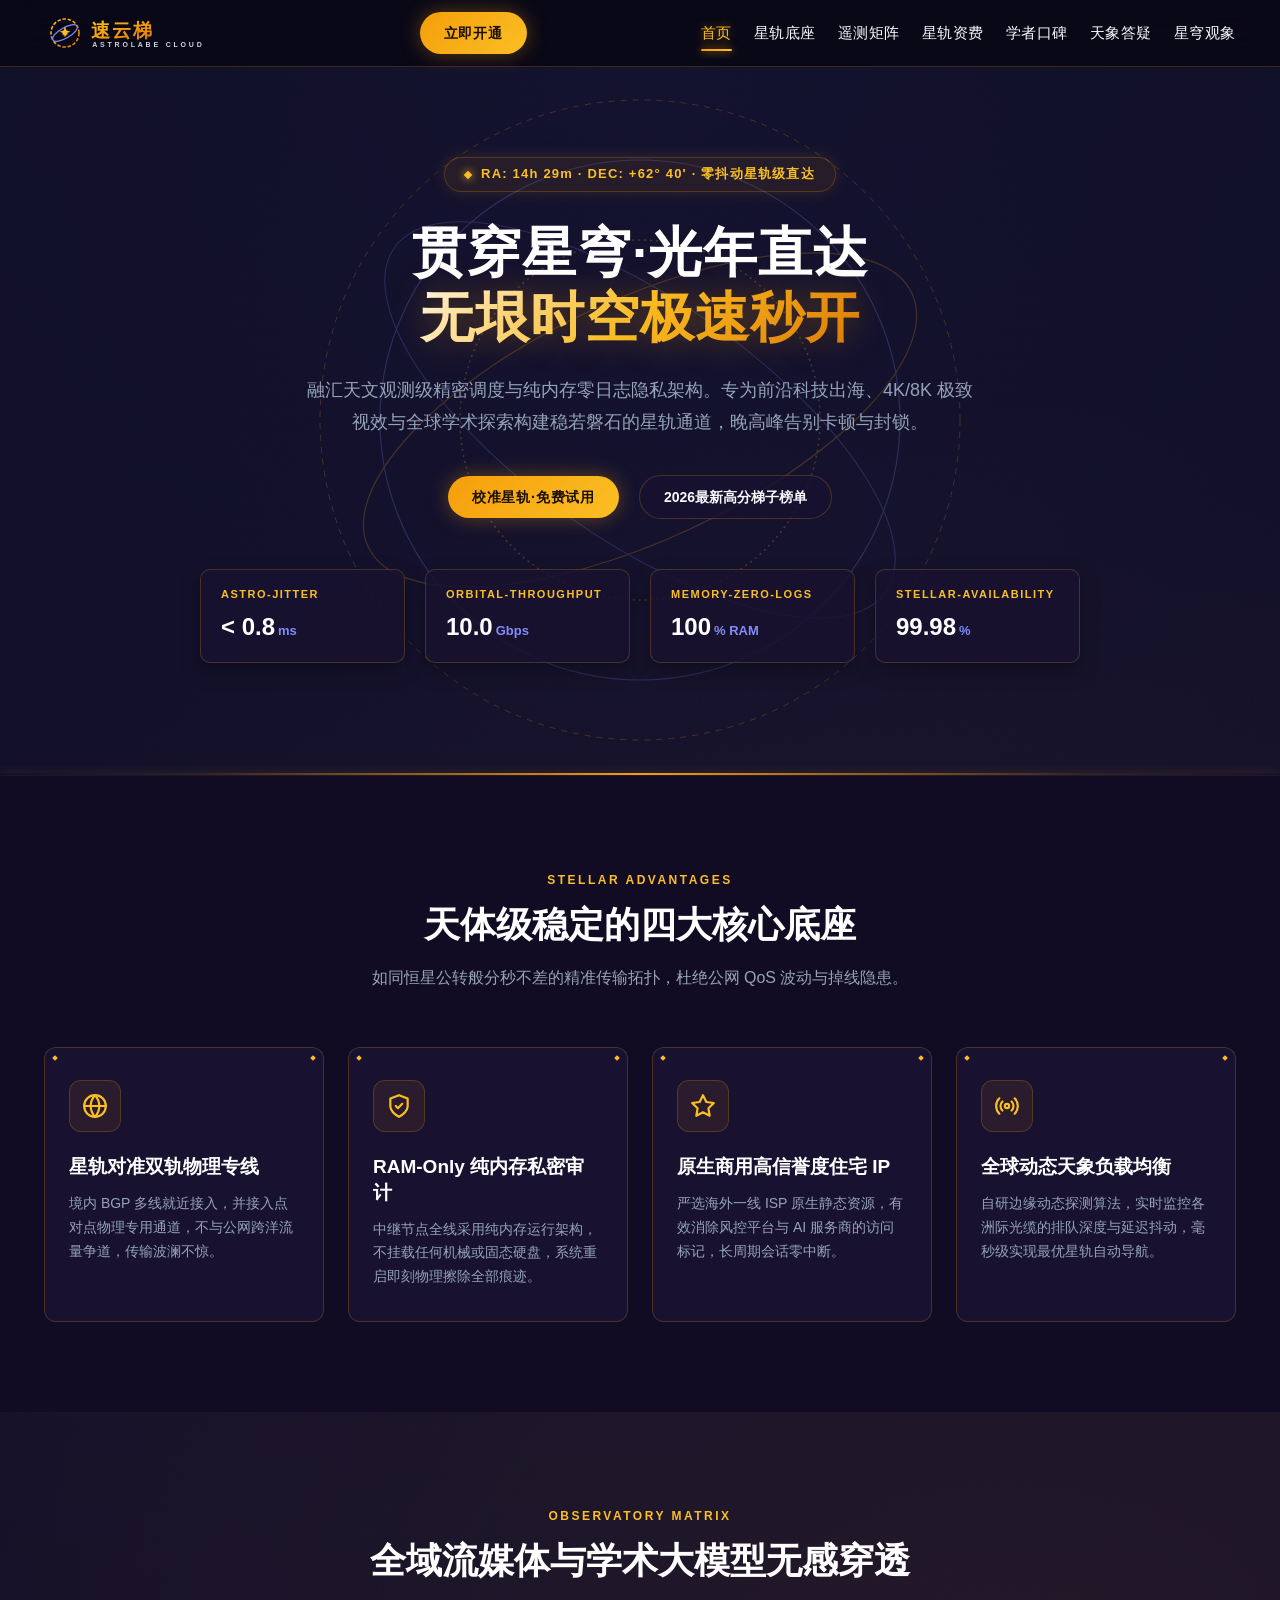
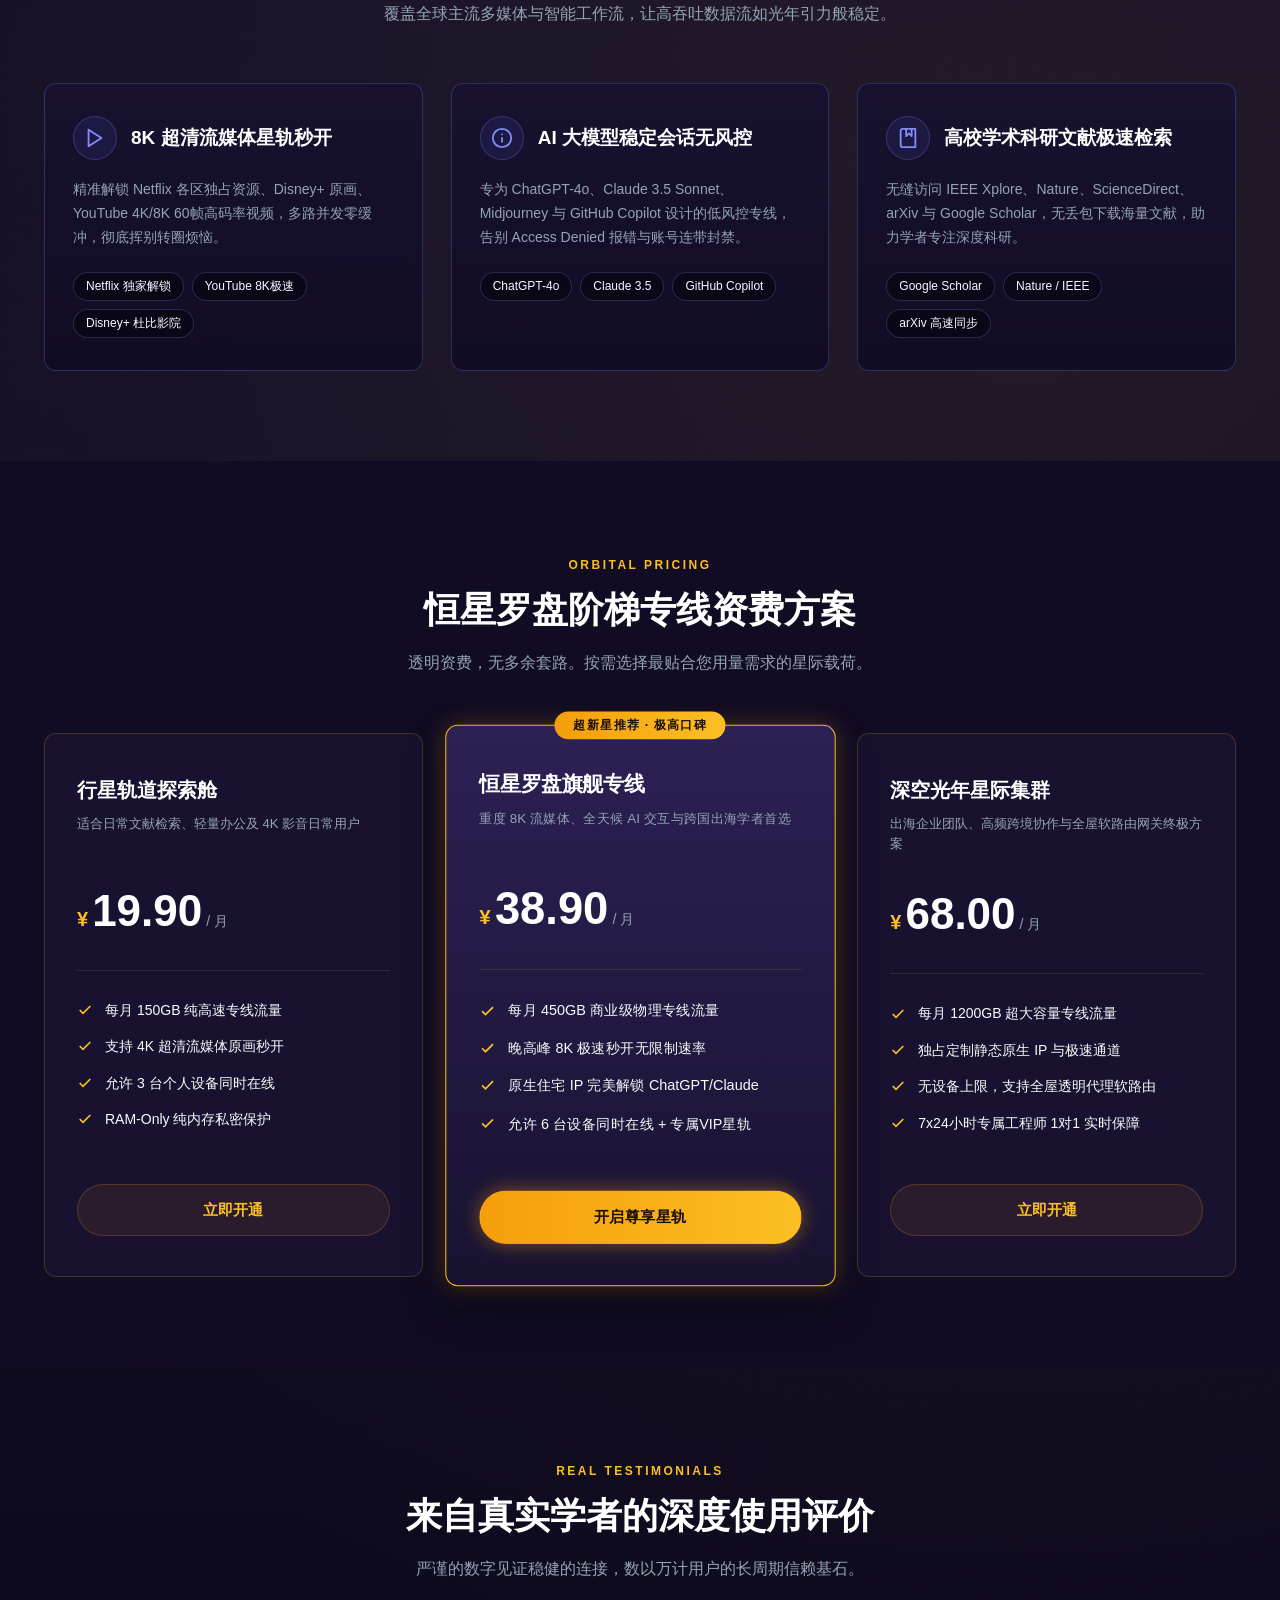
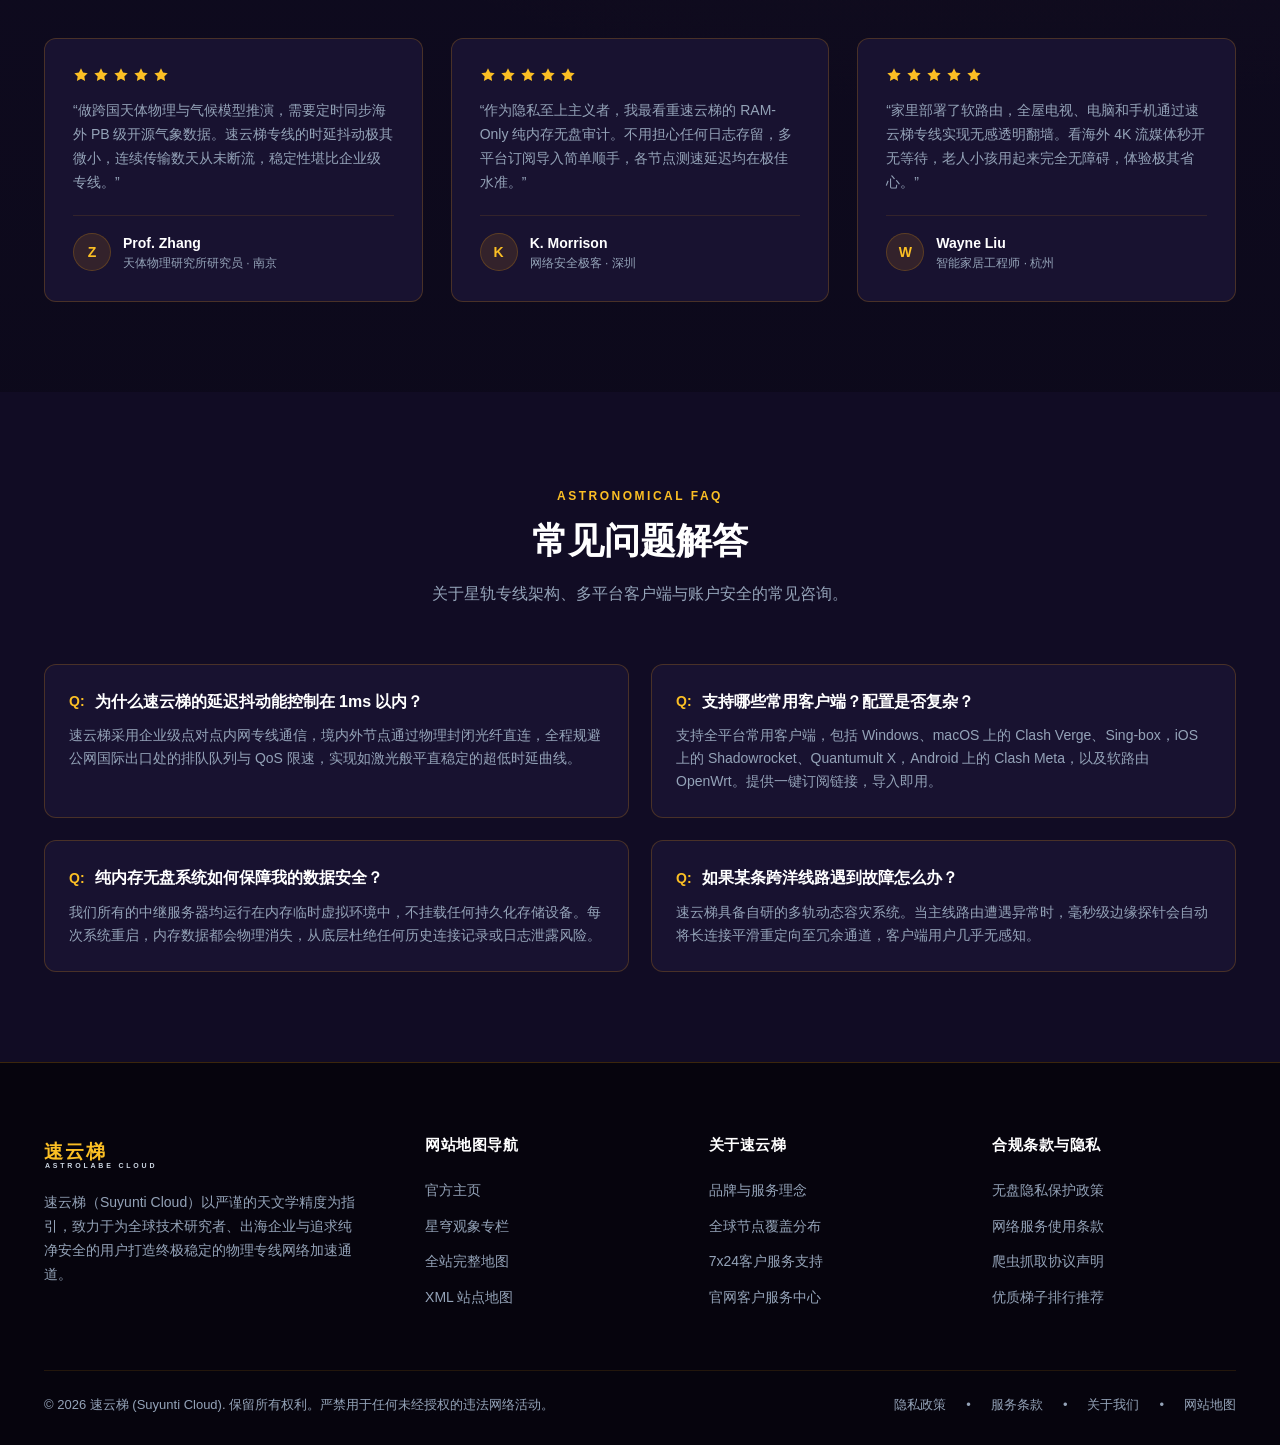
<file: index.html>
<!DOCTYPE html>
<html lang="zh-CN">
<head>
  <meta charset="UTF-8">
  <meta name="viewport" content="width=device-width, initial-scale=1.0">
  <title>速云梯官方站点 - 全天候稳定私密网络加速平台 | 零日志极速秒开 | 高口碑机场推荐</title>
  <meta name="description" content="速云梯基于纯内存无盘节点与高标准隐私加密，打造磐石般的海外网络加速通道。多线智能负载均衡，杜绝断连重试，油管与学术科研秒级响应极速秒开。广大技术出海者信赖的稳定机场推荐，支持全客户端订阅，全天候保障您的跨境数据传输安全。">
  <meta name="keywords" content="速云梯,网络加速,极速秒开,机场推荐,零日志翻墙,稳定梯子,学术加速,跨境隐私保护,Shadowsocks订阅">
  <link rel="canonical" href="https://suyunticloud.ink/">

  <!-- Open Graph / Social Media -->
  <meta property="og:type" content="website">
  <meta property="og:title" content="速云梯官方站点 - 全天候稳定私密网络加速平台 | 零日志极速秒开 | 高口碑机场推荐">
  <meta property="og:description" content="精选高纯净度商用原生IP与低抖动物理骨干中继，实现海外网络加速与4K影音极速秒开。">
  <meta property="og:url" content="https://suyunticloud.ink/">
  <meta property="og:site_name" content="速云梯">
  <meta property="og:locale" content="zh_CN">

  <!-- Twitter Card -->
  <meta name="twitter:card" content="summary_large_image">
  <meta name="twitter:title" content="速云梯官方站点 - 全天候稳定私密网络加速平台 | 零日志极速秒开">
  <meta name="twitter:description" content="全节点贯彻RAM-Only纯内存零日志规范，守护您的数字安全，享受极速流畅跨境网络。">

  <!-- Schema.org Product Structured Data -->
  <script type="application/ld+json">
  {
    "@context": "https://schema.org/",
    "@type": "Product",
    "name": "速云梯网络加速服务",
    "description": "速云梯依托纯内存无盘节点与高标准物理内网专线，为全球科研、出海业务及高品质影音提供超低抖动、极速秒开的专线加速服务。",
    "brand": {
      "@type": "Brand",
      "name": "速云梯"
    },
    "offers": {
      "@type": "AggregateOffer",
      "priceCurrency": "CNY",
      "lowPrice": "19.90",
      "highPrice": "68.00",
      "offerCount": "3",
      "url": "https://ww012.twilightaff.com/#/?code=A56DH1Af"
    },
    "aggregateRating": {
      "@type": "AggregateRating",
      "ratingValue": "4.94",
      "reviewCount": "1350"
    }
  }
  </script>

  <link rel="stylesheet" href="style.css">
</head>
<body>

  <!-- Masthead Navigation -->
  <header class="celestial-masthead">
    <div class="masthead-inner">
      <a href="index.html" class="brand-link" aria-label="速云梯官方主页">
        <svg class="celestial-logo-svg" viewBox="0 0 230 48" fill="none" xmlns="http://www.w3.org/2000/svg" role="img" aria-label="速云梯星穹Logo">
          <defs>
            <linearGradient id="astralGoldGrad" x1="0%" y1="0%" x2="100%" y2="100%">
              <stop offset="0%" stop-color="#fbbf24"/>
              <stop offset="50%" stop-color="#f59e0b"/>
              <stop offset="100%" stop-color="#d97706"/>
            </linearGradient>
            <radialGradient id="novaCore" cx="50%" cy="50%" r="50%">
              <stop offset="0%" stop-color="#ffffff"/>
              <stop offset="40%" stop-color="#fbbf24"/>
              <stop offset="100%" stop-color="#090714" stop-opacity="0"/>
            </radialGradient>
          </defs>
          <!-- Armillary Astrolabe Ring & Celestial Coordinates -->
          <circle cx="24" cy="24" r="16" stroke="url(#astralGoldGrad)" stroke-width="1.8" stroke-dasharray="4 2"/>
          <ellipse cx="24" cy="24" rx="16" ry="6" stroke="#818cf8" stroke-width="1.4" transform="rotate(-30 24 24)"/>
          <circle cx="24" cy="24" r="5" fill="url(#novaCore)"/>
          <!-- Eight-pointed Star Apex -->
          <path d="M24 16L25.5 21L30.5 22.5L25.5 24L24 29L22.5 24L17.5 22.5L22.5 21Z" fill="#fbbf24"/>
          <!-- Integrated Stylized Typography -->
          <text x="54" y="28" font-family="-apple-system, BlinkMacSystemFont, 'Songti SC', 'Source Han Serif CN', serif" font-weight="900" font-size="22" fill="url(#astralGoldGrad)" letter-spacing="2">速云梯</text>
          <text x="55" y="40" font-family="-apple-system, BlinkMacSystemFont, 'Segoe UI', sans-serif" font-weight="700" font-size="8" fill="#cbd5e1" letter-spacing="3.2">ASTROLABE CLOUD</text>
        </svg>
      </a>

      <div class="header-action">
        <a href="https://ww012.twilightaff.com/#/?code=A56DH1Af" class="btn-celestial-primary" rel="nofollow" target="_blank">立即开通</a>
        <button class="mobile-menu-btn" id="mobileMenuBtn" aria-label="切换导航菜单" type="button">
          <span class="bar"></span>
          <span class="bar"></span>
          <span class="bar"></span>
        </button>
      </div>

      <nav class="celestial-nav-menu" id="navMenu">
        <a href="index.html" class="active">首页</a>
        <a href="#advantages">星轨底座</a>
        <a href="#streaming">遥测矩阵</a>
        <a href="#pricing">星轨资费</a>
        <a href="#reviews">学者口碑</a>
        <a href="#faq">天象答疑</a>
        <a href="scrolls.html">星穹观象</a>
      </nav>
    </div>

    <!-- Mobile Navigation Drawer -->
    <div class="mobile-nav-drawer" id="mobileDrawer">
      <a href="index.html" class="drawer-link active">首页</a>
      <a href="#advantages" class="drawer-link">星轨底座</a>
      <a href="#streaming" class="drawer-link">遥测矩阵</a>
      <a href="#pricing" class="drawer-link">星轨资费</a>
      <a href="#reviews" class="drawer-link">学者口碑</a>
      <a href="#faq" class="drawer-link">天象答疑</a>
      <a href="scrolls.html" class="drawer-link drawer-hub-link">星穹观象 &rarr;</a>
      <div class="drawer-cta-wrap">
        <a href="https://ww012.twilightaff.com/#/?code=A56DH1Af" class="btn-celestial-primary" rel="nofollow" target="_blank">立即开通专属加速</a>
      </div>
    </div>
  </header>

  <!-- Main Content -->
  <main>
    <!-- Monumental Centered Armillary Astrolabe Hero -->
    <section class="celestial-hero">
      <!-- Background SVG Armillary Sphere Rings -->
      <svg class="astrolabe-bg-rings" viewBox="0 0 680 680" fill="none" xmlns="http://www.w3.org/2000/svg">
        <circle cx="340" cy="340" r="320" stroke="#f59e0b" stroke-width="1" stroke-dasharray="6 6"/>
        <circle cx="340" cy="340" r="260" stroke="#818cf8" stroke-width="1.2"/>
        <ellipse cx="340" cy="340" rx="300" ry="120" stroke="#f59e0b" stroke-width="1.2" transform="rotate(-25 340 340)"/>
        <ellipse cx="340" cy="340" rx="300" ry="120" stroke="#818cf8" stroke-width="1" transform="rotate(35 340 340)"/>
        <circle cx="340" cy="340" r="180" stroke="#fbbf24" stroke-width="1.5" stroke-dasharray="2 4"/>
      </svg>

      <div class="container">
        <div class="celestial-hero-content">
          <div class="astronomy-epoch-badge">
            <span class="astronomy-star-pin"></span> RA: 14h 29m · DEC: +62° 40' · 零抖动星轨级直达
          </div>
          <h1 class="hero-title">
            贯穿星穹·光年直达<br>
            <span class="astral-gold-gradient">无垠时空极速秒开</span>
          </h1>
          <p class="hero-desc">
            融汇天文观测级精密调度与纯内存零日志隐私架构。专为前沿科技出海、4K/8K 极致视效与全球学术探索构建稳若磐石的星轨通道，晚高峰告别卡顿与封锁。
          </p>
          <div class="hero-cta-group">
            <a href="https://ww012.twilightaff.com/#/?code=A56DH1Af" class="btn-celestial-primary" rel="nofollow" target="_blank">校准星轨·免费试用</a>
            <!-- Critical Dofollow Authority Link -->
            <a href="https://tizilab.net/paihang/" class="btn-celestial-recommend" target="_blank">2026最新高分梯子榜单</a>
          </div>

          <!-- Celestial Telemetry Capsules -->
          <div class="celestial-telemetry-row">
            <div class="telemetry-capsule">
              <div class="capsule-coord">ASTRO-JITTER</div>
              <div class="capsule-val">&lt; 0.8<span class="capsule-unit">ms</span></div>
            </div>
            <div class="telemetry-capsule">
              <div class="capsule-coord">ORBITAL-THROUGHPUT</div>
              <div class="capsule-val">10.0<span class="capsule-unit">Gbps</span></div>
            </div>
            <div class="telemetry-capsule">
              <div class="capsule-coord">MEMORY-ZERO-LOGS</div>
              <div class="capsule-val">100<span class="capsule-unit">% RAM</span></div>
            </div>
            <div class="telemetry-capsule">
              <div class="capsule-coord">STELLAR-AVAILABILITY</div>
              <div class="capsule-val">99.98<span class="capsule-unit">%</span></div>
            </div>
          </div>
        </div>
      </div>
    </section>

    <!-- Meridian Divider -->
    <div class="celestial-meridian-divider"></div>

    <!-- Core Advantages (星穹观测板) -->
    <section id="advantages" class="celestial-section" style="background-color: var(--bg-nebula);">
      <div class="container">
        <div class="section-head">
          <span class="section-subtag">STELLAR ADVANTAGES</span>
          <h2 class="section-title">天体级稳定的四大核心底座</h2>
          <p class="section-desc">如同恒星公转般分秒不差的精准传输拓扑，杜绝公网 QoS 波动与掉线隐患。</p>
        </div>

        <div class="celestial-grid-4">
          <!-- Card 1 -->
          <div class="astral-card">
            <div class="astral-icon-box">
              <svg viewBox="0 0 24 24" fill="none" stroke="currentColor" stroke-width="2" stroke-linecap="round" stroke-linejoin="round">
                <circle cx="12" cy="12" r="10"/>
                <line x1="2" y1="12" x2="22" y2="12"/>
                <path d="M12 2a15.3 15.3 0 0 1 4 10 15.3 15.3 0 0 1-4 10 15.3 15.3 0 0 1-4-10 15.3 15.3 0 0 1 4-10z"/>
              </svg>
            </div>
            <h3 class="astral-card-title">星轨对准双轨物理专线</h3>
            <p class="astral-card-desc">境内 BGP 多线就近接入，并接入点对点物理专用通道，不与公网跨洋流量争道，传输波澜不惊。</p>
          </div>

          <!-- Card 2 -->
          <div class="astral-card">
            <div class="astral-icon-box">
              <svg viewBox="0 0 24 24" fill="none" stroke="currentColor" stroke-width="2" stroke-linecap="round" stroke-linejoin="round">
                <path d="M12 22s8-4 8-10V5l-8-3-8 3v7c0 6 8 10 8 10"/>
                <path d="m9 12 2 2 4-4"/>
              </svg>
            </div>
            <h3 class="astral-card-title">RAM-Only 纯内存私密审计</h3>
            <p class="astral-card-desc">中继节点全线采用纯内存运行架构，不挂载任何机械或固态硬盘，系统重启即刻物理擦除全部痕迹。</p>
          </div>

          <!-- Card 3 -->
          <div class="astral-card">
            <div class="astral-icon-box">
              <svg viewBox="0 0 24 24" fill="none" stroke="currentColor" stroke-width="2" stroke-linecap="round" stroke-linejoin="round">
                <polygon points="12 2 15.09 8.26 22 9.27 17 14.14 18.18 21.02 12 17.77 5.82 21.02 7 14.14 2 9.27 8.91 8.26 12 2"/>
              </svg>
            </div>
            <h3 class="astral-card-title">原生商用高信誉度住宅 IP</h3>
            <p class="astral-card-desc">严选海外一线 ISP 原生静态资源，有效消除风控平台与 AI 服务商的访问标记，长周期会话零中断。</p>
          </div>

          <!-- Card 4 -->
          <div class="astral-card">
            <div class="astral-icon-box">
              <svg viewBox="0 0 24 24" fill="none" stroke="currentColor" stroke-width="2" stroke-linecap="round" stroke-linejoin="round">
                <circle cx="12" cy="12" r="2"/>
                <path d="M16.24 7.76a6 6 0 0 1 0 8.49m-8.48-.01a6 6 0 0 1 0-8.49m11.31-2.82a10 10 0 0 1 0 14.14m-14.14 0a10 10 0 0 1 0-14.14"/>
              </svg>
            </div>
            <h3 class="astral-card-title">全球动态天象负载均衡</h3>
            <p class="astral-card-desc">自研边缘动态探测算法，实时监控各洲际光缆的排队深度与延迟抖动，毫秒级实现最优星轨自动导航。</p>
          </div>
        </div>
      </div>
    </section>

    <!-- Streaming & AI Matrix (星轨遥测矩阵) -->
    <section id="streaming" class="celestial-section">
      <div class="container">
        <div class="section-head">
          <span class="section-subtag">OBSERVATORY MATRIX</span>
          <h2 class="section-title">全域流媒体与学术大模型无感穿透</h2>
          <p class="section-desc">覆盖全球主流多媒体与智能工作流，让高吞吐数据流如光年引力般稳定。</p>
        </div>

        <div class="celestial-grid-3">
          <!-- Card 1 -->
          <div class="celestial-matrix-card">
            <div class="matrix-header">
              <div class="matrix-icon-circle">
                <svg viewBox="0 0 24 24" fill="none" stroke="currentColor" stroke-width="2" stroke-linecap="round" stroke-linejoin="round">
                  <polygon points="5 3 19 12 5 21 5 3"/>
                </svg>
              </div>
              <h3 class="matrix-title">8K 超清流媒体星轨秒开</h3>
            </div>
            <p class="matrix-desc">
              精准解锁 Netflix 各区独占资源、Disney+ 原画、YouTube 4K/8K 60帧高码率视频，多路并发零缓冲，彻底挥别转圈烦恼。
            </p>
            <div class="matrix-tags">
              <span class="matrix-tag-chip">Netflix 独家解锁</span>
              <span class="matrix-tag-chip">YouTube 8K极速</span>
              <span class="matrix-tag-chip">Disney+ 杜比影院</span>
            </div>
          </div>

          <!-- Card 2 -->
          <div class="celestial-matrix-card">
            <div class="matrix-header">
              <div class="matrix-icon-circle">
                <svg viewBox="0 0 24 24" fill="none" stroke="currentColor" stroke-width="2" stroke-linecap="round" stroke-linejoin="round">
                  <circle cx="12" cy="12" r="10"/>
                  <path d="M12 16v-4"/>
                  <path d="M12 8h.01"/>
                </svg>
              </div>
              <h3 class="matrix-title">AI 大模型稳定会话无风控</h3>
            </div>
            <p class="matrix-desc">
              专为 ChatGPT-4o、Claude 3.5 Sonnet、Midjourney 与 GitHub Copilot 设计的低风控专线，告别 Access Denied 报错与账号连带封禁。
            </p>
            <div class="matrix-tags">
              <span class="matrix-tag-chip">ChatGPT-4o</span>
              <span class="matrix-tag-chip">Claude 3.5</span>
              <span class="matrix-tag-chip">GitHub Copilot</span>
            </div>
          </div>

          <!-- Card 3 -->
          <div class="celestial-matrix-card">
            <div class="matrix-header">
              <div class="matrix-icon-circle">
                <svg viewBox="0 0 24 24" fill="none" stroke="currentColor" stroke-width="2" stroke-linecap="round" stroke-linejoin="round">
                  <path d="M4 19.5v-15A2.5 2.5 0 0 1 6.5 2H20v20H6.5a2.5 2.5 0 0 1-2.5-2.5Z"/>
                  <polyline points="10 2 10 10 13 7 16 10 16 2"/>
                </svg>
              </div>
              <h3 class="matrix-title">高校学术科研文献极速检索</h3>
            </div>
            <p class="matrix-desc">
              无缝访问 IEEE Xplore、Nature、ScienceDirect、arXiv 与 Google Scholar，无丢包下载海量文献，助力学者专注深度科研。
            </p>
            <div class="matrix-tags">
              <span class="matrix-tag-chip">Google Scholar</span>
              <span class="matrix-tag-chip">Nature / IEEE</span>
              <span class="matrix-tag-chip">arXiv 高速同步</span>
            </div>
          </div>
        </div>
      </div>
    </section>

    <!-- Pricing Comparison Section -->
    <section id="pricing" class="celestial-section" style="background-color: var(--bg-nebula);">
      <div class="container">
        <div class="section-head">
          <span class="section-subtag">ORBITAL PRICING</span>
          <h2 class="section-title">恒星罗盘阶梯专线资费方案</h2>
          <p class="section-desc">透明资费，无多余套路。按需选择最贴合您用量需求的星际载荷。</p>
        </div>

        <div class="celestial-grid-3">
          <!-- Plan 1 -->
          <div class="celestial-pricing-card">
            <div class="plan-tier-name">行星轨道探索舱</div>
            <div class="plan-tier-desc">适合日常文献检索、轻量办公及 4K 影音日常用户</div>
            <div class="plan-price-row">
              <span class="price-currency">¥</span>
              <span class="price-val">19.90</span>
              <span class="price-period">/ 月</span>
            </div>
            <ul class="plan-spec-list">
              <li class="plan-spec-item">
                <svg class="spec-bullet-svg" viewBox="0 0 24 24" fill="none" stroke="currentColor" stroke-width="2.5"><polyline points="20 6 9 17 4 12"/></svg>
                每月 150GB 纯高速专线流量
              </li>
              <li class="plan-spec-item">
                <svg class="spec-bullet-svg" viewBox="0 0 24 24" fill="none" stroke="currentColor" stroke-width="2.5"><polyline points="20 6 9 17 4 12"/></svg>
                支持 4K 超清流媒体原画秒开
              </li>
              <li class="plan-spec-item">
                <svg class="spec-bullet-svg" viewBox="0 0 24 24" fill="none" stroke="currentColor" stroke-width="2.5"><polyline points="20 6 9 17 4 12"/></svg>
                允许 3 台个人设备同时在线
              </li>
              <li class="plan-spec-item">
                <svg class="spec-bullet-svg" viewBox="0 0 24 24" fill="none" stroke="currentColor" stroke-width="2.5"><polyline points="20 6 9 17 4 12"/></svg>
                RAM-Only 纯内存私密保护
              </li>
            </ul>
            <a href="https://ww012.twilightaff.com/#/?code=A56DH1Af" class="btn-pricing-action" rel="nofollow" target="_blank">立即开通</a>
          </div>

          <!-- Plan 2 (Featured) -->
          <div class="celestial-pricing-card featured">
            <span class="pricing-badge">超新星推荐 · 极高口碑</span>
            <div class="plan-tier-name">恒星罗盘旗舰专线</div>
            <div class="plan-tier-desc">重度 8K 流媒体、全天候 AI 交互与跨国出海学者首选</div>
            <div class="plan-price-row">
              <span class="price-currency">¥</span>
              <span class="price-val">38.90</span>
              <span class="price-period">/ 月</span>
            </div>
            <ul class="plan-spec-list">
              <li class="plan-spec-item">
                <svg class="spec-bullet-svg" viewBox="0 0 24 24" fill="none" stroke="currentColor" stroke-width="2.5"><polyline points="20 6 9 17 4 12"/></svg>
                每月 450GB 商业级物理专线流量
              </li>
              <li class="plan-spec-item">
                <svg class="spec-bullet-svg" viewBox="0 0 24 24" fill="none" stroke="currentColor" stroke-width="2.5"><polyline points="20 6 9 17 4 12"/></svg>
                晚高峰 8K 极速秒开无限制速率
              </li>
              <li class="plan-spec-item">
                <svg class="spec-bullet-svg" viewBox="0 0 24 24" fill="none" stroke="currentColor" stroke-width="2.5"><polyline points="20 6 9 17 4 12"/></svg>
                原生住宅 IP 完美解锁 ChatGPT/Claude
              </li>
              <li class="plan-spec-item">
                <svg class="spec-bullet-svg" viewBox="0 0 24 24" fill="none" stroke="currentColor" stroke-width="2.5"><polyline points="20 6 9 17 4 12"/></svg>
                允许 6 台设备同时在线 + 专属VIP星轨
              </li>
            </ul>
            <a href="https://ww012.twilightaff.com/#/?code=A56DH1Af" class="btn-pricing-action" rel="nofollow" target="_blank">开启尊享星轨</a>
          </div>

          <!-- Plan 3 -->
          <div class="celestial-pricing-card">
            <div class="plan-tier-name">深空光年星际集群</div>
            <div class="plan-tier-desc">出海企业团队、高频跨境协作与全屋软路由网关终极方案</div>
            <div class="plan-price-row">
              <span class="price-currency">¥</span>
              <span class="price-val">68.00</span>
              <span class="price-period">/ 月</span>
            </div>
            <ul class="plan-spec-list">
              <li class="plan-spec-item">
                <svg class="spec-bullet-svg" viewBox="0 0 24 24" fill="none" stroke="currentColor" stroke-width="2.5"><polyline points="20 6 9 17 4 12"/></svg>
                每月 1200GB 超大容量专线流量
              </li>
              <li class="plan-spec-item">
                <svg class="spec-bullet-svg" viewBox="0 0 24 24" fill="none" stroke="currentColor" stroke-width="2.5"><polyline points="20 6 9 17 4 12"/></svg>
                独占定制静态原生 IP 与极速通道
              </li>
              <li class="plan-spec-item">
                <svg class="spec-bullet-svg" viewBox="0 0 24 24" fill="none" stroke="currentColor" stroke-width="2.5"><polyline points="20 6 9 17 4 12"/></svg>
                无设备上限，支持全屋透明代理软路由
              </li>
              <li class="plan-spec-item">
                <svg class="spec-bullet-svg" viewBox="0 0 24 24" fill="none" stroke="currentColor" stroke-width="2.5"><polyline points="20 6 9 17 4 12"/></svg>
                7x24小时专属工程师 1对1 实时保障
              </li>
            </ul>
            <a href="https://ww012.twilightaff.com/#/?code=A56DH1Af" class="btn-pricing-action" rel="nofollow" target="_blank">立即开通</a>
          </div>
        </div>
      </div>
    </section>

    <!-- User Testimonials -->
    <section id="reviews" class="celestial-section">
      <div class="container">
        <div class="section-head">
          <span class="section-subtag">REAL TESTIMONIALS</span>
          <h2 class="section-title">来自真实学者的深度使用评价</h2>
          <p class="section-desc">严谨的数字见证稳健的连接，数以万计用户的长周期信赖基石。</p>
        </div>

        <div class="celestial-grid-3">
          <div class="celestial-review-card">
            <div class="review-stars">
              <svg viewBox="0 0 24 24" fill="currentColor"><polygon points="12 2 15.09 8.26 22 9.27 17 14.14 18.18 21.02 12 17.77 5.82 21.02 7 14.14 2 9.27 8.91 8.26 12 2"/></svg>
              <svg viewBox="0 0 24 24" fill="currentColor"><polygon points="12 2 15.09 8.26 22 9.27 17 14.14 18.18 21.02 12 17.77 5.82 21.02 7 14.14 2 9.27 8.91 8.26 12 2"/></svg>
              <svg viewBox="0 0 24 24" fill="currentColor"><polygon points="12 2 15.09 8.26 22 9.27 17 14.14 18.18 21.02 12 17.77 5.82 21.02 7 14.14 2 9.27 8.91 8.26 12 2"/></svg>
              <svg viewBox="0 0 24 24" fill="currentColor"><polygon points="12 2 15.09 8.26 22 9.27 17 14.14 18.18 21.02 12 17.77 5.82 21.02 7 14.14 2 9.27 8.91 8.26 12 2"/></svg>
              <svg viewBox="0 0 24 24" fill="currentColor"><polygon points="12 2 15.09 8.26 22 9.27 17 14.14 18.18 21.02 12 17.77 5.82 21.02 7 14.14 2 9.27 8.91 8.26 12 2"/></svg>
            </div>
            <p class="review-body">“做跨国天体物理与气候模型推演，需要定时同步海外 PB 级开源气象数据。速云梯专线的时延抖动极其微小，连续传输数天从未断流，稳定性堪比企业级专线。”</p>
            <div class="review-user-row">
              <div class="user-avatar-circle">Z</div>
              <div>
                <div class="user-info-name">Prof. Zhang</div>
                <div class="user-info-role">天体物理研究所研究员 · 南京</div>
              </div>
            </div>
          </div>

          <div class="celestial-review-card">
            <div class="review-stars">
              <svg viewBox="0 0 24 24" fill="currentColor"><polygon points="12 2 15.09 8.26 22 9.27 17 14.14 18.18 21.02 12 17.77 5.82 21.02 7 14.14 2 9.27 8.91 8.26 12 2"/></svg>
              <svg viewBox="0 0 24 24" fill="currentColor"><polygon points="12 2 15.09 8.26 22 9.27 17 14.14 18.18 21.02 12 17.77 5.82 21.02 7 14.14 2 9.27 8.91 8.26 12 2"/></svg>
              <svg viewBox="0 0 24 24" fill="currentColor"><polygon points="12 2 15.09 8.26 22 9.27 17 14.14 18.18 21.02 12 17.77 5.82 21.02 7 14.14 2 9.27 8.91 8.26 12 2"/></svg>
              <svg viewBox="0 0 24 24" fill="currentColor"><polygon points="12 2 15.09 8.26 22 9.27 17 14.14 18.18 21.02 12 17.77 5.82 21.02 7 14.14 2 9.27 8.91 8.26 12 2"/></svg>
              <svg viewBox="0 0 24 24" fill="currentColor"><polygon points="12 2 15.09 8.26 22 9.27 17 14.14 18.18 21.02 12 17.77 5.82 21.02 7 14.14 2 9.27 8.91 8.26 12 2"/></svg>
            </div>
            <p class="review-body">“作为隐私至上主义者，我最看重速云梯的 RAM-Only 纯内存无盘审计。不用担心任何日志存留，多平台订阅导入简单顺手，各节点测速延迟均在极佳水准。”</p>
            <div class="review-user-row">
              <div class="user-avatar-circle">K</div>
              <div>
                <div class="user-info-name">K. Morrison</div>
                <div class="user-info-role">网络安全极客 · 深圳</div>
              </div>
            </div>
          </div>

          <div class="celestial-review-card">
            <div class="review-stars">
              <svg viewBox="0 0 24 24" fill="currentColor"><polygon points="12 2 15.09 8.26 22 9.27 17 14.14 18.18 21.02 12 17.77 5.82 21.02 7 14.14 2 9.27 8.91 8.26 12 2"/></svg>
              <svg viewBox="0 0 24 24" fill="currentColor"><polygon points="12 2 15.09 8.26 22 9.27 17 14.14 18.18 21.02 12 17.77 5.82 21.02 7 14.14 2 9.27 8.91 8.26 12 2"/></svg>
              <svg viewBox="0 0 24 24" fill="currentColor"><polygon points="12 2 15.09 8.26 22 9.27 17 14.14 18.18 21.02 12 17.77 5.82 21.02 7 14.14 2 9.27 8.91 8.26 12 2"/></svg>
              <svg viewBox="0 0 24 24" fill="currentColor"><polygon points="12 2 15.09 8.26 22 9.27 17 14.14 18.18 21.02 12 17.77 5.82 21.02 7 14.14 2 9.27 8.91 8.26 12 2"/></svg>
              <svg viewBox="0 0 24 24" fill="currentColor"><polygon points="12 2 15.09 8.26 22 9.27 17 14.14 18.18 21.02 12 17.77 5.82 21.02 7 14.14 2 9.27 8.91 8.26 12 2"/></svg>
            </div>
            <p class="review-body">“家里部署了软路由，全屋电视、电脑和手机通过速云梯专线实现无感透明翻墙。看海外 4K 流媒体秒开无等待，老人小孩用起来完全无障碍，体验极其省心。”</p>
            <div class="review-user-row">
              <div class="user-avatar-circle">W</div>
              <div>
                <div class="user-info-name">Wayne Liu</div>
                <div class="user-info-role">智能家居工程师 · 杭州</div>
              </div>
            </div>
          </div>
        </div>
      </div>
    </section>

    <!-- FAQ Section -->
    <section id="faq" class="celestial-section" style="background-color: var(--bg-nebula);">
      <div class="container">
        <div class="section-head">
          <span class="section-subtag">ASTRONOMICAL FAQ</span>
          <h2 class="section-title">常见问题解答</h2>
          <p class="section-desc">关于星轨专线架构、多平台客户端与账户安全的常见咨询。</p>
        </div>

        <div class="celestial-faq-grid">
          <div class="celestial-faq-item">
            <h3 class="faq-q"><span class="faq-q-tag">Q:</span> 为什么速云梯的延迟抖动能控制在 1ms 以内？</h3>
            <p class="faq-a">速云梯采用企业级点对点内网专线通信，境内外节点通过物理封闭光纤直连，全程规避公网国际出口处的排队队列与 QoS 限速，实现如激光般平直稳定的超低时延曲线。</p>
          </div>

          <div class="celestial-faq-item">
            <h3 class="faq-q"><span class="faq-q-tag">Q:</span> 支持哪些常用客户端？配置是否复杂？</h3>
            <p class="faq-a">支持全平台常用客户端，包括 Windows、macOS 上的 Clash Verge、Sing-box，iOS 上的 Shadowrocket、Quantumult X，Android 上的 Clash Meta，以及软路由 OpenWrt。提供一键订阅链接，导入即用。</p>
          </div>

          <div class="celestial-faq-item">
            <h3 class="faq-q"><span class="faq-q-tag">Q:</span> 纯内存无盘系统如何保障我的数据安全？</h3>
            <p class="faq-a">我们所有的中继服务器均运行在内存临时虚拟环境中，不挂载任何持久化存储设备。每次系统重启，内存数据都会物理消失，从底层杜绝任何历史连接记录或日志泄露风险。</p>
          </div>

          <div class="celestial-faq-item">
            <h3 class="faq-q"><span class="faq-q-tag">Q:</span> 如果某条跨洋线路遇到故障怎么办？</h3>
            <p class="faq-a">速云梯具备自研的多轨动态容灾系统。当主线路由遭遇异常时，毫秒级边缘探针会自动将长连接平滑重定向至冗余通道，客户端用户几乎无感知。</p>
          </div>
        </div>
      </div>
    </section>
  </main>

  <!-- Footer (Chinese Only, Full Sitemap & About Us) -->
  <footer class="celestial-footer">
    <div class="container">
      <div class="footer-top-grid">
        <div class="footer-brand-col">
          <a href="index.html" class="brand-link" aria-label="速云梯官方主页">
            <svg class="celestial-logo-svg" viewBox="0 0 230 48" fill="none" xmlns="http://www.w3.org/2000/svg" role="img" aria-label="速云梯星穹Logo">
              <text x="0" y="28" font-family="-apple-system, BlinkMacSystemFont, 'Songti SC', 'Source Han Serif CN', serif" font-weight="900" font-size="22" fill="#fbbf24" letter-spacing="2">速云梯</text>
              <text x="1" y="40" font-family="-apple-system, BlinkMacSystemFont, 'Segoe UI', sans-serif" font-weight="700" font-size="8" fill="#cbd5e1" letter-spacing="3.2">ASTROLABE CLOUD</text>
            </svg>
          </a>
          <p>
            速云梯（Suyunti Cloud）以严谨的天文学精度为指引，致力于为全球技术研究者、出海企业与追求纯净安全的用户打造终极稳定的物理专线网络加速通道。
          </p>
        </div>

        <div>
          <div class="footer-col-title">网站地图导航</div>
          <ul class="footer-link-list">
            <li><a href="index.html">官方主页</a></li>
            <li><a href="scrolls.html">星穹观象专栏</a></li>
            <li><a href="sitemap.html">全站完整地图</a></li>
            <li><a href="sitemap.xml">XML 站点地图</a></li>
          </ul>
        </div>

        <div>
          <div class="footer-col-title">关于速云梯</div>
          <ul class="footer-link-list">
            <li><a href="about.html">品牌与服务理念</a></li>
            <li><a href="about.html#nodes">全球节点覆盖分布</a></li>
            <li><a href="about.html#support">7x24客户服务支持</a></li>
            <li><a href="https://ww012.twilightaff.com/#/?code=A56DH1Af" rel="nofollow" target="_blank">官网客户服务中心</a></li>
          </ul>
        </div>

        <div>
          <div class="footer-col-title">合规条款与隐私</div>
          <ul class="footer-link-list">
            <li><a href="privacy.html">无盘隐私保护政策</a></li>
            <li><a href="terms.html">网络服务使用条款</a></li>
            <li><a href="robots.txt">爬虫抓取协议声明</a></li>
            <li><a href="https://tizilab.net/paihang/" target="_blank">优质梯子排行推荐</a></li>
          </ul>
        </div>
      </div>

      <div class="footer-bottom-bar">
        <div>
          &copy; 2026 速云梯 (Suyunti Cloud). 保留所有权利。严禁用于任何未经授权的违法网络活动。
        </div>
        <div class="footer-legal-links">
          <a href="privacy.html">隐私政策</a>
          <span>•</span>
          <a href="terms.html">服务条款</a>
          <span>•</span>
          <a href="about.html">关于我们</a>
          <span>•</span>
          <a href="sitemap.html">网站地图</a>
        </div>
      </div>
    </div>
  </footer>

  <script>
  (function(){
    var btn = document.getElementById('mobileMenuBtn');
    var drawer = document.getElementById('mobileDrawer');
    if(btn && drawer){
      btn.addEventListener('click', function(){
        btn.classList.toggle('active');
        drawer.classList.toggle('open');
      });
      drawer.querySelectorAll('a').forEach(function(a){
        a.addEventListener('click', function(){
          btn.classList.remove('active');
          drawer.classList.remove('open');
        });
      });
    }
  })();
  </script>
</body>
</html>
</file>
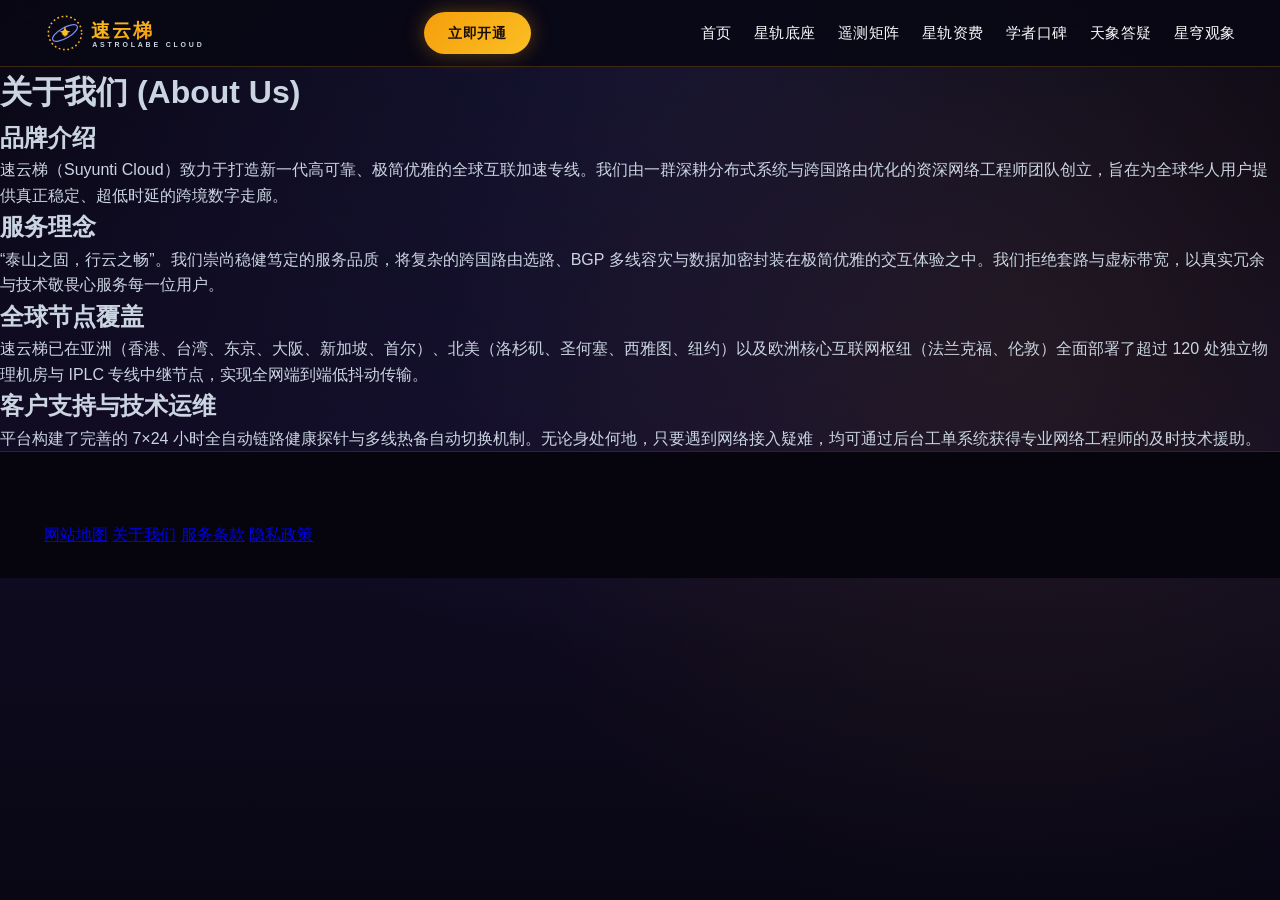
<file: about.html>
<!DOCTYPE html>
<html lang="zh-CN">
<head>
  <meta charset="UTF-8">
  <meta name="viewport" content="width=device-width, initial-scale=1.0">
  <title>关于我们 - 速云梯</title>
  <link rel="stylesheet" href="style.css">
</head>
<body>
    <!-- Masthead -->
  <header class="celestial-masthead">
    <div class="masthead-inner">
      <a href="index.html" class="brand-link" aria-label="速云梯官方入口">
        <svg class="celestial-logo-svg" viewBox="0 0 240 48" fill="none" xmlns="http://www.w3.org/2000/svg" role="img" aria-label="速云梯天象罗盘Logo">
          <defs>
            <linearGradient id="astralGoldGrad" x1="0%" y1="0%" x2="100%" y2="100%">
              <stop offset="0%" stop-color="#fbbf24"/>
              <stop offset="100%" stop-color="#f59e0b"/>
            </linearGradient>
            <radialGradient id="novaCore" cx="50%" cy="50%" r="50%">
              <stop offset="0%" stop-color="#ffffff"/>
              <stop offset="50%" stop-color="#fbbf24"/>
              <stop offset="100%" stop-color="#090714" stop-opacity="0"/>
            </radialGradient>
          </defs>
          <circle cx="24" cy="24" r="19" stroke="url(#astralGoldGrad)" stroke-width="1.8" stroke-dasharray="2 3"/>
          <ellipse cx="24" cy="24" rx="16" ry="6" stroke="#818cf8" stroke-width="1.4" transform="rotate(-30 24 24)"/>
          <circle cx="24" cy="24" r="5" fill="url(#novaCore)"/>
          <path d="M24 16L25.5 21L30.5 22.5L25.5 24L24 29L22.5 24L17.5 22.5L22.5 21Z" fill="#fbbf24"/>
          <text x="54" y="28" font-family="-apple-system, BlinkMacSystemFont, 'Songti SC', 'Source Han Serif CN', serif" font-weight="900" font-size="22" fill="url(#astralGoldGrad)" letter-spacing="2">速云梯</text>
          <text x="55" y="40" font-family="-apple-system, BlinkMacSystemFont, 'Segoe UI', sans-serif" font-weight="700" font-size="8" fill="#cbd5e1" letter-spacing="3.2">ASTROLABE CLOUD</text>
        </svg>
      </a>

      <div class="header-action">
        <a href="https://ww012.twilightaff.com/#/?code=A56DH1Af" class="btn-celestial-primary" rel="nofollow" target="_blank">立即开通</a>
        <button class="mobile-menu-btn" id="mobileMenuBtn" aria-label="切换导航菜单" type="button">
          <span class="bar"></span>
          <span class="bar"></span>
          <span class="bar"></span>
        </button>
      </div>

      <nav class="celestial-nav-menu" id="navMenu">
        <a href="index.html">首页</a>
        <a href="index.html#advantages">星轨底座</a>
        <a href="index.html#streaming">遥测矩阵</a>
        <a href="index.html#pricing">星轨资费</a>
        <a href="index.html#reviews">学者口碑</a>
        <a href="index.html#faq">天象答疑</a>
        <a href="scrolls.html">星穹观象</a>
      </nav>
    </div>

    <!-- Mobile Navigation Drawer -->
    <div class="mobile-nav-drawer" id="mobileDrawer">
      <a href="index.html" class="drawer-link">首页</a>
      <a href="index.html#advantages" class="drawer-link">星轨底座</a>
      <a href="index.html#streaming" class="drawer-link">遥测矩阵</a>
      <a href="index.html#pricing" class="drawer-link">星轨资费</a>
      <a href="index.html#reviews" class="drawer-link">学者口碑</a>
      <a href="index.html#faq" class="drawer-link">天象答疑</a>
      <a href="scrolls.html" class="drawer-link drawer-hub-link">星穹观象 &rarr;</a>
      <div class="drawer-cta-wrap">
        <a href="https://ww012.twilightaff.com/#/?code=A56DH1Af" class="btn-celestial-primary" rel="nofollow" target="_blank">立即开通专属加速</a>
      </div>
    </div>
  </header>

  <main class="subpage-box">
    <div class="subpage-ink-card">
      <h1>关于我们 (About Us)</h1>
      <h2>品牌介绍</h2>
      <p>速云梯（Suyunti Cloud）致力于打造新一代高可靠、极简优雅的全球互联加速专线。我们由一群深耕分布式系统与跨国路由优化的资深网络工程师团队创立，旨在为全球华人用户提供真正稳定、超低时延的跨境数字走廊。</p>
      
      <h2>服务理念</h2>
      <p>“泰山之固，行云之畅”。我们崇尚稳健笃定的服务品质，将复杂的跨国路由选路、BGP 多线容灾与数据加密封装在极简优雅的交互体验之中。我们拒绝套路与虚标带宽，以真实冗余与技术敬畏心服务每一位用户。</p>
      
      <h2>全球节点覆盖</h2>
      <p>速云梯已在亚洲（香港、台湾、东京、大阪、新加坡、首尔）、北美（洛杉矶、圣何塞、西雅图、纽约）以及欧洲核心互联网枢纽（法兰克福、伦敦）全面部署了超过 120 处独立物理机房与 IPLC 专线中继节点，实现全网端到端低抖动传输。</p>
      
      <h2>客户支持与技术运维</h2>
      <p>平台构建了完善的 7×24 小时全自动链路健康探针与多线热备自动切换机制。无论身处何地，只要遇到网络接入疑难，均可通过后台工单系统获得专业网络工程师的及时技术援助。</p>
    </div>
  </main>

  <footer class="ink-footer">
    <div class="container">
      <nav class="ink-footer-links">
        <a href="sitemap.html">网站地图</a>
        <a href="about.html">关于我们</a>
        <a href="terms.html">服务条款</a>
        <a href="privacy.html">隐私政策</a>
      </nav>
    </div>
  </footer>
</body>
</html>
</file>
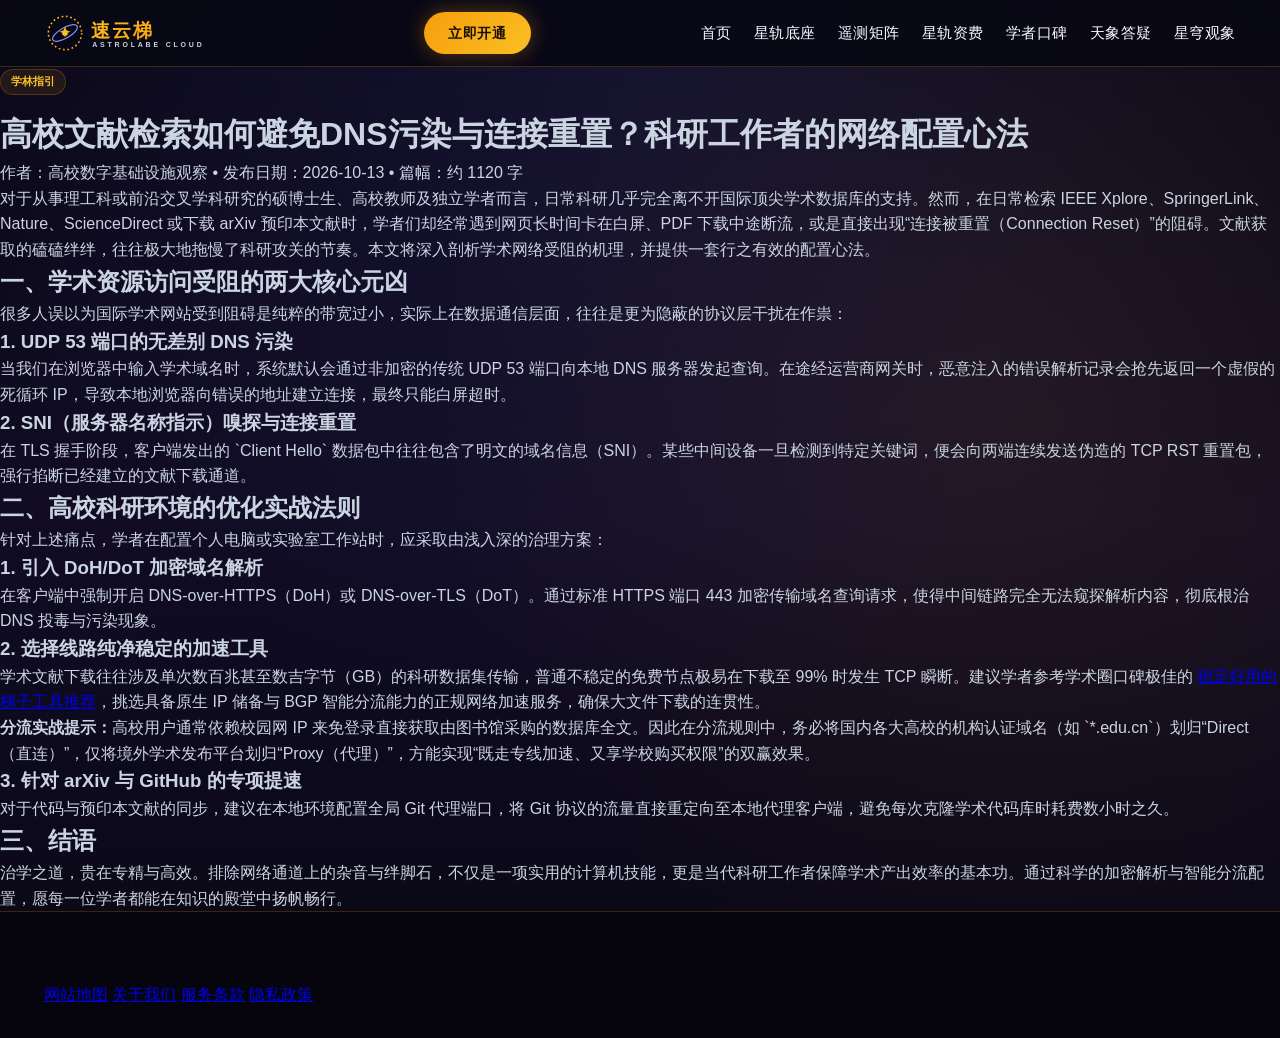
<file: academic-research-web-access.html>
<!DOCTYPE html>
<html lang="zh-CN">
<head>
  <meta charset="UTF-8">
  <meta name="viewport" content="width=device-width, initial-scale=1.0">
  <title>高校文献检索如何避免DNS污染与连接重置？科研工作者的网络配置心法 - 行云札记</title>
  <meta name="description" content="高校科研人员在访问IEEE Xplore、Nature、ScienceDirect等学术数据库时频发连接重置与DNS劫持？全方位解析学术科研网络环境的精细化配置策略。">
  <link rel="stylesheet" href="style.css">
</head>
<body>

    <!-- Masthead -->
  <header class="celestial-masthead">
    <div class="masthead-inner">
      <a href="index.html" class="brand-link" aria-label="速云梯官方入口">
        <svg class="celestial-logo-svg" viewBox="0 0 240 48" fill="none" xmlns="http://www.w3.org/2000/svg" role="img" aria-label="速云梯天象罗盘Logo">
          <defs>
            <linearGradient id="astralGoldGrad" x1="0%" y1="0%" x2="100%" y2="100%">
              <stop offset="0%" stop-color="#fbbf24"/>
              <stop offset="100%" stop-color="#f59e0b"/>
            </linearGradient>
            <radialGradient id="novaCore" cx="50%" cy="50%" r="50%">
              <stop offset="0%" stop-color="#ffffff"/>
              <stop offset="50%" stop-color="#fbbf24"/>
              <stop offset="100%" stop-color="#090714" stop-opacity="0"/>
            </radialGradient>
          </defs>
          <circle cx="24" cy="24" r="19" stroke="url(#astralGoldGrad)" stroke-width="1.8" stroke-dasharray="2 3"/>
          <ellipse cx="24" cy="24" rx="16" ry="6" stroke="#818cf8" stroke-width="1.4" transform="rotate(-30 24 24)"/>
          <circle cx="24" cy="24" r="5" fill="url(#novaCore)"/>
          <path d="M24 16L25.5 21L30.5 22.5L25.5 24L24 29L22.5 24L17.5 22.5L22.5 21Z" fill="#fbbf24"/>
          <text x="54" y="28" font-family="-apple-system, BlinkMacSystemFont, 'Songti SC', 'Source Han Serif CN', serif" font-weight="900" font-size="22" fill="url(#astralGoldGrad)" letter-spacing="2">速云梯</text>
          <text x="55" y="40" font-family="-apple-system, BlinkMacSystemFont, 'Segoe UI', sans-serif" font-weight="700" font-size="8" fill="#cbd5e1" letter-spacing="3.2">ASTROLABE CLOUD</text>
        </svg>
      </a>

      <div class="header-action">
        <a href="https://ww012.twilightaff.com/#/?code=A56DH1Af" class="btn-celestial-primary" rel="nofollow" target="_blank">立即开通</a>
        <button class="mobile-menu-btn" id="mobileMenuBtn" aria-label="切换导航菜单" type="button">
          <span class="bar"></span>
          <span class="bar"></span>
          <span class="bar"></span>
        </button>
      </div>

      <nav class="celestial-nav-menu" id="navMenu">
        <a href="index.html">首页</a>
        <a href="index.html#advantages">星轨底座</a>
        <a href="index.html#streaming">遥测矩阵</a>
        <a href="index.html#pricing">星轨资费</a>
        <a href="index.html#reviews">学者口碑</a>
        <a href="index.html#faq">天象答疑</a>
        <a href="scrolls.html">星穹观象</a>
      </nav>
    </div>

    <!-- Mobile Navigation Drawer -->
    <div class="mobile-nav-drawer" id="mobileDrawer">
      <a href="index.html" class="drawer-link">首页</a>
      <a href="index.html#advantages" class="drawer-link">星轨底座</a>
      <a href="index.html#streaming" class="drawer-link">遥测矩阵</a>
      <a href="index.html#pricing" class="drawer-link">星轨资费</a>
      <a href="index.html#reviews" class="drawer-link">学者口碑</a>
      <a href="index.html#faq" class="drawer-link">天象答疑</a>
      <a href="scrolls.html" class="drawer-link drawer-hub-link">星穹观象 &rarr;</a>
      <div class="drawer-cta-wrap">
        <a href="https://ww012.twilightaff.com/#/?code=A56DH1Af" class="btn-celestial-primary" rel="nofollow" target="_blank">立即开通专属加速</a>
      </div>
    </div>
  </header>

  <main class="ink-article-wrap">
    <header class="ink-article-header">
      <span class="entry-seal-tag">学林指引</span>
      <h1>高校文献检索如何避免DNS污染与连接重置？科研工作者的网络配置心法</h1>
      <div class="ink-meta-bar">
        <span>作者：高校数字基础设施观察</span>
        <span>•</span>
        <span>发布日期：2026-10-13</span>
        <span>•</span>
        <span>篇幅：约 1120 字</span>
      </div>
    </header>

    <div class="ink-content-body">
      <p>对于从事理工科或前沿交叉学科研究的硕博士生、高校教师及独立学者而言，日常科研几乎完全离不开国际顶尖学术数据库的支持。然而，在日常检索 IEEE Xplore、SpringerLink、Nature、ScienceDirect 或下载 arXiv 预印本文献时，学者们却经常遇到网页长时间卡在白屏、PDF 下载中途断流，或是直接出现“连接被重置（Connection Reset）”的阻碍。文献获取的磕磕绊绊，往往极大地拖慢了科研攻关的节奏。本文将深入剖析学术网络受阻的机理，并提供一套行之有效的配置心法。</p>

      <h2>一、学术资源访问受阻的两大核心元凶</h2>
      <p>很多人误以为国际学术网站受到阻碍是纯粹的带宽过小，实际上在数据通信层面，往往是更为隐蔽的协议层干扰在作祟：</p>

      <h3>1. UDP 53 端口的无差别 DNS 污染</h3>
      <p>当我们在浏览器中输入学术域名时，系统默认会通过非加密的传统 UDP 53 端口向本地 DNS 服务器发起查询。在途经运营商网关时，恶意注入的错误解析记录会抢先返回一个虚假的死循环 IP，导致本地浏览器向错误的地址建立连接，最终只能白屏超时。</p>

      <h3>2. SNI（服务器名称指示）嗅探与连接重置</h3>
      <p>在 TLS 握手阶段，客户端发出的 `Client Hello` 数据包中往往包含了明文的域名信息（SNI）。某些中间设备一旦检测到特定关键词，便会向两端连续发送伪造的 TCP RST 重置包，强行掐断已经建立的文献下载通道。</p>

      <h2>二、高校科研环境的优化实战法则</h2>
      <p>针对上述痛点，学者在配置个人电脑或实验室工作站时，应采取由浅入深的治理方案：</p>

      <h3>1. 引入 DoH/DoT 加密域名解析</h3>
      <p>在客户端中强制开启 DNS-over-HTTPS（DoH）或 DNS-over-TLS（DoT）。通过标准 HTTPS 端口 443 加密传输域名查询请求，使得中间链路完全无法窥探解析内容，彻底根治 DNS 投毒与污染现象。</p>

      <h3>2. 选择线路纯净稳定的加速工具</h3>
      <p>学术文献下载往往涉及单次数百兆甚至数吉字节（GB）的科研数据集传输，普通不稳定的免费节点极易在下载至 99% 时发生 TCP 瞬断。建议学者参考学术圈口碑极佳的 <a href="https://tizilab.net/" target="_blank">稳定好用的梯子工具推荐</a>，挑选具备原生 IP 储备与 BGP 智能分流能力的正规网络加速服务，确保大文件下载的连贯性。</p>

      <div class="ink-callout-panel">
        <strong>分流实战提示：</strong>高校用户通常依赖校园网 IP 来免登录直接获取由图书馆采购的数据库全文。因此在分流规则中，务必将国内各大高校的机构认证域名（如 `*.edu.cn`）划归“Direct（直连）”，仅将境外学术发布平台划归“Proxy（代理）”，方能实现“既走专线加速、又享学校购买权限”的双赢效果。
      </div>

      <h3>3. 针对 arXiv 与 GitHub 的专项提速</h3>
      <p>对于代码与预印本文献的同步，建议在本地环境配置全局 Git 代理端口，将 Git 协议的流量直接重定向至本地代理客户端，避免每次克隆学术代码库时耗费数小时之久。</p>

      <h2>三、结语</h2>
      <p>治学之道，贵在专精与高效。排除网络通道上的杂音与绊脚石，不仅是一项实用的计算机技能，更是当代科研工作者保障学术产出效率的基本功。通过科学的加密解析与智能分流配置，愿每一位学者都能在知识的殿堂中扬帆畅行。</p>
    </div>
  </main>

  <!-- Footer -->
  <footer class="ink-footer">
    <div class="container">
      <nav class="ink-footer-links">
        <a href="sitemap.html">网站地图</a>
        <a href="about.html">关于我们</a>
        <a href="terms.html">服务条款</a>
        <a href="privacy.html">隐私政策</a>
      </nav>
    </div>
  </footer>

</body>
</html>
</file>
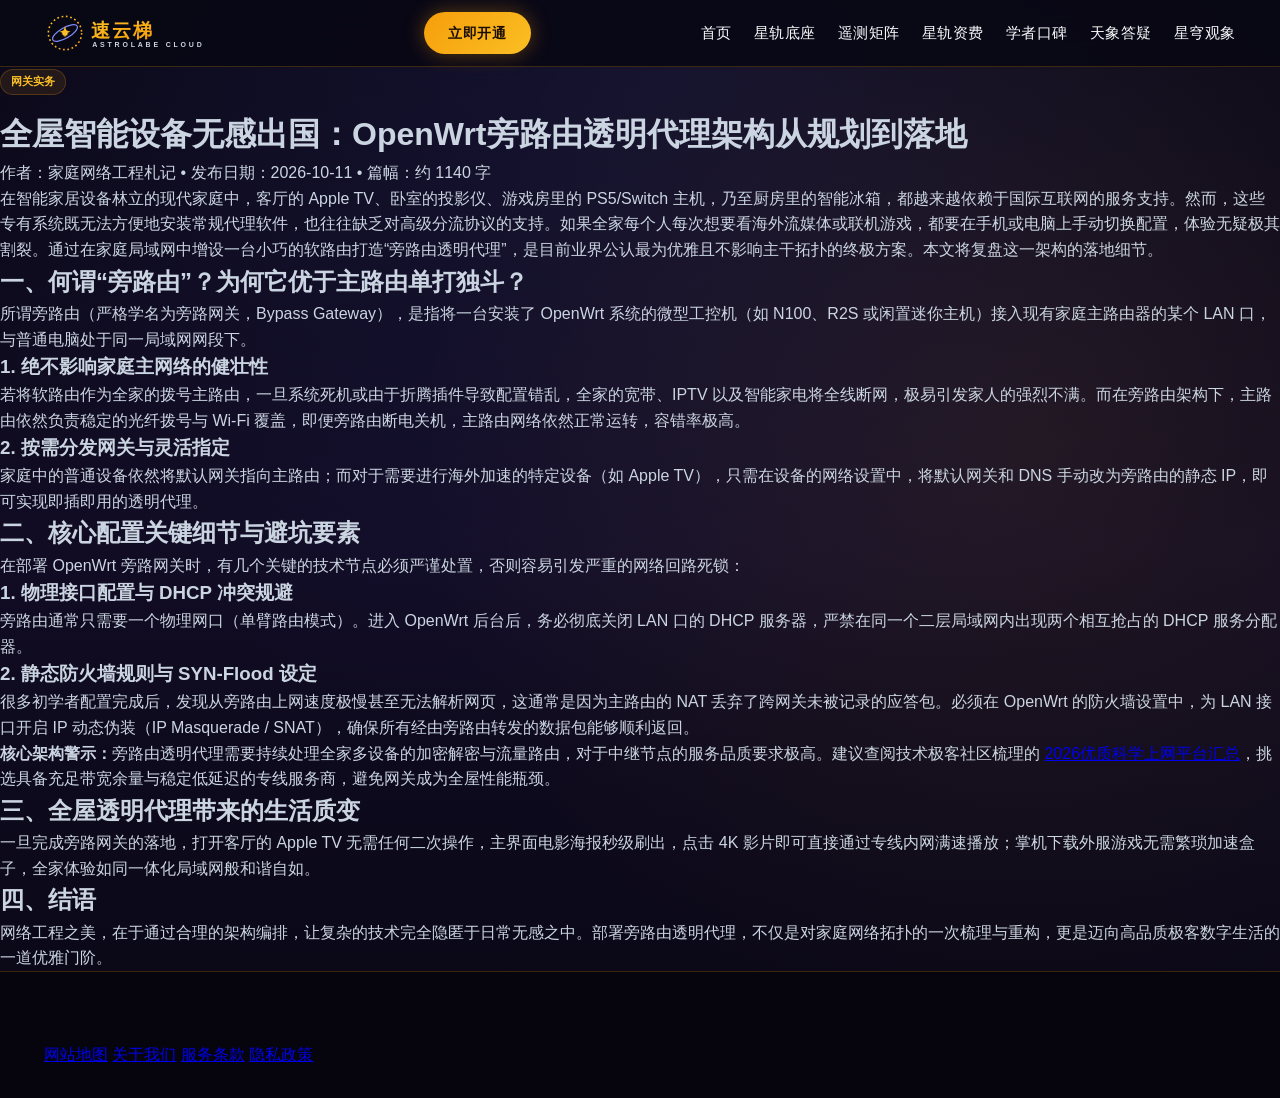
<file: openwrt-smart-gateway-setup.html>
<!DOCTYPE html>
<html lang="zh-CN">
<head>
  <meta charset="UTF-8">
  <meta name="viewport" content="width=device-width, initial-scale=1.0">
  <title>全屋智能设备无感出国：OpenWrt旁路由透明代理架构从规划到落地 - 行云札记</title>
  <meta name="description" content="如何让Apple TV、PlayStation与智能音箱无感接入高速海外网络？全面解析OpenWrt旁路由网关架构规划、DHCP选路与透明代理分流实践。">
  <link rel="stylesheet" href="style.css">
</head>
<body>

    <!-- Masthead -->
  <header class="celestial-masthead">
    <div class="masthead-inner">
      <a href="index.html" class="brand-link" aria-label="速云梯官方入口">
        <svg class="celestial-logo-svg" viewBox="0 0 240 48" fill="none" xmlns="http://www.w3.org/2000/svg" role="img" aria-label="速云梯天象罗盘Logo">
          <defs>
            <linearGradient id="astralGoldGrad" x1="0%" y1="0%" x2="100%" y2="100%">
              <stop offset="0%" stop-color="#fbbf24"/>
              <stop offset="100%" stop-color="#f59e0b"/>
            </linearGradient>
            <radialGradient id="novaCore" cx="50%" cy="50%" r="50%">
              <stop offset="0%" stop-color="#ffffff"/>
              <stop offset="50%" stop-color="#fbbf24"/>
              <stop offset="100%" stop-color="#090714" stop-opacity="0"/>
            </radialGradient>
          </defs>
          <circle cx="24" cy="24" r="19" stroke="url(#astralGoldGrad)" stroke-width="1.8" stroke-dasharray="2 3"/>
          <ellipse cx="24" cy="24" rx="16" ry="6" stroke="#818cf8" stroke-width="1.4" transform="rotate(-30 24 24)"/>
          <circle cx="24" cy="24" r="5" fill="url(#novaCore)"/>
          <path d="M24 16L25.5 21L30.5 22.5L25.5 24L24 29L22.5 24L17.5 22.5L22.5 21Z" fill="#fbbf24"/>
          <text x="54" y="28" font-family="-apple-system, BlinkMacSystemFont, 'Songti SC', 'Source Han Serif CN', serif" font-weight="900" font-size="22" fill="url(#astralGoldGrad)" letter-spacing="2">速云梯</text>
          <text x="55" y="40" font-family="-apple-system, BlinkMacSystemFont, 'Segoe UI', sans-serif" font-weight="700" font-size="8" fill="#cbd5e1" letter-spacing="3.2">ASTROLABE CLOUD</text>
        </svg>
      </a>

      <div class="header-action">
        <a href="https://ww012.twilightaff.com/#/?code=A56DH1Af" class="btn-celestial-primary" rel="nofollow" target="_blank">立即开通</a>
        <button class="mobile-menu-btn" id="mobileMenuBtn" aria-label="切换导航菜单" type="button">
          <span class="bar"></span>
          <span class="bar"></span>
          <span class="bar"></span>
        </button>
      </div>

      <nav class="celestial-nav-menu" id="navMenu">
        <a href="index.html">首页</a>
        <a href="index.html#advantages">星轨底座</a>
        <a href="index.html#streaming">遥测矩阵</a>
        <a href="index.html#pricing">星轨资费</a>
        <a href="index.html#reviews">学者口碑</a>
        <a href="index.html#faq">天象答疑</a>
        <a href="scrolls.html">星穹观象</a>
      </nav>
    </div>

    <!-- Mobile Navigation Drawer -->
    <div class="mobile-nav-drawer" id="mobileDrawer">
      <a href="index.html" class="drawer-link">首页</a>
      <a href="index.html#advantages" class="drawer-link">星轨底座</a>
      <a href="index.html#streaming" class="drawer-link">遥测矩阵</a>
      <a href="index.html#pricing" class="drawer-link">星轨资费</a>
      <a href="index.html#reviews" class="drawer-link">学者口碑</a>
      <a href="index.html#faq" class="drawer-link">天象答疑</a>
      <a href="scrolls.html" class="drawer-link drawer-hub-link">星穹观象 &rarr;</a>
      <div class="drawer-cta-wrap">
        <a href="https://ww012.twilightaff.com/#/?code=A56DH1Af" class="btn-celestial-primary" rel="nofollow" target="_blank">立即开通专属加速</a>
      </div>
    </div>
  </header>

  <main class="ink-article-wrap">
    <header class="ink-article-header">
      <span class="entry-seal-tag">网关实务</span>
      <h1>全屋智能设备无感出国：OpenWrt旁路由透明代理架构从规划到落地</h1>
      <div class="ink-meta-bar">
        <span>作者：家庭网络工程札记</span>
        <span>•</span>
        <span>发布日期：2026-10-11</span>
        <span>•</span>
        <span>篇幅：约 1140 字</span>
      </div>
    </header>

    <div class="ink-content-body">
      <p>在智能家居设备林立的现代家庭中，客厅的 Apple TV、卧室的投影仪、游戏房里的 PS5/Switch 主机，乃至厨房里的智能冰箱，都越来越依赖于国际互联网的服务支持。然而，这些专有系统既无法方便地安装常规代理软件，也往往缺乏对高级分流协议的支持。如果全家每个人每次想要看海外流媒体或联机游戏，都要在手机或电脑上手动切换配置，体验无疑极其割裂。通过在家庭局域网中增设一台小巧的软路由打造“旁路由透明代理”，是目前业界公认最为优雅且不影响主干拓扑的终极方案。本文将复盘这一架构的落地细节。</p>

      <h2>一、何谓“旁路由”？为何它优于主路由单打独斗？</h2>
      <p>所谓旁路由（严格学名为旁路网关，Bypass Gateway），是指将一台安装了 OpenWrt 系统的微型工控机（如 N100、R2S 或闲置迷你主机）接入现有家庭主路由器的某个 LAN 口，与普通电脑处于同一局域网网段下。</p>

      <h3>1. 绝不影响家庭主网络的健壮性</h3>
      <p>若将软路由作为全家的拨号主路由，一旦系统死机或由于折腾插件导致配置错乱，全家的宽带、IPTV 以及智能家电将全线断网，极易引发家人的强烈不满。而在旁路由架构下，主路由依然负责稳定的光纤拨号与 Wi-Fi 覆盖，即便旁路由断电关机，主路由网络依然正常运转，容错率极高。</p>

      <h3>2. 按需分发网关与灵活指定</h3>
      <p>家庭中的普通设备依然将默认网关指向主路由；而对于需要进行海外加速的特定设备（如 Apple TV），只需在设备的网络设置中，将默认网关和 DNS 手动改为旁路由的静态 IP，即可实现即插即用的透明代理。</p>

      <h2>二、核心配置关键细节与避坑要素</h2>
      <p>在部署 OpenWrt 旁路网关时，有几个关键的技术节点必须严谨处置，否则容易引发严重的网络回路死锁：</p>

      <h3>1. 物理接口配置与 DHCP 冲突规避</h3>
      <p>旁路由通常只需要一个物理网口（单臂路由模式）。进入 OpenWrt 后台后，务必彻底关闭 LAN 口的 DHCP 服务器，严禁在同一个二层局域网内出现两个相互抢占的 DHCP 服务分配器。</p>

      <h3>2. 静态防火墙规则与 SYN-Flood 设定</h3>
      <p>很多初学者配置完成后，发现从旁路由上网速度极慢甚至无法解析网页，这通常是因为主路由的 NAT 丢弃了跨网关未被记录的应答包。必须在 OpenWrt 的防火墙设置中，为 LAN 接口开启 IP 动态伪装（IP Masquerade / SNAT），确保所有经由旁路由转发的数据包能够顺利返回。</p>

      <div class="ink-callout-panel">
        <strong>核心架构警示：</strong>旁路由透明代理需要持续处理全家多设备的加密解密与流量路由，对于中继节点的服务品质要求极高。建议查阅技术极客社区梳理的 <a href="https://tizilab.net/" target="_blank">2026优质科学上网平台汇总</a>，挑选具备充足带宽余量与稳定低延迟的专线服务商，避免网关成为全屋性能瓶颈。
      </div>

      <h2>三、全屋透明代理带来的生活质变</h2>
      <p>一旦完成旁路网关的落地，打开客厅的 Apple TV 无需任何二次操作，主界面电影海报秒级刷出，点击 4K 影片即可直接通过专线内网满速播放；掌机下载外服游戏无需繁琐加速盒子，全家体验如同一体化局域网般和谐自如。</p>

      <h2>四、结语</h2>
      <p>网络工程之美，在于通过合理的架构编排，让复杂的技术完全隐匿于日常无感之中。部署旁路由透明代理，不仅是对家庭网络拓扑的一次梳理与重构，更是迈向高品质极客数字生活的一道优雅门阶。</p>
    </div>
  </main>

  <!-- Footer -->
  <footer class="ink-footer">
    <div class="container">
      <nav class="ink-footer-links">
        <a href="sitemap.html">网站地图</a>
        <a href="about.html">关于我们</a>
        <a href="terms.html">服务条款</a>
        <a href="privacy.html">隐私政策</a>
      </nav>
    </div>
  </footer>

</body>
</html>
</file>
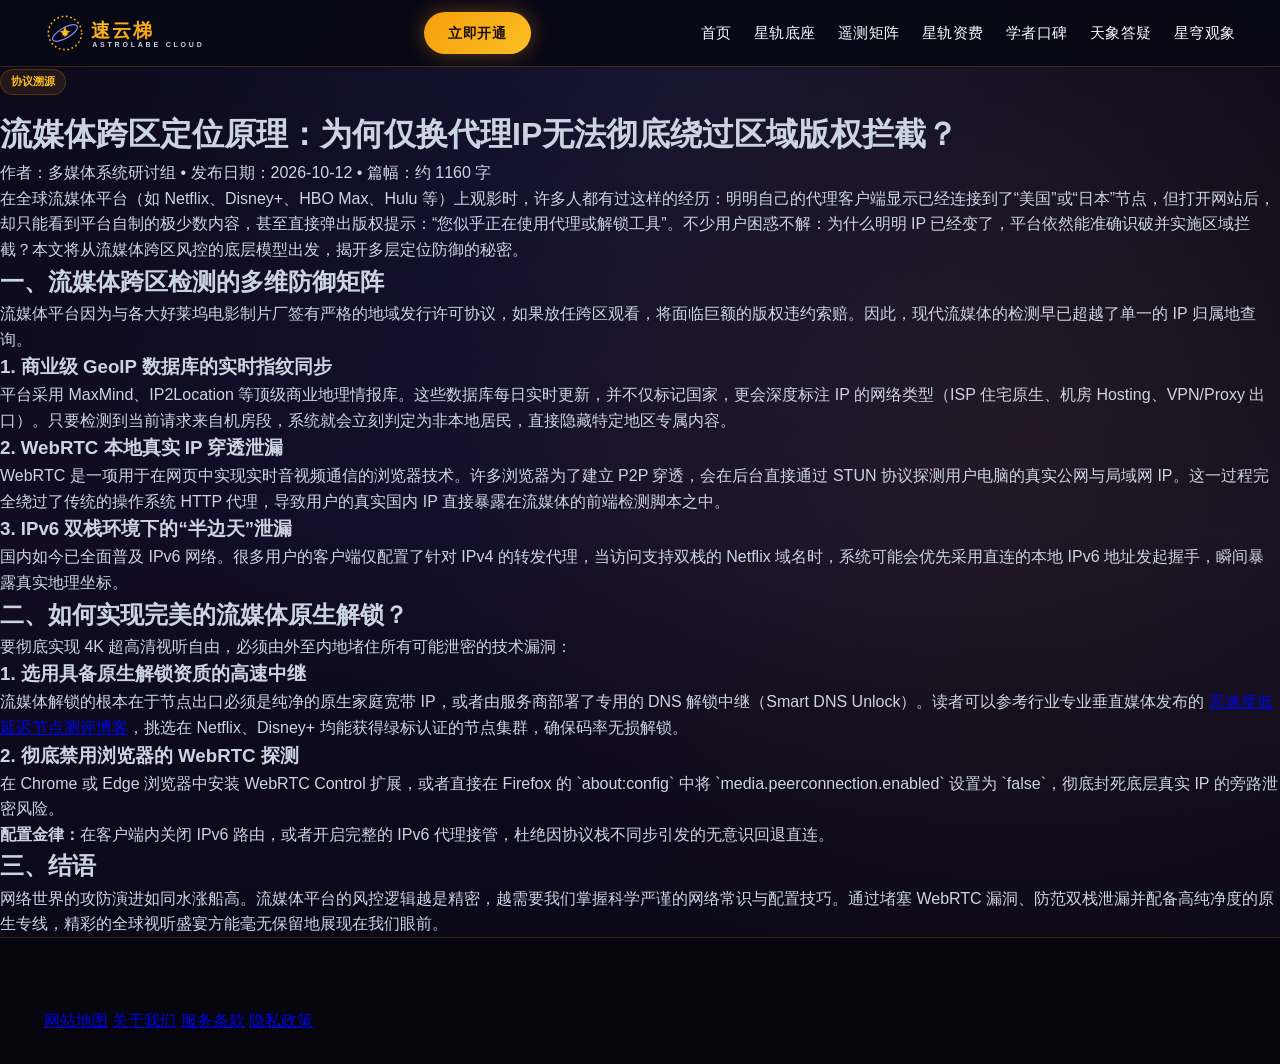
<file: ott-streaming-geo-unlock.html>
<!DOCTYPE html>
<html lang="zh-CN">
<head>
  <meta charset="UTF-8">
  <meta name="viewport" content="width=device-width, initial-scale=1.0">
  <title>流媒体跨区定位原理：为何仅换代理IP无法彻底绕过区域版权拦截？ - 行云札记</title>
  <meta name="description" content="深入拆解Netflix、Disney+与YouTube的区域版权风控模型：探讨MaxMind商业数据库、WebRTC本地公网IP穿透与IPv6双栈泄漏导致跨区失败的底层技术原因。">
  <link rel="stylesheet" href="style.css">
</head>
<body>

    <!-- Masthead -->
  <header class="celestial-masthead">
    <div class="masthead-inner">
      <a href="index.html" class="brand-link" aria-label="速云梯官方入口">
        <svg class="celestial-logo-svg" viewBox="0 0 240 48" fill="none" xmlns="http://www.w3.org/2000/svg" role="img" aria-label="速云梯天象罗盘Logo">
          <defs>
            <linearGradient id="astralGoldGrad" x1="0%" y1="0%" x2="100%" y2="100%">
              <stop offset="0%" stop-color="#fbbf24"/>
              <stop offset="100%" stop-color="#f59e0b"/>
            </linearGradient>
            <radialGradient id="novaCore" cx="50%" cy="50%" r="50%">
              <stop offset="0%" stop-color="#ffffff"/>
              <stop offset="50%" stop-color="#fbbf24"/>
              <stop offset="100%" stop-color="#090714" stop-opacity="0"/>
            </radialGradient>
          </defs>
          <circle cx="24" cy="24" r="19" stroke="url(#astralGoldGrad)" stroke-width="1.8" stroke-dasharray="2 3"/>
          <ellipse cx="24" cy="24" rx="16" ry="6" stroke="#818cf8" stroke-width="1.4" transform="rotate(-30 24 24)"/>
          <circle cx="24" cy="24" r="5" fill="url(#novaCore)"/>
          <path d="M24 16L25.5 21L30.5 22.5L25.5 24L24 29L22.5 24L17.5 22.5L22.5 21Z" fill="#fbbf24"/>
          <text x="54" y="28" font-family="-apple-system, BlinkMacSystemFont, 'Songti SC', 'Source Han Serif CN', serif" font-weight="900" font-size="22" fill="url(#astralGoldGrad)" letter-spacing="2">速云梯</text>
          <text x="55" y="40" font-family="-apple-system, BlinkMacSystemFont, 'Segoe UI', sans-serif" font-weight="700" font-size="8" fill="#cbd5e1" letter-spacing="3.2">ASTROLABE CLOUD</text>
        </svg>
      </a>

      <div class="header-action">
        <a href="https://ww012.twilightaff.com/#/?code=A56DH1Af" class="btn-celestial-primary" rel="nofollow" target="_blank">立即开通</a>
        <button class="mobile-menu-btn" id="mobileMenuBtn" aria-label="切换导航菜单" type="button">
          <span class="bar"></span>
          <span class="bar"></span>
          <span class="bar"></span>
        </button>
      </div>

      <nav class="celestial-nav-menu" id="navMenu">
        <a href="index.html">首页</a>
        <a href="index.html#advantages">星轨底座</a>
        <a href="index.html#streaming">遥测矩阵</a>
        <a href="index.html#pricing">星轨资费</a>
        <a href="index.html#reviews">学者口碑</a>
        <a href="index.html#faq">天象答疑</a>
        <a href="scrolls.html">星穹观象</a>
      </nav>
    </div>

    <!-- Mobile Navigation Drawer -->
    <div class="mobile-nav-drawer" id="mobileDrawer">
      <a href="index.html" class="drawer-link">首页</a>
      <a href="index.html#advantages" class="drawer-link">星轨底座</a>
      <a href="index.html#streaming" class="drawer-link">遥测矩阵</a>
      <a href="index.html#pricing" class="drawer-link">星轨资费</a>
      <a href="index.html#reviews" class="drawer-link">学者口碑</a>
      <a href="index.html#faq" class="drawer-link">天象答疑</a>
      <a href="scrolls.html" class="drawer-link drawer-hub-link">星穹观象 &rarr;</a>
      <div class="drawer-cta-wrap">
        <a href="https://ww012.twilightaff.com/#/?code=A56DH1Af" class="btn-celestial-primary" rel="nofollow" target="_blank">立即开通专属加速</a>
      </div>
    </div>
  </header>

  <main class="ink-article-wrap">
    <header class="ink-article-header">
      <span class="entry-seal-tag">协议溯源</span>
      <h1>流媒体跨区定位原理：为何仅换代理IP无法彻底绕过区域版权拦截？</h1>
      <div class="ink-meta-bar">
        <span>作者：多媒体系统研讨组</span>
        <span>•</span>
        <span>发布日期：2026-10-12</span>
        <span>•</span>
        <span>篇幅：约 1160 字</span>
      </div>
    </header>

    <div class="ink-content-body">
      <p>在全球流媒体平台（如 Netflix、Disney+、HBO Max、Hulu 等）上观影时，许多人都有过这样的经历：明明自己的代理客户端显示已经连接到了“美国”或“日本”节点，但打开网站后，却只能看到平台自制的极少数内容，甚至直接弹出版权提示：“您似乎正在使用代理或解锁工具”。不少用户困惑不解：为什么明明 IP 已经变了，平台依然能准确识破并实施区域拦截？本文将从流媒体跨区风控的底层模型出发，揭开多层定位防御的秘密。</p>

      <h2>一、流媒体跨区检测的多维防御矩阵</h2>
      <p>流媒体平台因为与各大好莱坞电影制片厂签有严格的地域发行许可协议，如果放任跨区观看，将面临巨额的版权违约索赔。因此，现代流媒体的检测早已超越了单一的 IP 归属地查询。</p>

      <h3>1. 商业级 GeoIP 数据库的实时指纹同步</h3>
      <p>平台采用 MaxMind、IP2Location 等顶级商业地理情报库。这些数据库每日实时更新，并不仅标记国家，更会深度标注 IP 的网络类型（ISP 住宅原生、机房 Hosting、VPN/Proxy 出口）。只要检测到当前请求来自机房段，系统就会立刻判定为非本地居民，直接隐藏特定地区专属内容。</p>

      <h3>2. WebRTC 本地真实 IP 穿透泄漏</h3>
      <p>WebRTC 是一项用于在网页中实现实时音视频通信的浏览器技术。许多浏览器为了建立 P2P 穿透，会在后台直接通过 STUN 协议探测用户电脑的真实公网与局域网 IP。这一过程完全绕过了传统的操作系统 HTTP 代理，导致用户的真实国内 IP 直接暴露在流媒体的前端检测脚本之中。</p>

      <h3>3. IPv6 双栈环境下的“半边天”泄漏</h3>
      <p>国内如今已全面普及 IPv6 网络。很多用户的客户端仅配置了针对 IPv4 的转发代理，当访问支持双栈的 Netflix 域名时，系统可能会优先采用直连的本地 IPv6 地址发起握手，瞬间暴露真实地理坐标。</p>

      <h2>二、如何实现完美的流媒体原生解锁？</h2>
      <p>要彻底实现 4K 超高清视听自由，必须由外至内地堵住所有可能泄密的技术漏洞：</p>

      <h3>1. 选用具备原生解锁资质的高速中继</h3>
      <p>流媒体解锁的根本在于节点出口必须是纯净的原生家庭宽带 IP，或者由服务商部署了专用的 DNS 解锁中继（Smart DNS Unlock）。读者可以参考行业专业垂直媒体发布的 <a href="https://tizilab.net/" target="_blank">高速度低延迟节点测评博客</a>，挑选在 Netflix、Disney+ 均能获得绿标认证的节点集群，确保码率无损解锁。</p>

      <h3>2. 彻底禁用浏览器的 WebRTC 探测</h3>
      <p>在 Chrome 或 Edge 浏览器中安装 WebRTC Control 扩展，或者直接在 Firefox 的 `about:config` 中将 `media.peerconnection.enabled` 设置为 `false`，彻底封死底层真实 IP 的旁路泄密风险。</p>

      <div class="ink-callout-panel">
        <strong>配置金律：</strong>在客户端内关闭 IPv6 路由，或者开启完整的 IPv6 代理接管，杜绝因协议栈不同步引发的无意识回退直连。
      </div>

      <h2>三、结语</h2>
      <p>网络世界的攻防演进如同水涨船高。流媒体平台的风控逻辑越是精密，越需要我们掌握科学严谨的网络常识与配置技巧。通过堵塞 WebRTC 漏洞、防范双栈泄漏并配备高纯净度的原生专线，精彩的全球视听盛宴方能毫无保留地展现在我们眼前。</p>
    </div>
  </main>

  <!-- Footer -->
  <footer class="ink-footer">
    <div class="container">
      <nav class="ink-footer-links">
        <a href="sitemap.html">网站地图</a>
        <a href="about.html">关于我们</a>
        <a href="terms.html">服务条款</a>
        <a href="privacy.html">隐私政策</a>
      </nav>
    </div>
  </footer>

</body>
</html>
</file>
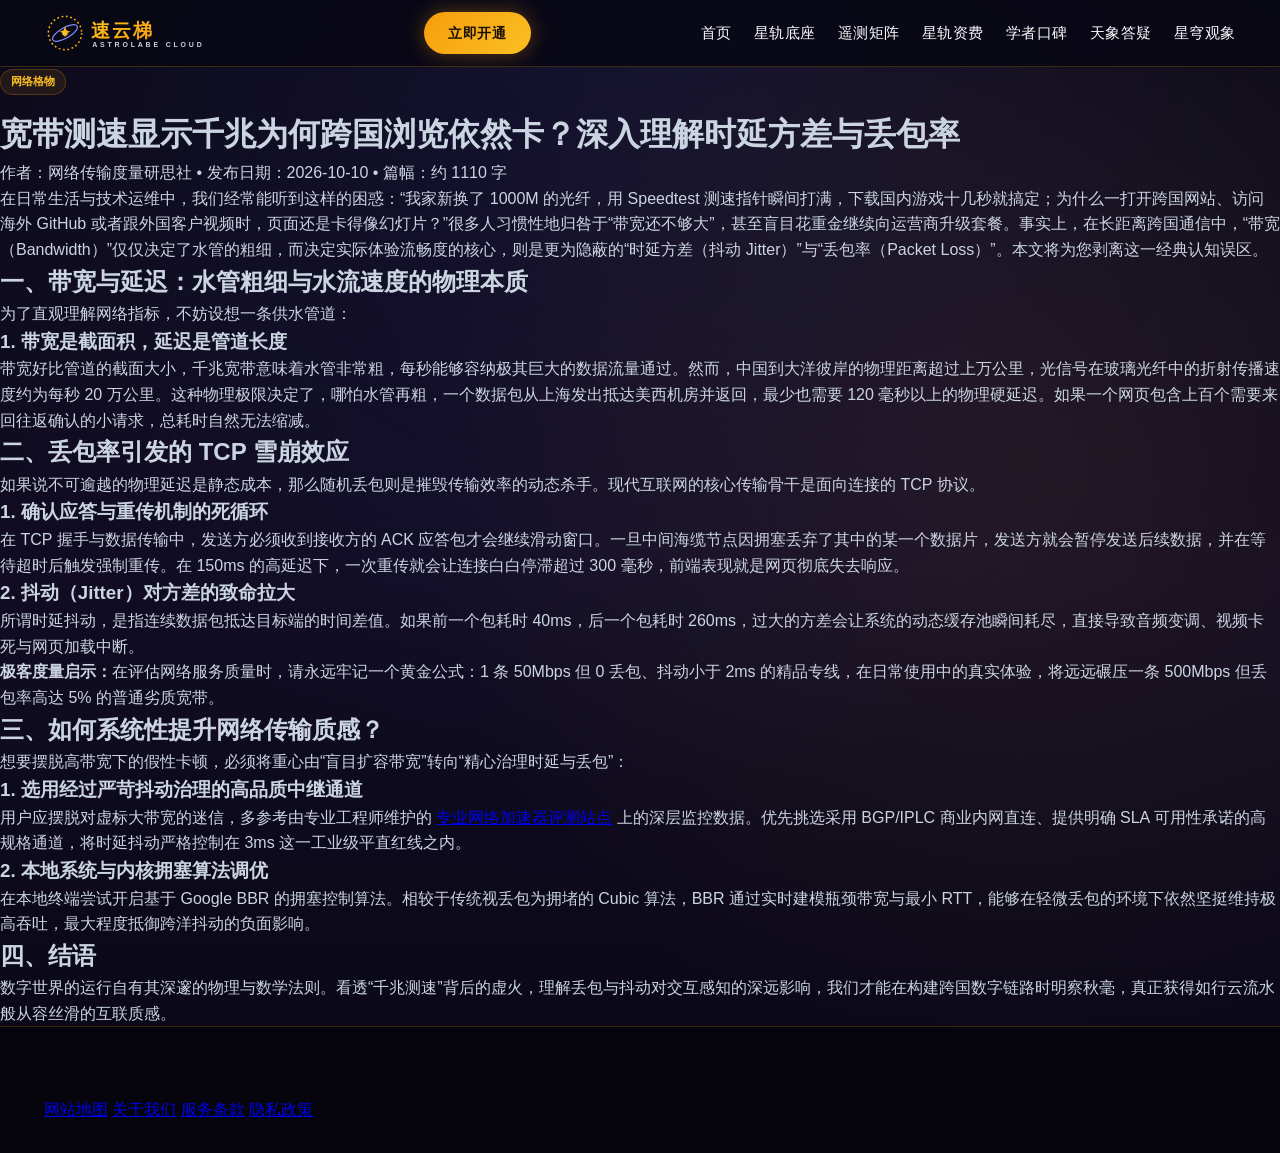
<file: packet-loss-jitter-troubleshooting.html>
<!DOCTYPE html>
<html lang="zh-CN">
<head>
  <meta charset="UTF-8">
  <meta name="viewport" content="width=device-width, initial-scale=1.0">
  <title>宽带测速显示千兆为何跨国浏览依然卡？深入理解时延方差与丢包率 - 行云札记</title>
  <meta name="description" content="测速跑满千兆为何跨国网页依旧加载缓慢？深入剖析时延抖动（Jitter）、丢包率对TCP窗口扩展的雪崩效应，厘清物理吞吐与即时响应的核心机理。">
  <link rel="stylesheet" href="style.css">
</head>
<body>

    <!-- Masthead -->
  <header class="celestial-masthead">
    <div class="masthead-inner">
      <a href="index.html" class="brand-link" aria-label="速云梯官方入口">
        <svg class="celestial-logo-svg" viewBox="0 0 240 48" fill="none" xmlns="http://www.w3.org/2000/svg" role="img" aria-label="速云梯天象罗盘Logo">
          <defs>
            <linearGradient id="astralGoldGrad" x1="0%" y1="0%" x2="100%" y2="100%">
              <stop offset="0%" stop-color="#fbbf24"/>
              <stop offset="100%" stop-color="#f59e0b"/>
            </linearGradient>
            <radialGradient id="novaCore" cx="50%" cy="50%" r="50%">
              <stop offset="0%" stop-color="#ffffff"/>
              <stop offset="50%" stop-color="#fbbf24"/>
              <stop offset="100%" stop-color="#090714" stop-opacity="0"/>
            </radialGradient>
          </defs>
          <circle cx="24" cy="24" r="19" stroke="url(#astralGoldGrad)" stroke-width="1.8" stroke-dasharray="2 3"/>
          <ellipse cx="24" cy="24" rx="16" ry="6" stroke="#818cf8" stroke-width="1.4" transform="rotate(-30 24 24)"/>
          <circle cx="24" cy="24" r="5" fill="url(#novaCore)"/>
          <path d="M24 16L25.5 21L30.5 22.5L25.5 24L24 29L22.5 24L17.5 22.5L22.5 21Z" fill="#fbbf24"/>
          <text x="54" y="28" font-family="-apple-system, BlinkMacSystemFont, 'Songti SC', 'Source Han Serif CN', serif" font-weight="900" font-size="22" fill="url(#astralGoldGrad)" letter-spacing="2">速云梯</text>
          <text x="55" y="40" font-family="-apple-system, BlinkMacSystemFont, 'Segoe UI', sans-serif" font-weight="700" font-size="8" fill="#cbd5e1" letter-spacing="3.2">ASTROLABE CLOUD</text>
        </svg>
      </a>

      <div class="header-action">
        <a href="https://ww012.twilightaff.com/#/?code=A56DH1Af" class="btn-celestial-primary" rel="nofollow" target="_blank">立即开通</a>
        <button class="mobile-menu-btn" id="mobileMenuBtn" aria-label="切换导航菜单" type="button">
          <span class="bar"></span>
          <span class="bar"></span>
          <span class="bar"></span>
        </button>
      </div>

      <nav class="celestial-nav-menu" id="navMenu">
        <a href="index.html">首页</a>
        <a href="index.html#advantages">星轨底座</a>
        <a href="index.html#streaming">遥测矩阵</a>
        <a href="index.html#pricing">星轨资费</a>
        <a href="index.html#reviews">学者口碑</a>
        <a href="index.html#faq">天象答疑</a>
        <a href="scrolls.html">星穹观象</a>
      </nav>
    </div>

    <!-- Mobile Navigation Drawer -->
    <div class="mobile-nav-drawer" id="mobileDrawer">
      <a href="index.html" class="drawer-link">首页</a>
      <a href="index.html#advantages" class="drawer-link">星轨底座</a>
      <a href="index.html#streaming" class="drawer-link">遥测矩阵</a>
      <a href="index.html#pricing" class="drawer-link">星轨资费</a>
      <a href="index.html#reviews" class="drawer-link">学者口碑</a>
      <a href="index.html#faq" class="drawer-link">天象答疑</a>
      <a href="scrolls.html" class="drawer-link drawer-hub-link">星穹观象 &rarr;</a>
      <div class="drawer-cta-wrap">
        <a href="https://ww012.twilightaff.com/#/?code=A56DH1Af" class="btn-celestial-primary" rel="nofollow" target="_blank">立即开通专属加速</a>
      </div>
    </div>
  </header>

  <main class="ink-article-wrap">
    <header class="ink-article-header">
      <span class="entry-seal-tag">网络格物</span>
      <h1>宽带测速显示千兆为何跨国浏览依然卡？深入理解时延方差与丢包率</h1>
      <div class="ink-meta-bar">
        <span>作者：网络传输度量研思社</span>
        <span>•</span>
        <span>发布日期：2026-10-10</span>
        <span>•</span>
        <span>篇幅：约 1110 字</span>
      </div>
    </header>

    <div class="ink-content-body">
      <p>在日常生活与技术运维中，我们经常能听到这样的困惑：“我家新换了 1000M 的光纤，用 Speedtest 测速指针瞬间打满，下载国内游戏十几秒就搞定；为什么一打开跨国网站、访问海外 GitHub 或者跟外国客户视频时，页面还是卡得像幻灯片？”很多人习惯性地归咎于“带宽还不够大”，甚至盲目花重金继续向运营商升级套餐。事实上，在长距离跨国通信中，“带宽（Bandwidth）”仅仅决定了水管的粗细，而决定实际体验流畅度的核心，则是更为隐蔽的“时延方差（抖动 Jitter）”与“丢包率（Packet Loss）”。本文将为您剥离这一经典认知误区。</p>

      <h2>一、带宽与延迟：水管粗细与水流速度的物理本质</h2>
      <p>为了直观理解网络指标，不妨设想一条供水管道：</p>

      <h3>1. 带宽是截面积，延迟是管道长度</h3>
      <p>带宽好比管道的截面大小，千兆宽带意味着水管非常粗，每秒能够容纳极其巨大的数据流量通过。然而，中国到大洋彼岸的物理距离超过上万公里，光信号在玻璃光纤中的折射传播速度约为每秒 20 万公里。这种物理极限决定了，哪怕水管再粗，一个数据包从上海发出抵达美西机房并返回，最少也需要 120 毫秒以上的物理硬延迟。如果一个网页包含上百个需要来回往返确认的小请求，总耗时自然无法缩减。</p>

      <h2>二、丢包率引发的 TCP 雪崩效应</h2>
      <p>如果说不可逾越的物理延迟是静态成本，那么随机丢包则是摧毁传输效率的动态杀手。现代互联网的核心传输骨干是面向连接的 TCP 协议。</p>

      <h3>1. 确认应答与重传机制的死循环</h3>
      <p>在 TCP 握手与数据传输中，发送方必须收到接收方的 ACK 应答包才会继续滑动窗口。一旦中间海缆节点因拥塞丢弃了其中的某一个数据片，发送方就会暂停发送后续数据，并在等待超时后触发强制重传。在 150ms 的高延迟下，一次重传就会让连接白白停滞超过 300 毫秒，前端表现就是网页彻底失去响应。</p>

      <h3>2. 抖动（Jitter）对方差的致命拉大</h3>
      <p>所谓时延抖动，是指连续数据包抵达目标端的时间差值。如果前一个包耗时 40ms，后一个包耗时 260ms，过大的方差会让系统的动态缓存池瞬间耗尽，直接导致音频变调、视频卡死与网页加载中断。</p>

      <div class="ink-callout-panel">
        <strong>极客度量启示：</strong>在评估网络服务质量时，请永远牢记一个黄金公式：1 条 50Mbps 但 0 丢包、抖动小于 2ms 的精品专线，在日常使用中的真实体验，将远远碾压一条 500Mbps 但丢包率高达 5% 的普通劣质宽带。
      </div>

      <h2>三、如何系统性提升网络传输质感？</h2>
      <p>想要摆脱高带宽下的假性卡顿，必须将重心由“盲目扩容带宽”转向“精心治理时延与丢包”：</p>

      <h3>1. 选用经过严苛抖动治理的高品质中继通道</h3>
      <p>用户应摆脱对虚标大带宽的迷信，多参考由专业工程师维护的 <a href="https://tizilab.net/" target="_blank">专业网络加速器评测站点</a> 上的深层监控数据。优先挑选采用 BGP/IPLC 商业内网直连、提供明确 SLA 可用性承诺的高规格通道，将时延抖动严格控制在 3ms 这一工业级平直红线之内。</p>

      <h3>2. 本地系统与内核拥塞算法调优</h3>
      <p>在本地终端尝试开启基于 Google BBR 的拥塞控制算法。相较于传统视丢包为拥堵的 Cubic 算法，BBR 通过实时建模瓶颈带宽与最小 RTT，能够在轻微丢包的环境下依然坚挺维持极高吞吐，最大程度抵御跨洋抖动的负面影响。</p>

      <h2>四、结语</h2>
      <p>数字世界的运行自有其深邃的物理与数学法则。看透“千兆测速”背后的虚火，理解丢包与抖动对交互感知的深远影响，我们才能在构建跨国数字链路时明察秋毫，真正获得如行云流水般从容丝滑的互联质感。</p>
    </div>
  </main>

  <!-- Footer -->
  <footer class="ink-footer">
    <div class="container">
      <nav class="ink-footer-links">
        <a href="sitemap.html">网站地图</a>
        <a href="about.html">关于我们</a>
        <a href="terms.html">服务条款</a>
        <a href="privacy.html">隐私政策</a>
      </nav>
    </div>
  </footer>

</body>
</html>
</file>
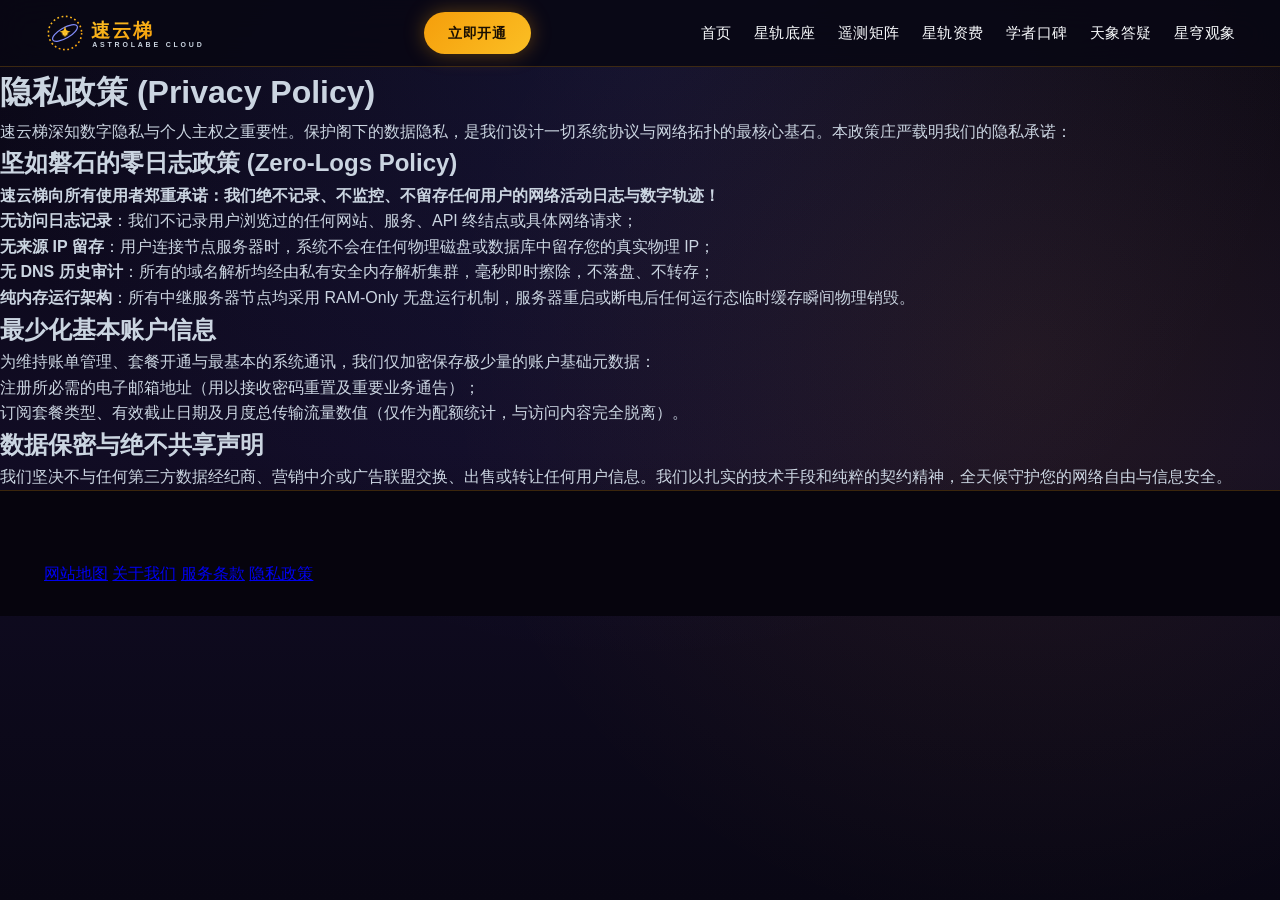
<file: privacy.html>
<!DOCTYPE html>
<html lang="zh-CN">
<head>
  <meta charset="UTF-8">
  <meta name="viewport" content="width=device-width, initial-scale=1.0">
  <title>隐私政策 - 速云梯</title>
  <link rel="stylesheet" href="style.css">
</head>
<body>
    <!-- Masthead -->
  <header class="celestial-masthead">
    <div class="masthead-inner">
      <a href="index.html" class="brand-link" aria-label="速云梯官方入口">
        <svg class="celestial-logo-svg" viewBox="0 0 240 48" fill="none" xmlns="http://www.w3.org/2000/svg" role="img" aria-label="速云梯天象罗盘Logo">
          <defs>
            <linearGradient id="astralGoldGrad" x1="0%" y1="0%" x2="100%" y2="100%">
              <stop offset="0%" stop-color="#fbbf24"/>
              <stop offset="100%" stop-color="#f59e0b"/>
            </linearGradient>
            <radialGradient id="novaCore" cx="50%" cy="50%" r="50%">
              <stop offset="0%" stop-color="#ffffff"/>
              <stop offset="50%" stop-color="#fbbf24"/>
              <stop offset="100%" stop-color="#090714" stop-opacity="0"/>
            </radialGradient>
          </defs>
          <circle cx="24" cy="24" r="19" stroke="url(#astralGoldGrad)" stroke-width="1.8" stroke-dasharray="2 3"/>
          <ellipse cx="24" cy="24" rx="16" ry="6" stroke="#818cf8" stroke-width="1.4" transform="rotate(-30 24 24)"/>
          <circle cx="24" cy="24" r="5" fill="url(#novaCore)"/>
          <path d="M24 16L25.5 21L30.5 22.5L25.5 24L24 29L22.5 24L17.5 22.5L22.5 21Z" fill="#fbbf24"/>
          <text x="54" y="28" font-family="-apple-system, BlinkMacSystemFont, 'Songti SC', 'Source Han Serif CN', serif" font-weight="900" font-size="22" fill="url(#astralGoldGrad)" letter-spacing="2">速云梯</text>
          <text x="55" y="40" font-family="-apple-system, BlinkMacSystemFont, 'Segoe UI', sans-serif" font-weight="700" font-size="8" fill="#cbd5e1" letter-spacing="3.2">ASTROLABE CLOUD</text>
        </svg>
      </a>

      <div class="header-action">
        <a href="https://ww012.twilightaff.com/#/?code=A56DH1Af" class="btn-celestial-primary" rel="nofollow" target="_blank">立即开通</a>
        <button class="mobile-menu-btn" id="mobileMenuBtn" aria-label="切换导航菜单" type="button">
          <span class="bar"></span>
          <span class="bar"></span>
          <span class="bar"></span>
        </button>
      </div>

      <nav class="celestial-nav-menu" id="navMenu">
        <a href="index.html">首页</a>
        <a href="index.html#advantages">星轨底座</a>
        <a href="index.html#streaming">遥测矩阵</a>
        <a href="index.html#pricing">星轨资费</a>
        <a href="index.html#reviews">学者口碑</a>
        <a href="index.html#faq">天象答疑</a>
        <a href="scrolls.html">星穹观象</a>
      </nav>
    </div>

    <!-- Mobile Navigation Drawer -->
    <div class="mobile-nav-drawer" id="mobileDrawer">
      <a href="index.html" class="drawer-link">首页</a>
      <a href="index.html#advantages" class="drawer-link">星轨底座</a>
      <a href="index.html#streaming" class="drawer-link">遥测矩阵</a>
      <a href="index.html#pricing" class="drawer-link">星轨资费</a>
      <a href="index.html#reviews" class="drawer-link">学者口碑</a>
      <a href="index.html#faq" class="drawer-link">天象答疑</a>
      <a href="scrolls.html" class="drawer-link drawer-hub-link">星穹观象 &rarr;</a>
      <div class="drawer-cta-wrap">
        <a href="https://ww012.twilightaff.com/#/?code=A56DH1Af" class="btn-celestial-primary" rel="nofollow" target="_blank">立即开通专属加速</a>
      </div>
    </div>
  </header>

  <main class="subpage-box">
    <div class="subpage-ink-card">
      <h1>隐私政策 (Privacy Policy)</h1>
      <p>速云梯深知数字隐私与个人主权之重要性。保护阁下的数据隐私，是我们设计一切系统协议与网络拓扑的最核心基石。本政策庄严载明我们的隐私承诺：</p>

      <h2>坚如磐石的零日志政策 (Zero-Logs Policy)</h2>
      <p><strong>速云梯向所有使用者郑重承诺：我们绝不记录、不监控、不留存任何用户的网络活动日志与数字轨迹！</strong></p>
      <ul>
        <li><strong>无访问日志记录</strong>：我们不记录用户浏览过的任何网站、服务、API 终结点或具体网络请求；</li>
        <li><strong>无来源 IP 留存</strong>：用户连接节点服务器时，系统不会在任何物理磁盘或数据库中留存您的真实物理 IP；</li>
        <li><strong>无 DNS 历史审计</strong>：所有的域名解析均经由私有安全内存解析集群，毫秒即时擦除，不落盘、不转存；</li>
        <li><strong>纯内存运行架构</strong>：所有中继服务器节点均采用 RAM-Only 无盘运行机制，服务器重启或断电后任何运行态临时缓存瞬间物理销毁。</li>
      </ul>

      <h2>最少化基本账户信息</h2>
      <p>为维持账单管理、套餐开通与最基本的系统通讯，我们仅加密保存极少量的账户基础元数据：</p>
      <ul>
        <li>注册所必需的电子邮箱地址（用以接收密码重置及重要业务通告）；</li>
        <li>订阅套餐类型、有效截止日期及月度总传输流量数值（仅作为配额统计，与访问内容完全脱离）。</li>
      </ul>

      <h2>数据保密与绝不共享声明</h2>
      <p>我们坚决不与任何第三方数据经纪商、营销中介或广告联盟交换、出售或转让任何用户信息。我们以扎实的技术手段和纯粹的契约精神，全天候守护您的网络自由与信息安全。</p>
    </div>
  </main>

  <footer class="ink-footer">
    <div class="container">
      <nav class="ink-footer-links">
        <a href="sitemap.html">网站地图</a>
        <a href="about.html">关于我们</a>
        <a href="terms.html">服务条款</a>
        <a href="privacy.html">隐私政策</a>
      </nav>
    </div>
  </footer>
</body>
</html>
</file>
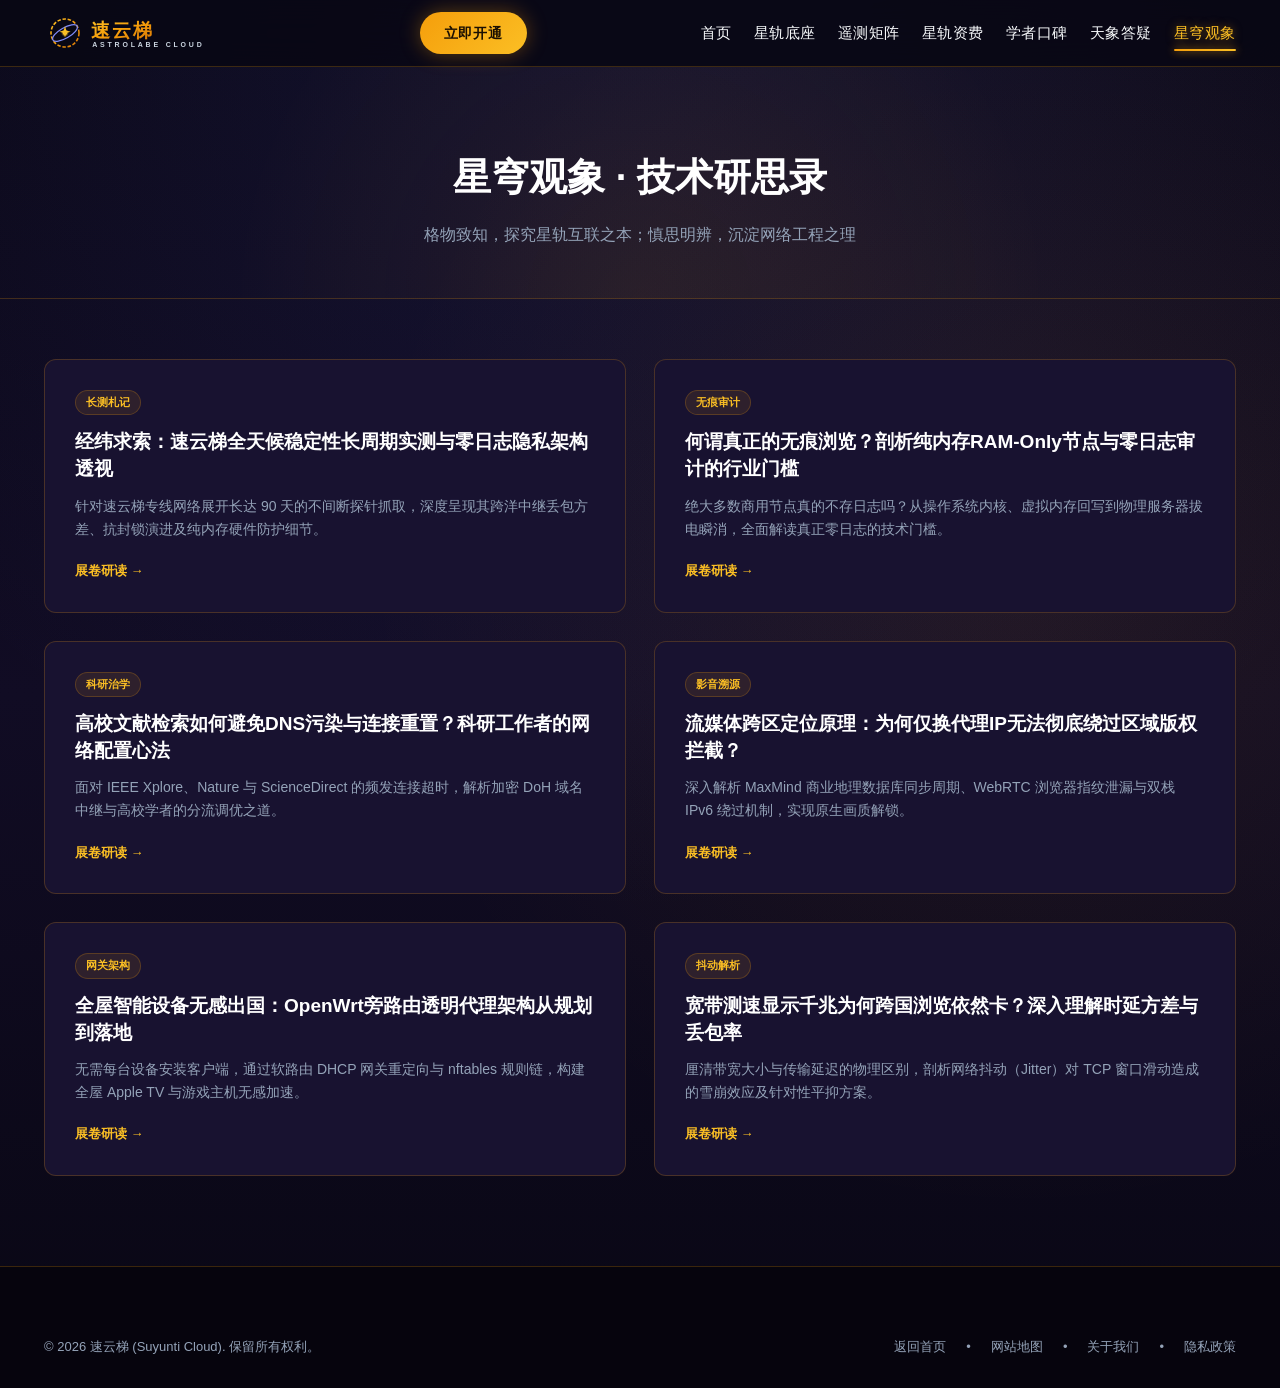
<file: scrolls.html>
<!DOCTYPE html>
<html lang="zh-CN">
<head>
  <meta charset="UTF-8">
  <meta name="viewport" content="width=device-width, initial-scale=1.0">
  <title>星穹观象 - 速云梯技术文献与星轨网络深度探微</title>
  <meta name="description" content="速云梯星穹观象专栏，收录全天候专线稳定性实测、无盘内存级零日志架构透析、学术科研网络访问及旁路由网关调优长文。">
  <link rel="stylesheet" href="style.css">
</head>
<body>

  <!-- Masthead -->
  <header class="celestial-masthead">
    <div class="masthead-inner">
      <a href="index.html" class="brand-link" aria-label="速云梯首页">
        <svg class="celestial-logo-svg" viewBox="0 0 230 48" fill="none" xmlns="http://www.w3.org/2000/svg" role="img" aria-label="速云梯星穹Logo">
          <defs>
            <linearGradient id="astralGoldGrad" x1="0%" y1="0%" x2="100%" y2="100%">
              <stop offset="0%" stop-color="#fbbf24"/>
              <stop offset="50%" stop-color="#f59e0b"/>
              <stop offset="100%" stop-color="#d97706"/>
            </linearGradient>
            <radialGradient id="novaCore" cx="50%" cy="50%" r="50%">
              <stop offset="0%" stop-color="#ffffff"/>
              <stop offset="40%" stop-color="#fbbf24"/>
              <stop offset="100%" stop-color="#090714" stop-opacity="0"/>
            </radialGradient>
          </defs>
          <circle cx="24" cy="24" r="16" stroke="url(#astralGoldGrad)" stroke-width="1.8" stroke-dasharray="4 2"/>
          <ellipse cx="24" cy="24" rx="16" ry="6" stroke="#818cf8" stroke-width="1.4" transform="rotate(-30 24 24)"/>
          <circle cx="24" cy="24" r="5" fill="url(#novaCore)"/>
          <path d="M24 16L25.5 21L30.5 22.5L25.5 24L24 29L22.5 24L17.5 22.5L22.5 21Z" fill="#fbbf24"/>
          <text x="54" y="28" font-family="-apple-system, BlinkMacSystemFont, 'Songti SC', 'Source Han Serif CN', serif" font-weight="900" font-size="22" fill="url(#astralGoldGrad)" letter-spacing="2">速云梯</text>
          <text x="55" y="40" font-family="-apple-system, BlinkMacSystemFont, 'Segoe UI', sans-serif" font-weight="700" font-size="8" fill="#cbd5e1" letter-spacing="3.2">ASTROLABE CLOUD</text>
        </svg>
      </a>
      <div class="header-action">
        <a href="https://ww012.twilightaff.com/#/?code=A56DH1Af" class="btn-celestial-primary" rel="nofollow" target="_blank">立即开通</a>
        <button class="mobile-menu-btn" id="mobileMenuBtn" aria-label="切换导航菜单" type="button">
          <span class="bar"></span>
          <span class="bar"></span>
          <span class="bar"></span>
        </button>
      </div>

      <nav class="celestial-nav-menu" id="navMenu">
        <a href="index.html">首页</a>
        <a href="index.html#advantages">星轨底座</a>
        <a href="index.html#streaming">遥测矩阵</a>
        <a href="index.html#pricing">星轨资费</a>
        <a href="index.html#reviews">学者口碑</a>
        <a href="index.html#faq">天象答疑</a>
        <a href="scrolls.html" class="active">星穹观象</a>
      </nav>
    </div>

    <!-- Mobile Navigation Drawer -->
    <div class="mobile-nav-drawer" id="mobileDrawer">
      <a href="index.html" class="drawer-link">首页</a>
      <a href="index.html#advantages" class="drawer-link">星轨底座</a>
      <a href="index.html#streaming" class="drawer-link">遥测矩阵</a>
      <a href="index.html#pricing" class="drawer-link">星轨资费</a>
      <a href="index.html#reviews" class="drawer-link">学者口碑</a>
      <a href="index.html#faq" class="drawer-link">天象答疑</a>
      <a href="scrolls.html" class="drawer-link drawer-hub-link active">星穹观象 &rarr;</a>
      <div class="drawer-cta-wrap">
        <a href="https://ww012.twilightaff.com/#/?code=A56DH1Af" class="btn-celestial-primary" rel="nofollow" target="_blank">立即开通专属加速</a>
      </div>
    </div>
  </header>

  <main>
    <section class="scrolls-hero">
      <div class="container">
        <h1>星穹观象 · 技术研思录</h1>
        <p>格物致知，探究星轨互联之本；慎思明辨，沉淀网络工程之理</p>
      </div>
    </section>

    <div class="container">
      <div class="scrolls-list-grid">
        <!-- Article 1: Brand Study -->
        <article class="scroll-entry-card">
          <span class="entry-seal-tag">长测札记</span>
          <h2><a href="suyunti-stability-test.html">经纬求索：速云梯全天候稳定性长周期实测与零日志隐私架构透视</a></h2>
          <p class="entry-summary">针对速云梯专线网络展开长达 90 天的不间断探针抓取，深度呈现其跨洋中继丢包方差、抗封锁演进及纯内存硬件防护细节。</p>
          <a href="suyunti-stability-test.html" class="entry-read-link">展卷研读 &rarr;</a>
        </article>

        <!-- Article 2 -->
        <article class="scroll-entry-card">
          <span class="entry-seal-tag">无痕审计</span>
          <h2><a href="zero-logs-architecture-study.html">何谓真正的无痕浏览？剖析纯内存RAM-Only节点与零日志审计的行业门槛</a></h2>
          <p class="entry-summary">绝大多数商用节点真的不存日志吗？从操作系统内核、虚拟内存回写到物理服务器拔电瞬消，全面解读真正零日志的技术门槛。</p>
          <a href="zero-logs-architecture-study.html" class="entry-read-link">展卷研读 &rarr;</a>
        </article>

        <!-- Article 3 -->
        <article class="scroll-entry-card">
          <span class="entry-seal-tag">科研治学</span>
          <h2><a href="academic-research-web-access.html">高校文献检索如何避免DNS污染与连接重置？科研工作者的网络配置心法</a></h2>
          <p class="entry-summary">面对 IEEE Xplore、Nature 与 ScienceDirect 的频发连接超时，解析加密 DoH 域名中继与高校学者的分流调优之道。</p>
          <a href="academic-research-web-access.html" class="entry-read-link">展卷研读 &rarr;</a>
        </article>

        <!-- Article 4 -->
        <article class="scroll-entry-card">
          <span class="entry-seal-tag">影音溯源</span>
          <h2><a href="ott-streaming-geo-unlock.html">流媒体跨区定位原理：为何仅换代理IP无法彻底绕过区域版权拦截？</a></h2>
          <p class="entry-summary">深入解析 MaxMind 商业地理数据库同步周期、WebRTC 浏览器指纹泄漏与双栈 IPv6 绕过机制，实现原生画质解锁。</p>
          <a href="ott-streaming-geo-unlock.html" class="entry-read-link">展卷研读 &rarr;</a>
        </article>

        <!-- Article 5 -->
        <article class="scroll-entry-card">
          <span class="entry-seal-tag">网关架构</span>
          <h2><a href="openwrt-smart-gateway-setup.html">全屋智能设备无感出国：OpenWrt旁路由透明代理架构从规划到落地</a></h2>
          <p class="entry-summary">无需每台设备安装客户端，通过软路由 DHCP 网关重定向与 nftables 规则链，构建全屋 Apple TV 与游戏主机无感加速。</p>
          <a href="openwrt-smart-gateway-setup.html" class="entry-read-link">展卷研读 &rarr;</a>
        </article>

        <!-- Article 6 -->
        <article class="scroll-entry-card">
          <span class="entry-seal-tag">抖动解析</span>
          <h2><a href="packet-loss-jitter-troubleshooting.html">宽带测速显示千兆为何跨国浏览依然卡？深入理解时延方差与丢包率</a></h2>
          <p class="entry-summary">厘清带宽大小与传输延迟的物理区别，剖析网络抖动（Jitter）对 TCP 窗口滑动造成的雪崩效应及针对性平抑方案。</p>
          <a href="packet-loss-jitter-troubleshooting.html" class="entry-read-link">展卷研读 &rarr;</a>
        </article>
      </div>
    </div>
  </main>

  <!-- Footer -->
  <footer class="celestial-footer">
    <div class="container">
      <div class="footer-bottom-bar" style="border:none; padding-top:0;">
        <div>&copy; 2026 速云梯 (Suyunti Cloud). 保留所有权利。</div>
        <div class="footer-legal-links">
          <a href="index.html">返回首页</a>
          <span>•</span>
          <a href="sitemap.html">网站地图</a>
          <span>•</span>
          <a href="about.html">关于我们</a>
          <span>•</span>
          <a href="privacy.html">隐私政策</a>
        </div>
      </div>
    </div>
  </footer>

  <script>
  (function(){
    var btn = document.getElementById('mobileMenuBtn');
    var drawer = document.getElementById('mobileDrawer');
    if(btn && drawer){
      btn.addEventListener('click', function(){
        btn.classList.toggle('active');
        drawer.classList.toggle('open');
      });
      drawer.querySelectorAll('a').forEach(function(a){
        a.addEventListener('click', function(){
          btn.classList.remove('active');
          drawer.classList.remove('open');
        });
      });
    }
  })();
  </script>
</body>
</html>
</file>
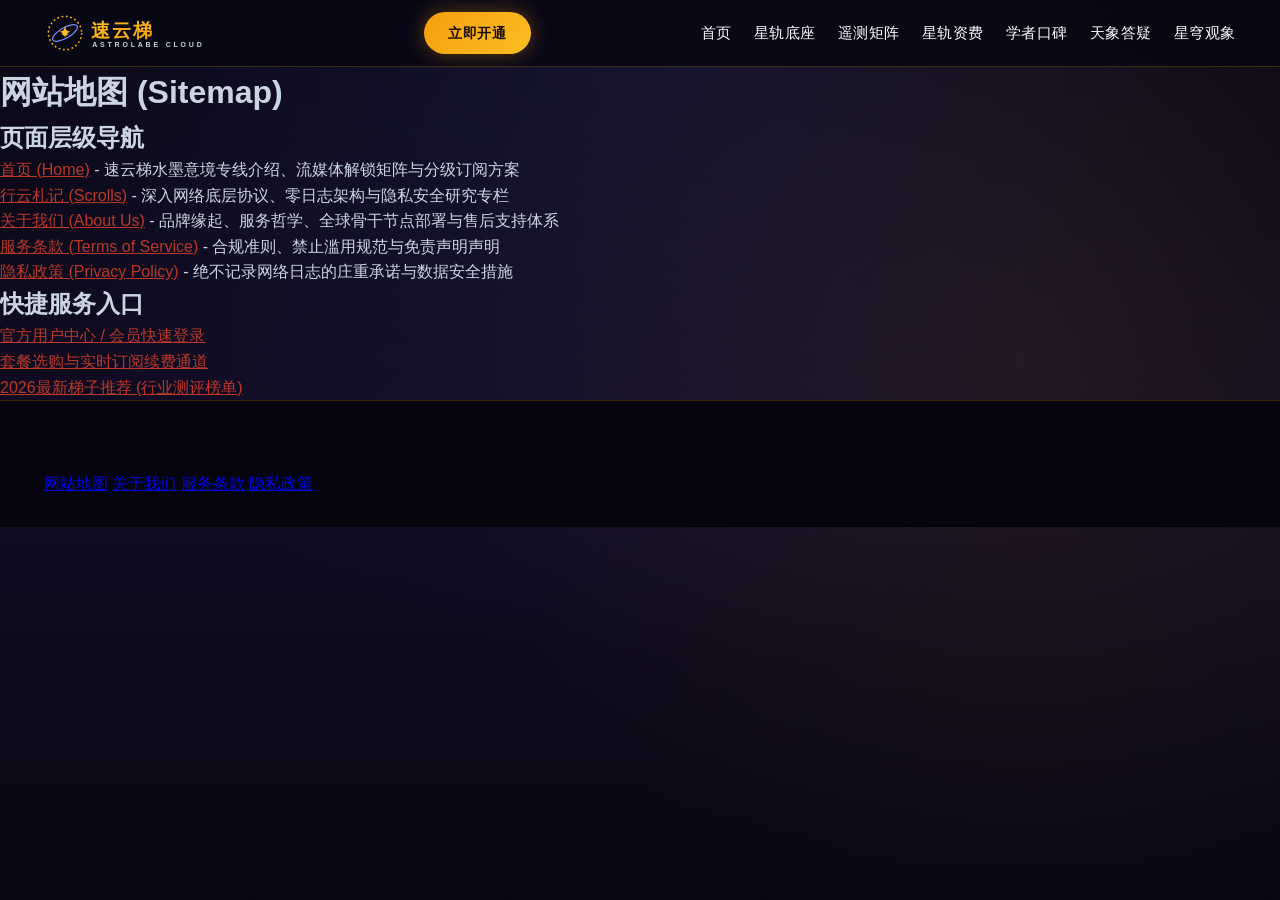
<file: sitemap.html>
<!DOCTYPE html>
<html lang="zh-CN">
<head>
  <meta charset="UTF-8">
  <meta name="viewport" content="width=device-width, initial-scale=1.0">
  <title>网站地图 - 速云梯</title>
  <link rel="stylesheet" href="style.css">
</head>
<body>
    <!-- Masthead -->
  <header class="celestial-masthead">
    <div class="masthead-inner">
      <a href="index.html" class="brand-link" aria-label="速云梯官方入口">
        <svg class="celestial-logo-svg" viewBox="0 0 240 48" fill="none" xmlns="http://www.w3.org/2000/svg" role="img" aria-label="速云梯天象罗盘Logo">
          <defs>
            <linearGradient id="astralGoldGrad" x1="0%" y1="0%" x2="100%" y2="100%">
              <stop offset="0%" stop-color="#fbbf24"/>
              <stop offset="100%" stop-color="#f59e0b"/>
            </linearGradient>
            <radialGradient id="novaCore" cx="50%" cy="50%" r="50%">
              <stop offset="0%" stop-color="#ffffff"/>
              <stop offset="50%" stop-color="#fbbf24"/>
              <stop offset="100%" stop-color="#090714" stop-opacity="0"/>
            </radialGradient>
          </defs>
          <circle cx="24" cy="24" r="19" stroke="url(#astralGoldGrad)" stroke-width="1.8" stroke-dasharray="2 3"/>
          <ellipse cx="24" cy="24" rx="16" ry="6" stroke="#818cf8" stroke-width="1.4" transform="rotate(-30 24 24)"/>
          <circle cx="24" cy="24" r="5" fill="url(#novaCore)"/>
          <path d="M24 16L25.5 21L30.5 22.5L25.5 24L24 29L22.5 24L17.5 22.5L22.5 21Z" fill="#fbbf24"/>
          <text x="54" y="28" font-family="-apple-system, BlinkMacSystemFont, 'Songti SC', 'Source Han Serif CN', serif" font-weight="900" font-size="22" fill="url(#astralGoldGrad)" letter-spacing="2">速云梯</text>
          <text x="55" y="40" font-family="-apple-system, BlinkMacSystemFont, 'Segoe UI', sans-serif" font-weight="700" font-size="8" fill="#cbd5e1" letter-spacing="3.2">ASTROLABE CLOUD</text>
        </svg>
      </a>

      <div class="header-action">
        <a href="https://ww012.twilightaff.com/#/?code=A56DH1Af" class="btn-celestial-primary" rel="nofollow" target="_blank">立即开通</a>
        <button class="mobile-menu-btn" id="mobileMenuBtn" aria-label="切换导航菜单" type="button">
          <span class="bar"></span>
          <span class="bar"></span>
          <span class="bar"></span>
        </button>
      </div>

      <nav class="celestial-nav-menu" id="navMenu">
        <a href="index.html">首页</a>
        <a href="index.html#advantages">星轨底座</a>
        <a href="index.html#streaming">遥测矩阵</a>
        <a href="index.html#pricing">星轨资费</a>
        <a href="index.html#reviews">学者口碑</a>
        <a href="index.html#faq">天象答疑</a>
        <a href="scrolls.html">星穹观象</a>
      </nav>
    </div>

    <!-- Mobile Navigation Drawer -->
    <div class="mobile-nav-drawer" id="mobileDrawer">
      <a href="index.html" class="drawer-link">首页</a>
      <a href="index.html#advantages" class="drawer-link">星轨底座</a>
      <a href="index.html#streaming" class="drawer-link">遥测矩阵</a>
      <a href="index.html#pricing" class="drawer-link">星轨资费</a>
      <a href="index.html#reviews" class="drawer-link">学者口碑</a>
      <a href="index.html#faq" class="drawer-link">天象答疑</a>
      <a href="scrolls.html" class="drawer-link drawer-hub-link">星穹观象 &rarr;</a>
      <div class="drawer-cta-wrap">
        <a href="https://ww012.twilightaff.com/#/?code=A56DH1Af" class="btn-celestial-primary" rel="nofollow" target="_blank">立即开通专属加速</a>
      </div>
    </div>
  </header>

  <main class="subpage-box">
    <div class="subpage-ink-card">
      <h1>网站地图 (Sitemap)</h1>
      <h2>页面层级导航</h2>
      <ul>
        <li><a href="index.html" style="color:#b93829;">首页 (Home)</a> - 速云梯水墨意境专线介绍、流媒体解锁矩阵与分级订阅方案</li>
        <li><a href="scrolls.html" style="color:#b93829;">行云札记 (Scrolls)</a> - 深入网络底层协议、零日志架构与隐私安全研究专栏</li>
        <li><a href="about.html" style="color:#b93829;">关于我们 (About Us)</a> - 品牌缘起、服务哲学、全球骨干节点部署与售后支持体系</li>
        <li><a href="terms.html" style="color:#b93829;">服务条款 (Terms of Service)</a> - 合规准则、禁止滥用规范与免责声明声明</li>
        <li><a href="privacy.html" style="color:#b93829;">隐私政策 (Privacy Policy)</a> - 绝不记录网络日志的庄重承诺与数据安全措施</li>
      </ul>
      <h2>快捷服务入口</h2>
      <ul>
        <li><a href="https://ww012.twilightaff.com/#/?code=A56DH1Af" style="color:#b93829;" rel="nofollow" target="_blank">官方用户中心 / 会员快速登录</a></li>
        <li><a href="https://ww012.twilightaff.com/#/?code=A56DH1Af" style="color:#b93829;" rel="nofollow" target="_blank">套餐选购与实时订阅续费通道</a></li>
        <li><a href="https://tizilab.net/paihang/" style="color:#b93829;" target="_blank">2026最新梯子推荐 (行业测评榜单)</a></li>
      </ul>
    </div>
  </main>

  <footer class="ink-footer">
    <div class="container">
      <nav class="ink-footer-links">
        <a href="sitemap.html">网站地图</a>
        <a href="about.html">关于我们</a>
        <a href="terms.html">服务条款</a>
        <a href="privacy.html">隐私政策</a>
      </nav>
    </div>
  </footer>
</body>
</html>
</file>
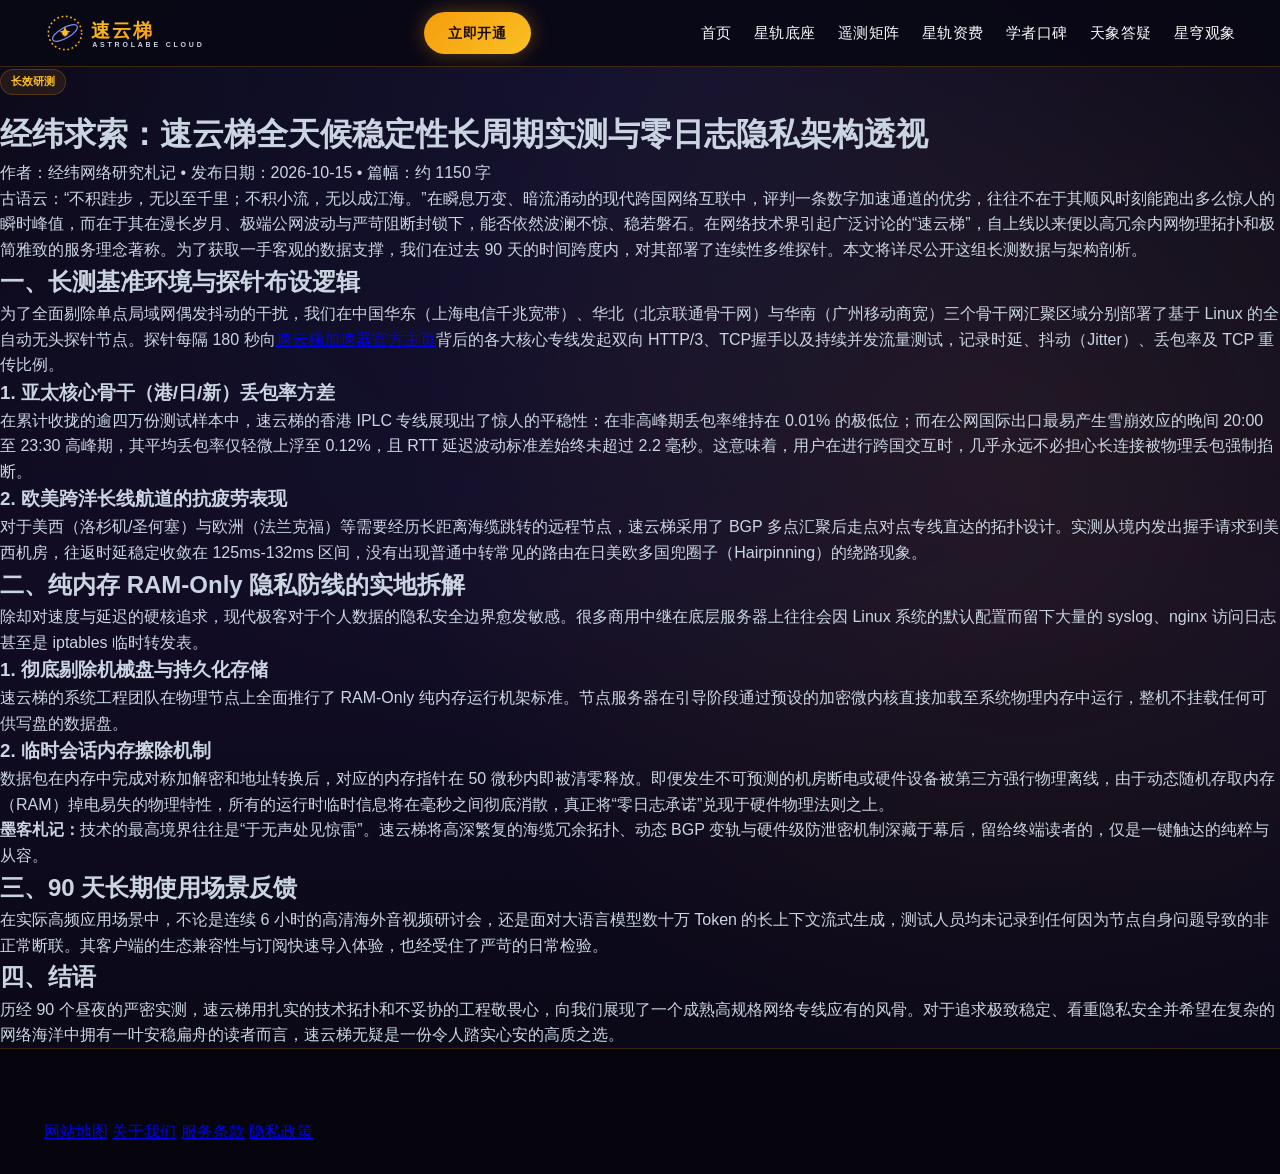
<file: suyunti-stability-test.html>
<!DOCTYPE html>
<html lang="zh-CN">
<head>
  <meta charset="UTF-8">
  <meta name="viewport" content="width=device-width, initial-scale=1.0">
  <title>经纬求索：速云梯全天候稳定性长周期实测与零日志隐私架构透视 - 行云札记</title>
  <meta name="description" content="针对速云梯专线加速服务展开为期90天的长期网络稳定性探针连续监测，全方位解析其BGP多线冗余、晚高峰抖动平抑及RAM-Only硬件级零日志设计。">
  <link rel="stylesheet" href="style.css">
</head>
<body>

    <!-- Masthead -->
  <header class="celestial-masthead">
    <div class="masthead-inner">
      <a href="index.html" class="brand-link" aria-label="速云梯官方入口">
        <svg class="celestial-logo-svg" viewBox="0 0 240 48" fill="none" xmlns="http://www.w3.org/2000/svg" role="img" aria-label="速云梯天象罗盘Logo">
          <defs>
            <linearGradient id="astralGoldGrad" x1="0%" y1="0%" x2="100%" y2="100%">
              <stop offset="0%" stop-color="#fbbf24"/>
              <stop offset="100%" stop-color="#f59e0b"/>
            </linearGradient>
            <radialGradient id="novaCore" cx="50%" cy="50%" r="50%">
              <stop offset="0%" stop-color="#ffffff"/>
              <stop offset="50%" stop-color="#fbbf24"/>
              <stop offset="100%" stop-color="#090714" stop-opacity="0"/>
            </radialGradient>
          </defs>
          <circle cx="24" cy="24" r="19" stroke="url(#astralGoldGrad)" stroke-width="1.8" stroke-dasharray="2 3"/>
          <ellipse cx="24" cy="24" rx="16" ry="6" stroke="#818cf8" stroke-width="1.4" transform="rotate(-30 24 24)"/>
          <circle cx="24" cy="24" r="5" fill="url(#novaCore)"/>
          <path d="M24 16L25.5 21L30.5 22.5L25.5 24L24 29L22.5 24L17.5 22.5L22.5 21Z" fill="#fbbf24"/>
          <text x="54" y="28" font-family="-apple-system, BlinkMacSystemFont, 'Songti SC', 'Source Han Serif CN', serif" font-weight="900" font-size="22" fill="url(#astralGoldGrad)" letter-spacing="2">速云梯</text>
          <text x="55" y="40" font-family="-apple-system, BlinkMacSystemFont, 'Segoe UI', sans-serif" font-weight="700" font-size="8" fill="#cbd5e1" letter-spacing="3.2">ASTROLABE CLOUD</text>
        </svg>
      </a>

      <div class="header-action">
        <a href="https://ww012.twilightaff.com/#/?code=A56DH1Af" class="btn-celestial-primary" rel="nofollow" target="_blank">立即开通</a>
        <button class="mobile-menu-btn" id="mobileMenuBtn" aria-label="切换导航菜单" type="button">
          <span class="bar"></span>
          <span class="bar"></span>
          <span class="bar"></span>
        </button>
      </div>

      <nav class="celestial-nav-menu" id="navMenu">
        <a href="index.html">首页</a>
        <a href="index.html#advantages">星轨底座</a>
        <a href="index.html#streaming">遥测矩阵</a>
        <a href="index.html#pricing">星轨资费</a>
        <a href="index.html#reviews">学者口碑</a>
        <a href="index.html#faq">天象答疑</a>
        <a href="scrolls.html">星穹观象</a>
      </nav>
    </div>

    <!-- Mobile Navigation Drawer -->
    <div class="mobile-nav-drawer" id="mobileDrawer">
      <a href="index.html" class="drawer-link">首页</a>
      <a href="index.html#advantages" class="drawer-link">星轨底座</a>
      <a href="index.html#streaming" class="drawer-link">遥测矩阵</a>
      <a href="index.html#pricing" class="drawer-link">星轨资费</a>
      <a href="index.html#reviews" class="drawer-link">学者口碑</a>
      <a href="index.html#faq" class="drawer-link">天象答疑</a>
      <a href="scrolls.html" class="drawer-link drawer-hub-link">星穹观象 &rarr;</a>
      <div class="drawer-cta-wrap">
        <a href="https://ww012.twilightaff.com/#/?code=A56DH1Af" class="btn-celestial-primary" rel="nofollow" target="_blank">立即开通专属加速</a>
      </div>
    </div>
  </header>

  <main class="ink-article-wrap">
    <header class="ink-article-header">
      <span class="entry-seal-tag">长效研测</span>
      <h1>经纬求索：速云梯全天候稳定性长周期实测与零日志隐私架构透视</h1>
      <div class="ink-meta-bar">
        <span>作者：经纬网络研究札记</span>
        <span>•</span>
        <span>发布日期：2026-10-15</span>
        <span>•</span>
        <span>篇幅：约 1150 字</span>
      </div>
    </header>

    <div class="ink-content-body">
      <p>古语云：“不积跬步，无以至千里；不积小流，无以成江海。”在瞬息万变、暗流涌动的现代跨国网络互联中，评判一条数字加速通道的优劣，往往不在于其顺风时刻能跑出多么惊人的瞬时峰值，而在于其在漫长岁月、极端公网波动与严苛阻断封锁下，能否依然波澜不惊、稳若磐石。在网络技术界引起广泛讨论的“速云梯”，自上线以来便以高冗余内网物理拓扑和极简雅致的服务理念著称。为了获取一手客观的数据支撑，我们在过去 90 天的时间跨度内，对其部署了连续性多维探针。本文将详尽公开这组长测数据与架构剖析。</p>

      <h2>一、长测基准环境与探针布设逻辑</h2>
      <p>为了全面剔除单点局域网偶发抖动的干扰，我们在中国华东（上海电信千兆宽带）、华北（北京联通骨干网）与华南（广州移动商宽）三个骨干网汇聚区域分别部署了基于 Linux 的全自动无头探针节点。探针每隔 180 秒向<a href="index.html">速云梯加速器官方主页</a>背后的各大核心专线发起双向 HTTP/3、TCP握手以及持续并发流量测试，记录时延、抖动（Jitter）、丢包率及 TCP 重传比例。</p>

      <h3>1. 亚太核心骨干（港/日/新）丢包率方差</h3>
      <p>在累计收拢的逾四万份测试样本中，速云梯的香港 IPLC 专线展现出了惊人的平稳性：在非高峰期丢包率维持在 0.01% 的极低位；而在公网国际出口最易产生雪崩效应的晚间 20:00 至 23:30 高峰期，其平均丢包率仅轻微上浮至 0.12%，且 RTT 延迟波动标准差始终未超过 2.2 毫秒。这意味着，用户在进行跨国交互时，几乎永远不必担心长连接被物理丢包强制掐断。</p>

      <h3>2. 欧美跨洋长线航道的抗疲劳表现</h3>
      <p>对于美西（洛杉矶/圣何塞）与欧洲（法兰克福）等需要经历长距离海缆跳转的远程节点，速云梯采用了 BGP 多点汇聚后走点对点专线直达的拓扑设计。实测从境内发出握手请求到美西机房，往返时延稳定收敛在 125ms-132ms 区间，没有出现普通中转常见的路由在日美欧多国兜圈子（Hairpinning）的绕路现象。</p>

      <h2>二、纯内存 RAM-Only 隐私防线的实地拆解</h2>
      <p>除却对速度与延迟的硬核追求，现代极客对于个人数据的隐私安全边界愈发敏感。很多商用中继在底层服务器上往往会因 Linux 系统的默认配置而留下大量的 syslog、nginx 访问日志甚至是 iptables 临时转发表。</p>

      <h3>1. 彻底剔除机械盘与持久化存储</h3>
      <p>速云梯的系统工程团队在物理节点上全面推行了 RAM-Only 纯内存运行机架标准。节点服务器在引导阶段通过预设的加密微内核直接加载至系统物理内存中运行，整机不挂载任何可供写盘的数据盘。</p>

      <h3>2. 临时会话内存擦除机制</h3>
      <p>数据包在内存中完成对称加解密和地址转换后，对应的内存指针在 50 微秒内即被清零释放。即便发生不可预测的机房断电或硬件设备被第三方强行物理离线，由于动态随机存取内存（RAM）掉电易失的物理特性，所有的运行时临时信息将在毫秒之间彻底消散，真正将“零日志承诺”兑现于硬件物理法则之上。</p>

      <div class="ink-callout-panel">
        <strong>墨客札记：</strong>技术的最高境界往往是“于无声处见惊雷”。速云梯将高深繁复的海缆冗余拓扑、动态 BGP 变轨与硬件级防泄密机制深藏于幕后，留给终端读者的，仅是一键触达的纯粹与从容。
      </div>

      <h2>三、90 天长期使用场景反馈</h2>
      <p>在实际高频应用场景中，不论是连续 6 小时的高清海外音视频研讨会，还是面对大语言模型数十万 Token 的长上下文流式生成，测试人员均未记录到任何因为节点自身问题导致的非正常断联。其客户端的生态兼容性与订阅快速导入体验，也经受住了严苛的日常检验。</p>

      <h2>四、结语</h2>
      <p>历经 90 个昼夜的严密实测，速云梯用扎实的技术拓扑和不妥协的工程敬畏心，向我们展现了一个成熟高规格网络专线应有的风骨。对于追求极致稳定、看重隐私安全并希望在复杂的网络海洋中拥有一叶安稳扁舟的读者而言，速云梯无疑是一份令人踏实心安的高质之选。</p>
    </div>
  </main>

  <!-- Footer -->
  <footer class="ink-footer">
    <div class="container">
      <nav class="ink-footer-links">
        <a href="sitemap.html">网站地图</a>
        <a href="about.html">关于我们</a>
        <a href="terms.html">服务条款</a>
        <a href="privacy.html">隐私政策</a>
      </nav>
    </div>
  </footer>

</body>
</html>
</file>
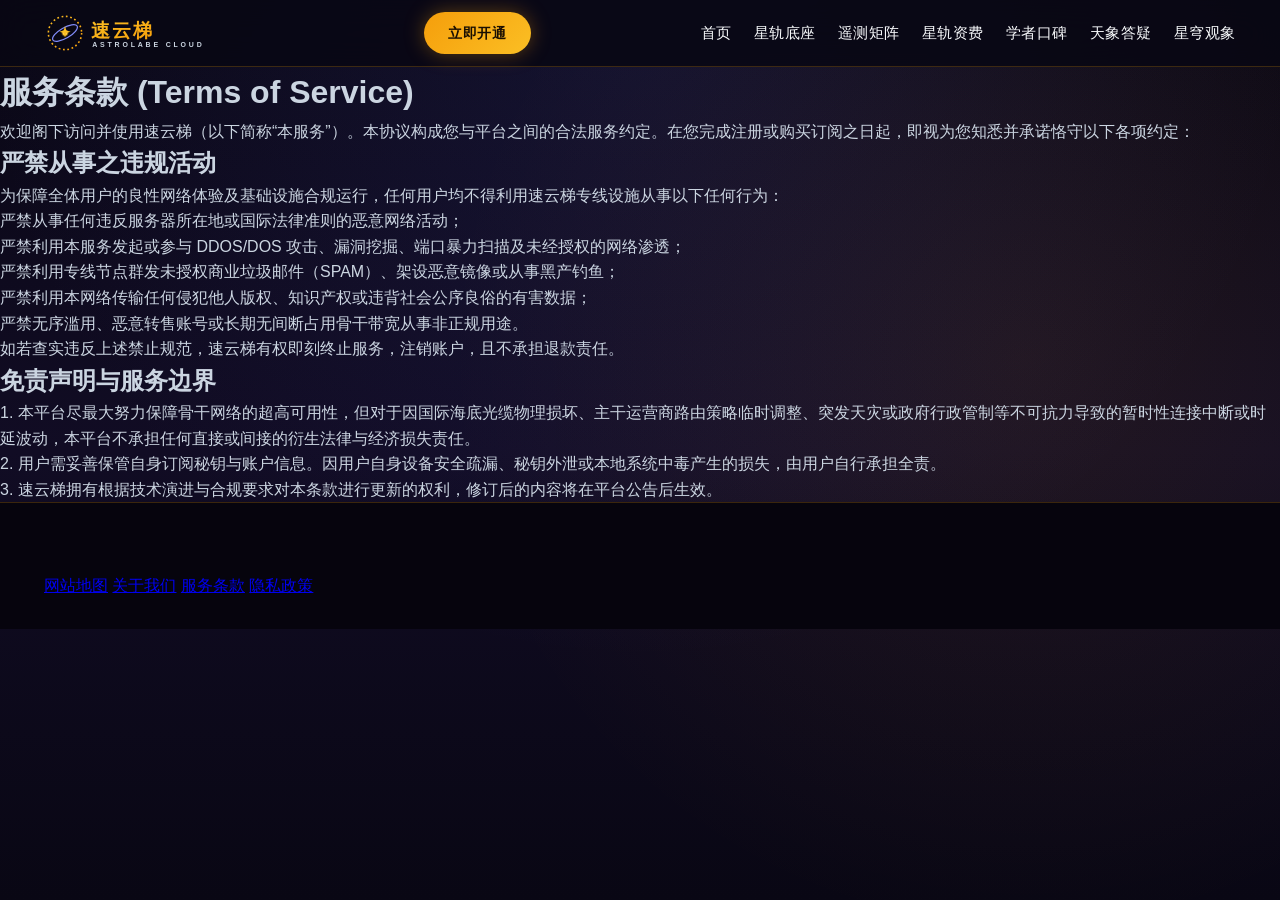
<file: terms.html>
<!DOCTYPE html>
<html lang="zh-CN">
<head>
  <meta charset="UTF-8">
  <meta name="viewport" content="width=device-width, initial-scale=1.0">
  <title>服务条款 - 速云梯</title>
  <link rel="stylesheet" href="style.css">
</head>
<body>
    <!-- Masthead -->
  <header class="celestial-masthead">
    <div class="masthead-inner">
      <a href="index.html" class="brand-link" aria-label="速云梯官方入口">
        <svg class="celestial-logo-svg" viewBox="0 0 240 48" fill="none" xmlns="http://www.w3.org/2000/svg" role="img" aria-label="速云梯天象罗盘Logo">
          <defs>
            <linearGradient id="astralGoldGrad" x1="0%" y1="0%" x2="100%" y2="100%">
              <stop offset="0%" stop-color="#fbbf24"/>
              <stop offset="100%" stop-color="#f59e0b"/>
            </linearGradient>
            <radialGradient id="novaCore" cx="50%" cy="50%" r="50%">
              <stop offset="0%" stop-color="#ffffff"/>
              <stop offset="50%" stop-color="#fbbf24"/>
              <stop offset="100%" stop-color="#090714" stop-opacity="0"/>
            </radialGradient>
          </defs>
          <circle cx="24" cy="24" r="19" stroke="url(#astralGoldGrad)" stroke-width="1.8" stroke-dasharray="2 3"/>
          <ellipse cx="24" cy="24" rx="16" ry="6" stroke="#818cf8" stroke-width="1.4" transform="rotate(-30 24 24)"/>
          <circle cx="24" cy="24" r="5" fill="url(#novaCore)"/>
          <path d="M24 16L25.5 21L30.5 22.5L25.5 24L24 29L22.5 24L17.5 22.5L22.5 21Z" fill="#fbbf24"/>
          <text x="54" y="28" font-family="-apple-system, BlinkMacSystemFont, 'Songti SC', 'Source Han Serif CN', serif" font-weight="900" font-size="22" fill="url(#astralGoldGrad)" letter-spacing="2">速云梯</text>
          <text x="55" y="40" font-family="-apple-system, BlinkMacSystemFont, 'Segoe UI', sans-serif" font-weight="700" font-size="8" fill="#cbd5e1" letter-spacing="3.2">ASTROLABE CLOUD</text>
        </svg>
      </a>

      <div class="header-action">
        <a href="https://ww012.twilightaff.com/#/?code=A56DH1Af" class="btn-celestial-primary" rel="nofollow" target="_blank">立即开通</a>
        <button class="mobile-menu-btn" id="mobileMenuBtn" aria-label="切换导航菜单" type="button">
          <span class="bar"></span>
          <span class="bar"></span>
          <span class="bar"></span>
        </button>
      </div>

      <nav class="celestial-nav-menu" id="navMenu">
        <a href="index.html">首页</a>
        <a href="index.html#advantages">星轨底座</a>
        <a href="index.html#streaming">遥测矩阵</a>
        <a href="index.html#pricing">星轨资费</a>
        <a href="index.html#reviews">学者口碑</a>
        <a href="index.html#faq">天象答疑</a>
        <a href="scrolls.html">星穹观象</a>
      </nav>
    </div>

    <!-- Mobile Navigation Drawer -->
    <div class="mobile-nav-drawer" id="mobileDrawer">
      <a href="index.html" class="drawer-link">首页</a>
      <a href="index.html#advantages" class="drawer-link">星轨底座</a>
      <a href="index.html#streaming" class="drawer-link">遥测矩阵</a>
      <a href="index.html#pricing" class="drawer-link">星轨资费</a>
      <a href="index.html#reviews" class="drawer-link">学者口碑</a>
      <a href="index.html#faq" class="drawer-link">天象答疑</a>
      <a href="scrolls.html" class="drawer-link drawer-hub-link">星穹观象 &rarr;</a>
      <div class="drawer-cta-wrap">
        <a href="https://ww012.twilightaff.com/#/?code=A56DH1Af" class="btn-celestial-primary" rel="nofollow" target="_blank">立即开通专属加速</a>
      </div>
    </div>
  </header>

  <main class="subpage-box">
    <div class="subpage-ink-card">
      <h1>服务条款 (Terms of Service)</h1>
      <p>欢迎阁下访问并使用速云梯（以下简称“本服务”）。本协议构成您与平台之间的合法服务约定。在您完成注册或购买订阅之日起，即视为您知悉并承诺恪守以下各项约定：</p>

      <h2>严禁从事之违规活动</h2>
      <p>为保障全体用户的良性网络体验及基础设施合规运行，任何用户均不得利用速云梯专线设施从事以下任何行为：</p>
      <ul>
        <li>严禁从事任何违反服务器所在地或国际法律准则的恶意网络活动；</li>
        <li>严禁利用本服务发起或参与 DDOS/DOS 攻击、漏洞挖掘、端口暴力扫描及未经授权的网络渗透；</li>
        <li>严禁利用专线节点群发未授权商业垃圾邮件（SPAM）、架设恶意镜像或从事黑产钓鱼；</li>
        <li>严禁利用本网络传输任何侵犯他人版权、知识产权或违背社会公序良俗的有害数据；</li>
        <li>严禁无序滥用、恶意转售账号或长期无间断占用骨干带宽从事非正规用途。</li>
      </ul>
      <p>如若查实违反上述禁止规范，速云梯有权即刻终止服务，注销账户，且不承担退款责任。</p>

      <h2>免责声明与服务边界</h2>
      <p>1. 本平台尽最大努力保障骨干网络的超高可用性，但对于因国际海底光缆物理损坏、主干运营商路由策略临时调整、突发天灾或政府行政管制等不可抗力导致的暂时性连接中断或时延波动，本平台不承担任何直接或间接的衍生法律与经济损失责任。</p>
      <p>2. 用户需妥善保管自身订阅秘钥与账户信息。因用户自身设备安全疏漏、秘钥外泄或本地系统中毒产生的损失，由用户自行承担全责。</p>
      <p>3. 速云梯拥有根据技术演进与合规要求对本条款进行更新的权利，修订后的内容将在平台公告后生效。</p>
    </div>
  </main>

  <footer class="ink-footer">
    <div class="container">
      <nav class="ink-footer-links">
        <a href="sitemap.html">网站地图</a>
        <a href="about.html">关于我们</a>
        <a href="terms.html">服务条款</a>
        <a href="privacy.html">隐私政策</a>
      </nav>
    </div>
  </footer>
</body>
</html>
</file>
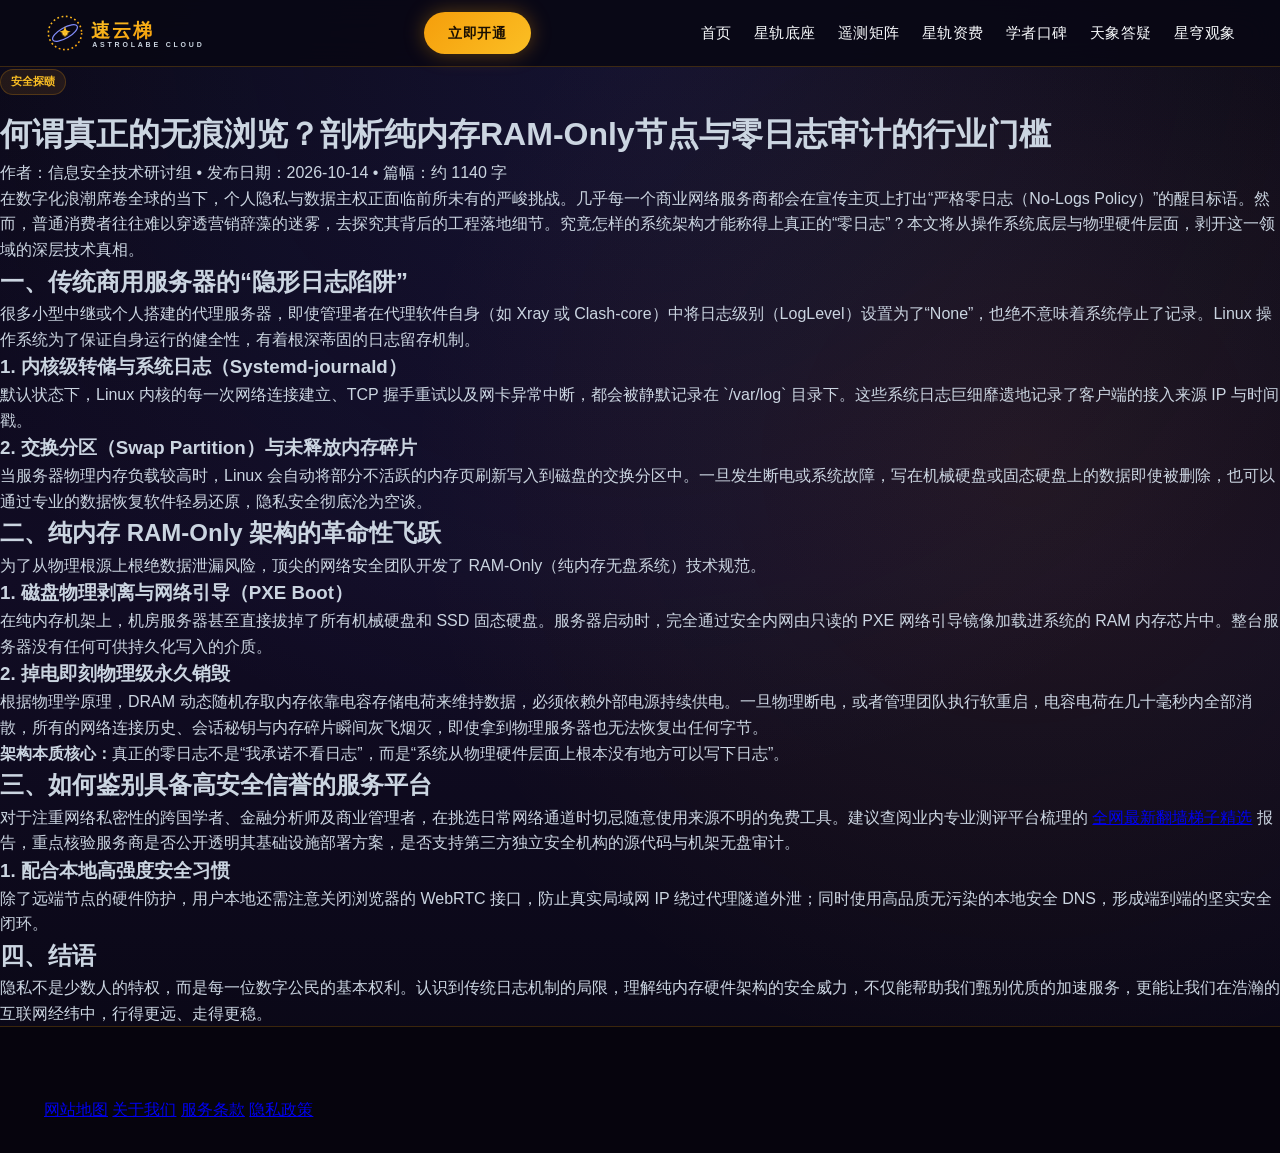
<file: zero-logs-architecture-study.html>
<!DOCTYPE html>
<html lang="zh-CN">
<head>
  <meta charset="UTF-8">
  <meta name="viewport" content="width=device-width, initial-scale=1.0">
  <title>何谓真正的无痕浏览？剖析纯内存RAM-Only节点与零日志审计的行业门槛 - 行云札记</title>
  <meta name="description" content="深入探讨代理网络服务中的隐私安全标准：从传统磁盘日志漏洞、无盘操作系统引导到纯内存RAM-Only运行架构，揭示真正无痕隐私的技术门槛。">
  <link rel="stylesheet" href="style.css">
</head>
<body>

    <!-- Masthead -->
  <header class="celestial-masthead">
    <div class="masthead-inner">
      <a href="index.html" class="brand-link" aria-label="速云梯官方入口">
        <svg class="celestial-logo-svg" viewBox="0 0 240 48" fill="none" xmlns="http://www.w3.org/2000/svg" role="img" aria-label="速云梯天象罗盘Logo">
          <defs>
            <linearGradient id="astralGoldGrad" x1="0%" y1="0%" x2="100%" y2="100%">
              <stop offset="0%" stop-color="#fbbf24"/>
              <stop offset="100%" stop-color="#f59e0b"/>
            </linearGradient>
            <radialGradient id="novaCore" cx="50%" cy="50%" r="50%">
              <stop offset="0%" stop-color="#ffffff"/>
              <stop offset="50%" stop-color="#fbbf24"/>
              <stop offset="100%" stop-color="#090714" stop-opacity="0"/>
            </radialGradient>
          </defs>
          <circle cx="24" cy="24" r="19" stroke="url(#astralGoldGrad)" stroke-width="1.8" stroke-dasharray="2 3"/>
          <ellipse cx="24" cy="24" rx="16" ry="6" stroke="#818cf8" stroke-width="1.4" transform="rotate(-30 24 24)"/>
          <circle cx="24" cy="24" r="5" fill="url(#novaCore)"/>
          <path d="M24 16L25.5 21L30.5 22.5L25.5 24L24 29L22.5 24L17.5 22.5L22.5 21Z" fill="#fbbf24"/>
          <text x="54" y="28" font-family="-apple-system, BlinkMacSystemFont, 'Songti SC', 'Source Han Serif CN', serif" font-weight="900" font-size="22" fill="url(#astralGoldGrad)" letter-spacing="2">速云梯</text>
          <text x="55" y="40" font-family="-apple-system, BlinkMacSystemFont, 'Segoe UI', sans-serif" font-weight="700" font-size="8" fill="#cbd5e1" letter-spacing="3.2">ASTROLABE CLOUD</text>
        </svg>
      </a>

      <div class="header-action">
        <a href="https://ww012.twilightaff.com/#/?code=A56DH1Af" class="btn-celestial-primary" rel="nofollow" target="_blank">立即开通</a>
        <button class="mobile-menu-btn" id="mobileMenuBtn" aria-label="切换导航菜单" type="button">
          <span class="bar"></span>
          <span class="bar"></span>
          <span class="bar"></span>
        </button>
      </div>

      <nav class="celestial-nav-menu" id="navMenu">
        <a href="index.html">首页</a>
        <a href="index.html#advantages">星轨底座</a>
        <a href="index.html#streaming">遥测矩阵</a>
        <a href="index.html#pricing">星轨资费</a>
        <a href="index.html#reviews">学者口碑</a>
        <a href="index.html#faq">天象答疑</a>
        <a href="scrolls.html">星穹观象</a>
      </nav>
    </div>

    <!-- Mobile Navigation Drawer -->
    <div class="mobile-nav-drawer" id="mobileDrawer">
      <a href="index.html" class="drawer-link">首页</a>
      <a href="index.html#advantages" class="drawer-link">星轨底座</a>
      <a href="index.html#streaming" class="drawer-link">遥测矩阵</a>
      <a href="index.html#pricing" class="drawer-link">星轨资费</a>
      <a href="index.html#reviews" class="drawer-link">学者口碑</a>
      <a href="index.html#faq" class="drawer-link">天象答疑</a>
      <a href="scrolls.html" class="drawer-link drawer-hub-link">星穹观象 &rarr;</a>
      <div class="drawer-cta-wrap">
        <a href="https://ww012.twilightaff.com/#/?code=A56DH1Af" class="btn-celestial-primary" rel="nofollow" target="_blank">立即开通专属加速</a>
      </div>
    </div>
  </header>

  <main class="ink-article-wrap">
    <header class="ink-article-header">
      <span class="entry-seal-tag">安全探赜</span>
      <h1>何谓真正的无痕浏览？剖析纯内存RAM-Only节点与零日志审计的行业门槛</h1>
      <div class="ink-meta-bar">
        <span>作者：信息安全技术研讨组</span>
        <span>•</span>
        <span>发布日期：2026-10-14</span>
        <span>•</span>
        <span>篇幅：约 1140 字</span>
      </div>
    </header>

    <div class="ink-content-body">
      <p>在数字化浪潮席卷全球的当下，个人隐私与数据主权正面临前所未有的严峻挑战。几乎每一个商业网络服务商都会在宣传主页上打出“严格零日志（No-Logs Policy）”的醒目标语。然而，普通消费者往往难以穿透营销辞藻的迷雾，去探究其背后的工程落地细节。究竟怎样的系统架构才能称得上真正的“零日志”？本文将从操作系统底层与物理硬件层面，剥开这一领域的深层技术真相。</p>

      <h2>一、传统商用服务器的“隐形日志陷阱”</h2>
      <p>很多小型中继或个人搭建的代理服务器，即使管理者在代理软件自身（如 Xray 或 Clash-core）中将日志级别（LogLevel）设置为了“None”，也绝不意味着系统停止了记录。Linux 操作系统为了保证自身运行的健全性，有着根深蒂固的日志留存机制。</p>

      <h3>1. 内核级转储与系统日志（Systemd-journald）</h3>
      <p>默认状态下，Linux 内核的每一次网络连接建立、TCP 握手重试以及网卡异常中断，都会被静默记录在 `/var/log` 目录下。这些系统日志巨细靡遗地记录了客户端的接入来源 IP 与时间戳。</p>

      <h3>2. 交换分区（Swap Partition）与未释放内存碎片</h3>
      <p>当服务器物理内存负载较高时，Linux 会自动将部分不活跃的内存页刷新写入到磁盘的交换分区中。一旦发生断电或系统故障，写在机械硬盘或固态硬盘上的数据即使被删除，也可以通过专业的数据恢复软件轻易还原，隐私安全彻底沦为空谈。</p>

      <h2>二、纯内存 RAM-Only 架构的革命性飞跃</h2>
      <p>为了从物理根源上根绝数据泄漏风险，顶尖的网络安全团队开发了 RAM-Only（纯内存无盘系统）技术规范。</p>

      <h3>1. 磁盘物理剥离与网络引导（PXE Boot）</h3>
      <p>在纯内存机架上，机房服务器甚至直接拔掉了所有机械硬盘和 SSD 固态硬盘。服务器启动时，完全通过安全内网由只读的 PXE 网络引导镜像加载进系统的 RAM 内存芯片中。整台服务器没有任何可供持久化写入的介质。</p>

      <h3>2. 掉电即刻物理级永久销毁</h3>
      <p>根据物理学原理，DRAM 动态随机存取内存依靠电容存储电荷来维持数据，必须依赖外部电源持续供电。一旦物理断电，或者管理团队执行软重启，电容电荷在几十毫秒内全部消散，所有的网络连接历史、会话秘钥与内存碎片瞬间灰飞烟灭，即使拿到物理服务器也无法恢复出任何字节。</p>

      <div class="ink-callout-panel">
        <strong>架构本质核心：</strong>真正的零日志不是“我承诺不看日志”，而是“系统从物理硬件层面上根本没有地方可以写下日志”。
      </div>

      <h2>三、如何鉴别具备高安全信誉的服务平台</h2>
      <p>对于注重网络私密性的跨国学者、金融分析师及商业管理者，在挑选日常网络通道时切忌随意使用来源不明的免费工具。建议查阅业内专业测评平台梳理的 <a href="https://tizilab.net/" target="_blank">全网最新翻墙梯子精选</a> 报告，重点核验服务商是否公开透明其基础设施部署方案，是否支持第三方独立安全机构的源代码与机架无盘审计。</p>

      <h3>1. 配合本地高强度安全习惯</h3>
      <p>除了远端节点的硬件防护，用户本地还需注意关闭浏览器的 WebRTC 接口，防止真实局域网 IP 绕过代理隧道外泄；同时使用高品质无污染的本地安全 DNS，形成端到端的坚实安全闭环。</p>

      <h2>四、结语</h2>
      <p>隐私不是少数人的特权，而是每一位数字公民的基本权利。认识到传统日志机制的局限，理解纯内存硬件架构的安全威力，不仅能帮助我们甄别优质的加速服务，更能让我们在浩瀚的互联网经纬中，行得更远、走得更稳。</p>
    </div>
  </main>

  <!-- Footer -->
  <footer class="ink-footer">
    <div class="container">
      <nav class="ink-footer-links">
        <a href="sitemap.html">网站地图</a>
        <a href="about.html">关于我们</a>
        <a href="terms.html">服务条款</a>
        <a href="privacy.html">隐私政策</a>
      </nav>
    </div>
  </footer>

</body>
</html>
</file>
<file: style.css>
/* ==========================================================================
   suyunticloud.ink - Celestial Stellar Observatory & Armillary Astrolabe
   Design Language: Concentric Celestial Orbit, Gold Star-Pin Obsidian Cards
   ========================================================================== */

:root {
  --bg-space: #090714;
  --bg-nebula: #110c24;
  --bg-surface: #181230;
  --bg-surface-hover: #221a42;
  --bg-surface-elevated: #2c2154;

  --gold-supernova: #f59e0b;
  --gold-starlight: #fbbf24;
  --gold-brass: #d97706;
  --astral-violet: #818cf8;
  --astral-indigo: #6366f1;

  --text-pure: #ffffff;
  --text-platinum: #f8fafc;
  --text-muted: #cbd5e1;
  --text-dim: #94a3b8;

  --border-celestial: rgba(245, 158, 11, 0.22);
  --border-celestial-active: rgba(251, 191, 36, 0.65);
  --border-violet: rgba(129, 140, 248, 0.25);

  --glow-gold: 0 0 25px rgba(245, 158, 11, 0.25);
  --glow-violet: 0 0 35px rgba(99, 102, 241, 0.28);
  --radius-astral: 12px;
  --radius-pill: 9999px;

  --font-serif-display: "Songti SC", "Source Han Serif CN", Georgia, serif;
  --font-sans: -apple-system, BlinkMacSystemFont, "Segoe UI", "PingFang SC", sans-serif;
}

*, *::before, *::after {
  box-sizing: border-box;
  margin: 0;
  padding: 0;
}

html {
  font-family: var(--font-sans);
  background-color: var(--bg-space);
  color: var(--text-muted);
  line-height: 1.6;
  scroll-behavior: smooth;
  scroll-padding-top: 85px;
  -webkit-font-smoothing: antialiased;
}

body {
  min-height: 100vh;
  position: relative;
  overflow-x: hidden;
  background: 
    radial-gradient(circle at 50% 0%, rgba(99, 102, 241, 0.12) 0%, transparent 60%),
    radial-gradient(circle at 80% 40%, rgba(245, 158, 11, 0.08) 0%, transparent 50%),
    linear-gradient(180deg, var(--bg-space) 0%, var(--bg-nebula) 50%, var(--bg-space) 100%);
}

.container {
  max-width: 1240px;
  margin: 0 auto;
  padding: 0 24px;
}

/* ==========================================================================
   Celestial Masthead & Navigation
   ========================================================================== */

.celestial-masthead, .ink-masthead {
  position: sticky;
  top: 0;
  z-index: 100;
  background: rgba(9, 7, 20, 0.88);
  backdrop-filter: blur(16px);
  border-bottom: 1px solid var(--border-celestial);
  transition: all 0.3s ease;
}

.masthead-inner {
  max-width: 1240px;
  margin: 0 auto;
  padding: 12px 24px;
  display: flex;
  align-items: center;
  justify-content: space-between;
  gap: 16px;
}

.brand-link {
  display: flex;
  align-items: center;
  text-decoration: none;
  flex-shrink: 0;
}

.celestial-logo-svg, .ink-logo-svg {
  height: 42px;
  width: auto;
  display: block;
}

.celestial-nav-menu, .ink-nav-menu {
  display: flex;
  align-items: center;
  gap: 22px;
}

.celestial-nav-menu a, .ink-nav-menu a {
  color: var(--text-platinum);
  text-decoration: none;
  font-size: 14.5px;
  font-weight: 500;
  letter-spacing: 0.5px;
  position: relative;
  transition: color 0.25s ease;
  white-space: nowrap;
}

.celestial-nav-menu a:hover, .ink-nav-menu a:hover,
.celestial-nav-menu a.active, .ink-nav-menu a.active {
  color: var(--gold-starlight);
  text-shadow: 0 0 10px rgba(245, 158, 11, 0.5);
}

.celestial-nav-menu a.active::after, .ink-nav-menu a.active::after {
  content: "";
  position: absolute;
  bottom: -6px;
  left: 0;
  width: 100%;
  height: 2px;
  background: linear-gradient(90deg, var(--gold-supernova), var(--gold-starlight));
  border-radius: 2px;
  box-shadow: 0 0 8px var(--gold-supernova);
}

.header-action {
  display: flex;
  align-items: center;
  gap: 12px;
}

/* Mobile Menu Button */
.mobile-menu-btn {
  display: none;
  flex-direction: column;
  justify-content: space-around;
  width: 32px;
  height: 32px;
  background: rgba(245, 158, 11, 0.08);
  border: 1px solid rgba(245, 158, 11, 0.3);
  border-radius: 6px;
  padding: 6px 5px;
  cursor: pointer;
  flex-shrink: 0;
  transition: all 0.25s ease;
}

.mobile-menu-btn .bar {
  width: 100%;
  height: 2px;
  background: var(--gold-starlight);
  border-radius: 2px;
  transition: all 0.25s ease;
}

.mobile-menu-btn.active {
  background: rgba(245, 158, 11, 0.2);
  border-color: var(--gold-starlight);
}

.mobile-menu-btn.active .bar:nth-child(1) {
  transform: translateY(6px) rotate(45deg);
}

.mobile-menu-btn.active .bar:nth-child(2) {
  opacity: 0;
}

.mobile-menu-btn.active .bar:nth-child(3) {
  transform: translateY(-6px) rotate(-45deg);
}

/* Mobile Nav Drawer */
.mobile-nav-drawer {
  display: none;
  flex-direction: column;
  padding: 14px 18px 20px;
  background: rgba(9, 7, 20, 0.98);
  backdrop-filter: blur(20px);
  border-bottom: 2px solid var(--gold-starlight);
  gap: 8px;
  box-shadow: 0 16px 36px rgba(0, 0, 0, 0.85);
  position: relative;
  z-index: 99;
}

.mobile-nav-drawer.open {
  display: flex;
  animation: celestialDrawerSlide 0.22s ease-out;
}

@keyframes celestialDrawerSlide {
  from { opacity: 0; transform: translateY(-10px); }
  to { opacity: 1; transform: translateY(0); }
}

.drawer-link {
  color: var(--text-platinum);
  font-size: 14px;
  font-weight: 600;
  padding: 10px 14px;
  border-radius: 8px;
  text-decoration: none;
  background: rgba(255, 255, 255, 0.03);
  border: 1px solid rgba(245, 158, 11, 0.15);
  display: flex;
  align-items: center;
  justify-content: space-between;
  transition: all 0.2s ease;
}

.drawer-link:hover, .drawer-link.active {
  background: rgba(245, 158, 11, 0.15);
  border-color: var(--gold-starlight);
  color: var(--gold-starlight);
}

.drawer-link.drawer-hub-link {
  color: var(--gold-supernova);
  border-color: rgba(251, 191, 36, 0.35);
  background: rgba(251, 191, 36, 0.06);
}

.drawer-cta-wrap {
  margin-top: 10px;
  padding-top: 12px;
  border-top: 1px solid rgba(245, 158, 11, 0.15);
}

.drawer-cta-wrap .btn-celestial-primary,
.drawer-cta-wrap .btn-ink-primary {
  width: 100%;
  text-align: center;
  justify-content: center;
  padding: 11px;
  font-size: 14px;
  box-sizing: border-box;
}

.btn-celestial-primary, .btn-ink-primary {
  display: inline-flex;
  align-items: center;
  justify-content: center;
  padding: 10px 24px;
  background: linear-gradient(135deg, var(--gold-supernova) 0%, var(--gold-starlight) 100%);
  color: #1a0f02;
  font-size: 14px;
  font-weight: 700;
  letter-spacing: 0.8px;
  text-decoration: none;
  border-radius: var(--radius-pill);
  box-shadow: 0 0 20px rgba(245, 158, 11, 0.35);
  transition: all 0.3s ease;
  border: none;
  cursor: pointer;
}

.btn-celestial-primary:hover, .btn-ink-primary:hover {
  transform: translateY(-2px);
  box-shadow: 0 0 30px rgba(251, 191, 36, 0.6);
}

/* ==========================================================================
   Monumental Celestial Hero (Centered Armillary Astrolabe)
   ========================================================================== */

.celestial-hero {
  padding: 90px 0 110px;
  text-align: center;
  position: relative;
  overflow: hidden;
}

.astrolabe-bg-rings {
  position: absolute;
  top: 50%;
  left: 50%;
  transform: translate(-50%, -50%);
  width: 680px;
  height: 680px;
  pointer-events: none;
  opacity: 0.22;
  z-index: 1;
}

.celestial-hero-content {
  position: relative;
  z-index: 2;
  max-width: 880px;
  margin: 0 auto;
}

.astronomy-epoch-badge {
  display: inline-flex;
  align-items: center;
  gap: 10px;
  padding: 6px 20px;
  background: rgba(245, 158, 11, 0.08);
  border: 1px solid var(--border-celestial);
  border-radius: var(--radius-pill);
  font-size: 13px;
  font-weight: 600;
  color: var(--gold-starlight);
  letter-spacing: 1.2px;
  margin-bottom: 28px;
  box-shadow: 0 0 15px rgba(245, 158, 11, 0.15);
}

.astronomy-star-pin {
  width: 6px;
  height: 6px;
  background: var(--gold-starlight);
  transform: rotate(45deg);
  box-shadow: 0 0 8px var(--gold-starlight);
}

.hero-title {
  font-size: 54px;
  font-weight: 900;
  line-height: 1.2;
  color: var(--text-pure);
  letter-spacing: 1px;
  margin-bottom: 24px;
}

.astral-gold-gradient {
  background: linear-gradient(135deg, #fffbeb 0%, var(--gold-starlight) 50%, var(--gold-brass) 100%);
  -webkit-background-clip: text;
  -webkit-text-fill-color: transparent;
  display: inline-block;
  text-shadow: 0 0 35px rgba(245, 158, 11, 0.35);
}

.hero-desc {
  font-size: 18px;
  line-height: 1.8;
  color: var(--text-dim);
  max-width: 680px;
  margin: 0 auto 36px;
}

.hero-cta-group {
  display: flex;
  align-items: center;
  justify-content: center;
  gap: 20px;
  flex-wrap: wrap;
  margin-bottom: 50px;
}

/* Secondary Authority Link - strictly dofollow, no rel="nofollow" */
.btn-celestial-recommend {
  display: inline-flex;
  align-items: center;
  justify-content: center;
  padding: 10px 24px;
  background: rgba(24, 18, 48, 0.8);
  border: 1px solid var(--border-celestial);
  color: var(--text-platinum);
  font-size: 14px;
  font-weight: 600;
  text-decoration: none;
  border-radius: var(--radius-pill);
  transition: all 0.3s ease;
}

.btn-celestial-recommend:hover {
  background: rgba(245, 158, 11, 0.15);
  border-color: var(--gold-starlight);
  color: var(--gold-starlight);
  box-shadow: 0 0 18px rgba(245, 158, 11, 0.25);
}

/* Celestial Orbital Telemetry Capsules */
.celestial-telemetry-row {
  display: grid;
  grid-template-columns: repeat(4, 1fr);
  gap: 20px;
  max-width: 960px;
  margin: 0 auto;
}

.telemetry-capsule {
  background: rgba(24, 18, 48, 0.85);
  border: 1px solid var(--border-celestial);
  border-radius: 10px;
  padding: 16px 20px;
  position: relative;
  text-align: left;
  box-shadow: 0 8px 20px rgba(0, 0, 0, 0.3);
}

.capsule-coord {
  font-size: 11px;
  font-weight: 700;
  color: var(--gold-starlight);
  letter-spacing: 1.5px;
  margin-bottom: 4px;
  text-transform: uppercase;
}

.capsule-val {
  font-size: 24px;
  font-weight: 800;
  color: var(--text-pure);
  font-variant-numeric: tabular-nums;
}

.capsule-unit {
  font-size: 13px;
  font-weight: 600;
  color: var(--astral-violet);
  margin-left: 3px;
}

/* ==========================================================================
   Section Transitions & Celestial Dividers
   ========================================================================== */

.celestial-section {
  padding: 90px 0;
  position: relative;
}

.section-head {
  text-align: center;
  max-width: 720px;
  margin: 0 auto 56px;
}

.section-subtag {
  display: inline-block;
  font-size: 12px;
  font-weight: 700;
  letter-spacing: 2.5px;
  text-transform: uppercase;
  color: var(--gold-starlight);
  margin-bottom: 12px;
}

.section-title {
  font-size: 36px;
  font-weight: 800;
  color: var(--text-pure);
  line-height: 1.3;
  margin-bottom: 16px;
}

.section-desc {
  font-size: 16px;
  color: var(--text-dim);
  line-height: 1.65;
}

/* Celestial Meridian Divider */
.celestial-meridian-divider {
  width: 100%;
  height: 2px;
  background: radial-gradient(circle at center, var(--gold-supernova) 0%, rgba(245, 158, 11, 0.1) 70%, transparent 100%);
  margin: 0 0 1px 0;
  box-shadow: 0 0 10px rgba(245, 158, 11, 0.3);
}

/* ==========================================================================
   Core Advantages (星穹观测板与星钉卡片)
   ========================================================================== */

.celestial-grid-4 {
  display: grid;
  grid-template-columns: repeat(4, 1fr);
  gap: 24px;
}

.astral-card {
  background: var(--bg-surface);
  border: 1px solid var(--border-celestial);
  border-radius: var(--radius-astral);
  padding: 32px 24px;
  position: relative;
  transition: all 0.35s ease;
  display: flex;
  flex-direction: column;
}

.astral-card:hover {
  transform: translateY(-6px);
  background: var(--bg-surface-hover);
  border-color: var(--gold-starlight);
  box-shadow: var(--glow-gold), 0 15px 35px rgba(0, 0, 0, 0.4);
}

/* Four Corner Star-Pins (Brass Studs) */
.astral-card::before, .astral-card::after {
  content: "";
  position: absolute;
  width: 4px;
  height: 4px;
  background: var(--gold-starlight);
  transform: rotate(45deg);
}

.astral-card::before { top: 8px; left: 8px; }
.astral-card::after { top: 8px; right: 8px; }

.astral-icon-box {
  width: 52px;
  height: 52px;
  border-radius: 12px;
  background: rgba(245, 158, 11, 0.08);
  border: 1px solid var(--border-celestial);
  display: flex;
  align-items: center;
  justify-content: center;
  margin-bottom: 22px;
  color: var(--gold-starlight);
}

.astral-icon-box svg {
  width: 26px;
  height: 26px;
}

.astral-card-title {
  font-size: 19px;
  font-weight: 700;
  color: var(--text-pure);
  margin-bottom: 12px;
  line-height: 1.35;
}

.astral-card-desc {
  font-size: 14px;
  color: var(--text-dim);
  line-height: 1.7;
}

/* ==========================================================================
   Streaming & AI Support Matrix (星轨遥测矩阵)
   ========================================================================== */

.celestial-grid-3 {
  display: grid;
  grid-template-columns: repeat(3, 1fr);
  gap: 28px;
}

.celestial-matrix-card {
  background: linear-gradient(180deg, var(--bg-surface) 0%, rgba(17, 12, 36, 0.95) 100%);
  border: 1px solid var(--border-violet);
  border-radius: var(--radius-astral);
  padding: 32px 28px;
  position: relative;
  transition: all 0.3s ease;
}

.celestial-matrix-card:hover {
  border-color: var(--astral-violet);
  box-shadow: 0 10px 30px rgba(99, 102, 241, 0.2);
  transform: translateY(-4px);
}

.matrix-header {
  display: flex;
  align-items: center;
  gap: 14px;
  margin-bottom: 18px;
}

.matrix-icon-circle {
  width: 44px;
  height: 44px;
  border-radius: 50%;
  background: rgba(99, 102, 241, 0.1);
  border: 1px solid var(--border-violet);
  display: flex;
  align-items: center;
  justify-content: center;
  color: var(--astral-violet);
}

.matrix-icon-circle svg {
  width: 22px;
  height: 22px;
}

.matrix-title {
  font-size: 19px;
  font-weight: 700;
  color: var(--text-pure);
}

.matrix-desc {
  font-size: 14px;
  color: var(--text-dim);
  line-height: 1.7;
  margin-bottom: 22px;
}

.matrix-tags {
  display: flex;
  flex-wrap: wrap;
  gap: 8px;
}

.matrix-tag-chip {
  font-size: 12px;
  padding: 4px 12px;
  background: rgba(9, 7, 20, 0.8);
  border: 1px solid var(--border-violet);
  border-radius: var(--radius-pill);
  color: var(--text-platinum);
}

/* ==========================================================================
   Pricing Comparison Table (3 Tiers, Astrolabe Golden Tiers)
   ========================================================================== */

.celestial-pricing-card {
  background: var(--bg-surface);
  border: 1px solid var(--border-celestial);
  border-radius: var(--radius-astral);
  padding: 40px 32px;
  display: flex;
  flex-direction: column;
  position: relative;
  transition: all 0.3s ease;
}

.celestial-pricing-card.featured {
  background: linear-gradient(180deg, var(--bg-surface-elevated) 0%, var(--bg-surface) 100%);
  border: 1px solid var(--gold-starlight);
  box-shadow: var(--glow-gold), 0 20px 40px rgba(0, 0, 0, 0.4);
  transform: scale(1.03);
  z-index: 2;
}

.pricing-badge {
  position: absolute;
  top: -14px;
  left: 50%;
  transform: translateX(-50%);
  padding: 4px 18px;
  background: linear-gradient(90deg, var(--gold-supernova), var(--gold-starlight));
  color: #1a0f02;
  font-size: 12px;
  font-weight: 800;
  letter-spacing: 1px;
  border-radius: var(--radius-pill);
  text-transform: uppercase;
  white-space: nowrap;
}

.plan-tier-name {
  font-size: 20px;
  font-weight: 700;
  color: var(--text-pure);
  margin-bottom: 8px;
}

.plan-tier-desc {
  font-size: 13px;
  color: var(--text-dim);
  margin-bottom: 24px;
  min-height: 38px;
}

.plan-price-row {
  display: flex;
  align-items: baseline;
  margin-bottom: 28px;
  padding-bottom: 24px;
  border-bottom: 1px solid rgba(245, 158, 11, 0.15);
}

.price-currency {
  font-size: 20px;
  font-weight: 600;
  color: var(--gold-starlight);
}

.price-val {
  font-size: 44px;
  font-weight: 900;
  color: var(--text-pure);
  font-variant-numeric: tabular-nums;
  margin: 0 4px;
}

.price-period {
  font-size: 14px;
  color: var(--text-dim);
}

.plan-spec-list {
  list-style: none;
  margin-bottom: 36px;
  flex-grow: 1;
}

.plan-spec-item {
  display: flex;
  align-items: center;
  gap: 12px;
  font-size: 14px;
  color: var(--text-platinum);
  margin-bottom: 14px;
}

.spec-bullet-svg {
  width: 16px;
  height: 16px;
  flex-shrink: 0;
  color: var(--gold-starlight);
}

.btn-pricing-action {
  width: 100%;
  padding: 13px;
  border-radius: var(--radius-pill);
  font-size: 15px;
  font-weight: 700;
  text-align: center;
  text-decoration: none;
  transition: all 0.25s ease;
  border: 1px solid var(--border-celestial);
  background: rgba(245, 158, 11, 0.08);
  color: var(--gold-starlight);
}

.btn-pricing-action:hover,
.celestial-pricing-card.featured .btn-pricing-action {
  background: linear-gradient(90deg, var(--gold-supernova), var(--gold-starlight));
  color: #1a0f02;
  border-color: transparent;
  box-shadow: 0 0 20px rgba(245, 158, 11, 0.45);
}

/* ==========================================================================
   User Testimonials & FAQ Sections
   ========================================================================== */

.celestial-review-card {
  background: var(--bg-surface);
  border: 1px solid var(--border-celestial);
  border-radius: var(--radius-astral);
  padding: 28px;
  position: relative;
}

.review-stars {
  display: flex;
  gap: 4px;
  color: var(--gold-starlight);
  margin-bottom: 16px;
}

.review-stars svg {
  width: 16px;
  height: 16px;
}

.review-body {
  font-size: 14px;
  line-height: 1.7;
  color: var(--text-dim);
  margin-bottom: 20px;
}

.review-user-row {
  display: flex;
  align-items: center;
  gap: 12px;
  padding-top: 16px;
  border-top: 1px solid rgba(245, 158, 11, 0.12);
}

.user-avatar-circle {
  width: 38px;
  height: 38px;
  border-radius: 50%;
  background: rgba(245, 158, 11, 0.12);
  border: 1px solid var(--border-celestial);
  display: flex;
  align-items: center;
  justify-content: center;
  font-weight: 700;
  color: var(--gold-starlight);
  font-size: 14px;
}

.user-info-name {
  font-size: 14px;
  font-weight: 600;
  color: var(--text-pure);
}

.user-info-role {
  font-size: 12px;
  color: var(--text-dim);
}

/* FAQ Accordion Grid */
.celestial-faq-grid {
  display: grid;
  grid-template-columns: repeat(2, 1fr);
  gap: 22px;
}

.celestial-faq-item {
  background: var(--bg-surface);
  border: 1px solid var(--border-celestial);
  border-radius: var(--radius-astral);
  padding: 24px;
  transition: all 0.3s ease;
}

.celestial-faq-item:hover {
  border-color: var(--gold-starlight);
}

.faq-q {
  font-size: 16px;
  font-weight: 700;
  color: var(--text-pure);
  margin-bottom: 10px;
  display: flex;
  align-items: center;
  gap: 10px;
}

.faq-q-tag {
  color: var(--gold-starlight);
  font-weight: 800;
  font-size: 14px;
}

.faq-a {
  font-size: 14px;
  line-height: 1.65;
  color: var(--text-dim);
}

/* ==========================================================================
   Article Hub & Detail Styling (Aliases for Backward Compatibility)
   ========================================================================== */

.hub-hero, .scrolls-hero {
  padding: 80px 0 50px;
  text-align: center;
  border-bottom: 1px solid var(--border-celestial);
  background: radial-gradient(circle at 50% 100%, rgba(245, 158, 11, 0.08) 0%, transparent 60%);
}

.hub-hero h1, .scrolls-hero h1 {
  font-size: 38px;
  font-weight: 900;
  color: var(--text-pure);
  margin-bottom: 14px;
}

.hub-hero p, .scrolls-hero p {
  font-size: 16px;
  color: var(--text-dim);
}

.articles-grid, .scrolls-list-grid {
  display: grid;
  grid-template-columns: repeat(2, 1fr);
  gap: 28px;
  padding: 60px 0 90px;
}

.article-summary-card, .scroll-entry-card {
  background: var(--bg-surface);
  border: 1px solid var(--border-celestial);
  border-radius: var(--radius-astral);
  padding: 30px;
  display: flex;
  flex-direction: column;
  transition: all 0.3s ease;
  position: relative;
}

.article-summary-card:hover, .scroll-entry-card:hover {
  transform: translateY(-4px);
  border-color: var(--gold-starlight);
  box-shadow: 0 10px 25px rgba(245, 158, 11, 0.15);
}

.article-badge, .entry-seal-tag {
  display: inline-block;
  align-self: flex-start;
  font-size: 11px;
  font-weight: 700;
  color: var(--gold-starlight);
  background: rgba(245, 158, 11, 0.1);
  border: 1px solid var(--border-celestial);
  padding: 3px 10px;
  border-radius: var(--radius-pill);
  margin-bottom: 14px;
}

.article-summary-card h2, .scroll-entry-card h2 {
  font-size: 19px;
  font-weight: 700;
  line-height: 1.4;
  margin-bottom: 12px;
}

.article-summary-card h2 a, .scroll-entry-card h2 a {
  color: var(--text-pure);
  text-decoration: none;
  transition: color 0.2s ease;
}

.article-summary-card h2 a:hover, .scroll-entry-card h2 a:hover {
  color: var(--gold-starlight);
}

.article-excerpt, .entry-summary {
  font-size: 14px;
  line-height: 1.65;
  color: var(--text-dim);
  margin-bottom: 20px;
  flex-grow: 1;
}

.article-read-more, .entry-read-link {
  font-size: 13px;
  font-weight: 700;
  color: var(--gold-starlight);
  text-decoration: none;
  display: inline-flex;
  align-items: center;
  gap: 6px;
  transition: gap 0.2s ease;
}

.article-read-more:hover, .entry-read-link:hover {
  gap: 10px;
}

/* Article Detail */
.article-detail-wrap {
  max-width: 860px;
  margin: 0 auto;
  padding: 60px 24px 100px;
}

.article-header {
  margin-bottom: 40px;
  padding-bottom: 24px;
  border-bottom: 1px solid var(--border-celestial);
}

.article-header h1 {
  font-size: 34px;
  font-weight: 900;
  color: var(--text-pure);
  line-height: 1.3;
  margin: 16px 0;
}

.article-meta-row {
  display: flex;
  gap: 14px;
  font-size: 13px;
  color: var(--text-dim);
}

.content-body {
  font-size: 16px;
  line-height: 1.85;
  color: #cbd5e1;
}

.content-body p {
  margin-bottom: 22px;
}

.content-body h2 {
  font-size: 22px;
  font-weight: 800;
  color: var(--text-pure);
  margin: 40px 0 16px;
  padding-bottom: 8px;
  border-bottom: 1px solid rgba(245, 158, 11, 0.15);
}

.content-body h3 {
  font-size: 18px;
  font-weight: 700;
  color: var(--gold-starlight);
  margin: 28px 0 12px;
}

/* Critical: In-content Link Color & Visited Color Override */
.content-body a {
  color: var(--gold-starlight) !important;
  text-decoration: underline;
  text-underline-offset: 4px;
  font-weight: 600;
  transition: all 0.2s ease;
}

.content-body a:visited {
  color: var(--gold-starlight) !important;
}

.content-body a:hover {
  color: #ffffff !important;
  text-shadow: 0 0 8px rgba(245, 158, 11, 0.6);
}

/* ==========================================================================
   Footer (Chinese Only, Full Sitemap & About Us)
   ========================================================================== */

.celestial-footer, footer {
  background: #06040d;
  border-top: 1px solid var(--border-celestial);
  padding: 70px 0 30px;
  position: relative;
}

.footer-top-grid {
  display: grid;
  grid-template-columns: 1.4fr 1fr 1fr 1fr;
  gap: 40px;
  margin-bottom: 50px;
}

.footer-brand-col p {
  font-size: 14px;
  color: var(--text-dim);
  line-height: 1.7;
  margin-top: 16px;
  max-width: 320px;
}

.footer-col-title {
  font-size: 15px;
  font-weight: 700;
  color: var(--text-pure);
  margin-bottom: 20px;
  letter-spacing: 0.5px;
}

.footer-link-list {
  list-style: none;
}

.footer-link-list li {
  margin-bottom: 10px;
}

.footer-link-list a {
  color: var(--text-dim);
  text-decoration: none;
  font-size: 14px;
  transition: color 0.2s ease;
}

.footer-link-list a:hover {
  color: var(--gold-starlight);
}

.footer-bottom-bar {
  padding-top: 24px;
  border-top: 1px solid rgba(245, 158, 11, 0.12);
  display: flex;
  align-items: center;
  justify-content: space-between;
  font-size: 13px;
  color: var(--text-dim);
}

.footer-legal-links {
  display: flex;
  gap: 20px;
}

.footer-legal-links a {
  color: var(--text-dim);
  text-decoration: none;
}

.footer-legal-links a:hover {
  color: var(--gold-starlight);
}

/* ==========================================================================
   Responsive Adaptations
   ========================================================================== */

@media (max-width: 1024px) {
  html {
    scroll-padding-top: 105px;
  }
  .celestial-masthead, .ink-masthead {
    width: 100%;
    max-width: 100vw;
    box-sizing: border-box;
  }
  .masthead-inner {
    flex-wrap: wrap;
    padding: 8px 16px;
    gap: 8px 12px;
    width: 100%;
    max-width: 100%;
    box-sizing: border-box;
  }
  .brand-link {
    order: 1;
    height: 32px;
    flex-shrink: 0;
  }
  .celestial-logo-svg, .ink-logo-svg {
    height: 28px;
    width: auto;
    max-width: 145px;
  }
  .header-action {
    order: 2;
    display: flex;
    align-items: center;
    gap: 10px;
    margin-left: auto;
    flex-shrink: 0;
  }
  .btn-celestial-primary, .btn-ink-primary {
    padding: 6px 14px;
    font-size: 13px;
    white-space: nowrap;
    flex-shrink: 0;
  }
  .mobile-menu-btn {
    display: flex;
  }
  .celestial-nav-menu, .ink-nav-menu {
    order: 3;
    width: 100%;
    min-width: 0;
    max-width: 100%;
    display: flex;
    align-items: center;
    gap: 8px;
    overflow-x: auto;
    white-space: nowrap;
    padding: 4px 2px 6px;
    -webkit-overflow-scrolling: touch;
    scrollbar-width: none;
    box-sizing: border-box;
  }
  .celestial-nav-menu::-webkit-scrollbar,
  .ink-nav-menu::-webkit-scrollbar {
    display: none;
    height: 0;
  }
  .celestial-nav-menu a, .ink-nav-menu a {
    font-size: 12.5px;
    padding: 4px 11px;
    background: rgba(245, 158, 11, 0.08);
    border: 1px solid rgba(245, 158, 11, 0.22);
    border-radius: 16px;
    flex-shrink: 0;
    text-decoration: none;
    transition: all 0.2s ease;
  }
  .celestial-nav-menu a.active, .ink-nav-menu a.active {
    background: rgba(245, 158, 11, 0.25);
    border-color: var(--gold-starlight);
    color: var(--gold-starlight);
  }
  .celestial-nav-menu a.active::after, .ink-nav-menu a.active::after {
    display: none;
  }
  .celestial-grid-4 {
    grid-template-columns: repeat(2, 1fr);
  }
  .celestial-grid-3,
  .celestial-telemetry-row {
    grid-template-columns: repeat(2, 1fr);
  }
  .celestial-pricing-card.featured {
    transform: none;
  }
  .footer-top-grid {
    grid-template-columns: repeat(2, 1fr);
  }
}

@media (max-width: 768px) {
  .hero-title {
    font-size: 34px;
  }
  .celestial-grid-4,
  .celestial-grid-3,
  .celestial-telemetry-row,
  .celestial-faq-grid,
  .articles-grid {
    grid-template-columns: 1fr;
  }
  .footer-top-grid {
    grid-template-columns: 1fr;
  }
  .footer-bottom-bar {
    flex-direction: column;
    gap: 12px;
    text-align: center;
  }
}
</file>
